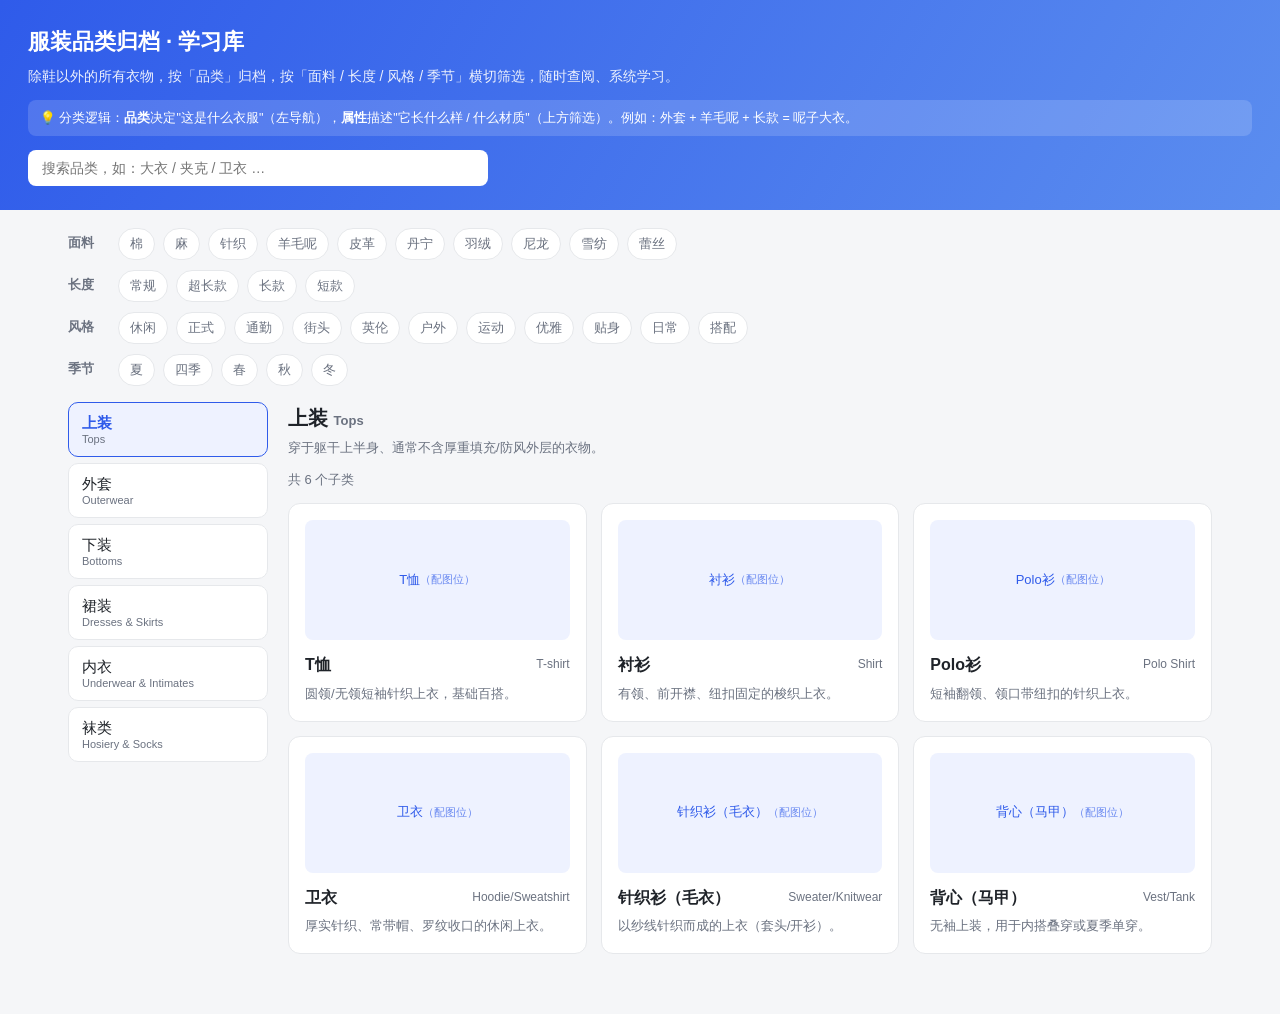
<file: cloth/index.html>
<!DOCTYPE html>
<html lang="zh-CN">
<head>
<meta charset="UTF-8" />
<meta name="viewport" content="width=device-width, initial-scale=1.0" />
<title>服装品类归档 · 学习库</title>
<style>
  :root {
    --bg: #f5f6f8;
    --panel: #ffffff;
    --ink: #1f2329;
    --sub: #6b7280;
    --line: #e6e8eb;
    --brand: #2f5bea;
    --brand-soft: #eef2ff;
    --chip: #f0f2f5;
    --chip-on: #2f5bea;
  }
  * { box-sizing: border-box; margin: 0; padding: 0; }
  body {
    font-family: -apple-system, "PingFang SC", "Microsoft YaHei", "Segoe UI", sans-serif;
    background: var(--bg); color: var(--ink); line-height: 1.6;
  }
  header { background: linear-gradient(120deg, #2f5bea, #5b8def); color: #fff; padding: 24px 28px; }
  header h1 { font-size: 22px; font-weight: 700; }
  header p { margin-top: 6px; opacity: .9; font-size: 14px; }
  .legend { margin-top: 12px; font-size: 12.5px; background: rgba(255,255,255,.15); padding: 8px 12px; border-radius: 8px; }
  .search { margin-top: 14px; }
  .search input {
    width: 100%; max-width: 460px; padding: 10px 14px; border: none; border-radius: 8px;
    font-size: 14px; outline: none;
  }
  .wrap { max-width: 1200px; margin: 0 auto; padding: 0 28px 60px; }

  /* 分面筛选条 */
  .facets { margin: 18px 0 6px; display: flex; flex-direction: column; gap: 10px; }
  .facet-row { display: flex; align-items: center; gap: 8px; flex-wrap: wrap; }
  .facet-label { font-size: 13px; color: var(--sub); min-width: 42px; font-weight: 600; }
  .fchip {
    border: 1px solid var(--line); background: var(--panel); color: var(--sub);
    font-size: 12.5px; padding: 5px 11px; border-radius: 20px; cursor: pointer; transition: .15s;
  }
  .fchip:hover { border-color: var(--brand); }
  .fchip.on { background: var(--chip-on); border-color: var(--chip-on); color: #fff; }
  .facet-reset { margin-left: auto; font-size: 12.5px; color: var(--brand); cursor: pointer; background: none; border: none; }

  .layout { display: grid; grid-template-columns: 200px 1fr; gap: 20px; margin-top: 16px; }
  nav.side { display: flex; flex-direction: column; gap: 6px; align-self: start; position: sticky; top: 16px; }
  nav.side button {
    text-align: left; padding: 11px 13px; border: 1px solid var(--line); background: var(--panel);
    border-radius: 10px; cursor: pointer; font-size: 15px; color: var(--ink); transition: .15s;
  }
  nav.side button:hover { border-color: var(--brand); }
  nav.side button.active { background: var(--brand-soft); border-color: var(--brand); color: var(--brand); font-weight: 600; }
  nav.side .en { display: block; font-size: 11px; color: var(--sub); font-weight: 400; }

  main { min-width: 0; }
  .cat-head { margin-bottom: 12px; }
  .cat-head h2 { font-size: 20px; }
  .cat-head .en { color: var(--sub); font-size: 13px; }
  .cat-head .desc { color: var(--sub); font-size: 13px; margin-top: 4px; }
  .count { color: var(--sub); font-size: 13px; margin-bottom: 12px; }

  .grid { display: grid; grid-template-columns: repeat(auto-fill, minmax(230px, 1fr)); gap: 14px; }
  .card {
    background: var(--panel); border: 1px solid var(--line); border-radius: 12px;
    padding: 16px; cursor: pointer; transition: .15s;
  }
  .card:hover { box-shadow: 0 6px 18px rgba(0,0,0,.06); transform: translateY(-2px); }
  .card .thumb {
    height: 120px; border-radius: 8px; background: var(--brand-soft);
    display: flex; align-items: center; justify-content: center; color: var(--brand);
    font-size: 13px; margin-bottom: 12px;
  }
  .card .name { font-size: 16px; font-weight: 600; display: flex; justify-content: space-between; align-items: center; }
  .card .name .en { font-size: 12px; color: var(--sub); font-weight: 400; }
  .card .lead { color: var(--sub); font-size: 13px; margin-top: 6px; }
  .card .detail { display: none; margin-top: 12px; border-top: 1px dashed var(--line); padding-top: 12px; }
  .card.open .detail { display: block; }
  .kv { font-size: 13px; margin-bottom: 8px; }
  .kv b { color: var(--ink); }
  .kv span { color: var(--sub); }
  .chips { display: flex; flex-wrap: wrap; gap: 6px; margin-top: 4px; }
  .chip { background: var(--chip); color: var(--sub); font-size: 12px; padding: 3px 9px; border-radius: 20px; }
  .empty { color: var(--sub); padding: 40px; text-align: center; }
  .loading { color: var(--sub); padding: 40px; text-align: center; }

  /* 移动端 */
  @media (max-width: 860px) {
    .layout { grid-template-columns: 1fr; }
    nav.side { position: static; flex-direction: row; flex-wrap: wrap; }
    nav.side button { flex: 1 1 30%; }
    .grid { grid-template-columns: repeat(auto-fill, minmax(150px, 1fr)); }
  }
  @media (max-width: 480px) {
    .wrap { padding: 0 14px 50px; }
    header { padding: 20px 16px; }
    nav.side button { flex: 1 1 45%; }
    .card .thumb { height: 96px; }
  }
</style>
</head>
<body>
<header>
  <h1>服装品类归档 · 学习库</h1>
  <p>除鞋以外的所有衣物，按「品类」归档，按「面料 / 长度 / 风格 / 季节」横切筛选，随时查阅、系统学习。</p>
  <div class="legend">💡 分类逻辑：<b>品类</b>决定"这是什么衣服"（左导航），<b>属性</b>描述"它长什么样 / 什么材质"（上方筛选）。例如：外套 + 羊毛呢 + 长款 = 呢子大衣。</div>
  <div class="search"><input id="q" type="text" placeholder="搜索品类，如：大衣 / 夹克 / 卫衣 …" /></div>
</header>

<div class="wrap">
  <div class="facets" id="facets"></div>
  <div class="layout">
    <nav class="side" id="nav"></nav>
    <main id="main"><div class="loading">加载分类数据中…</div></main>
  </div>
</div>

<script>
/* ============================================================
   单一事实来源：data/categories.json（与 ai-match.mjs、requirements.md 共用）
   每个子类除品类归属外，额外带 4 个横切属性（facet）：
   fabric 面料 / length 长度 / style 风格 / season 季节
   长度取值受控词表：短款 / 常规 / 长款 / 超长款
============================================================ */
let CATEGORIES = [];

/* 分面维度定义（选项从数据中动态汇总） */
const FACET_DEFS = [
  { key: "fabric", label: "面料" },
  { key: "length", label: "长度" },
  { key: "style",  label: "风格" },
  { key: "season", label: "季节" }
];
function collect(key) {
  const s = new Set();
  CATEGORIES.forEach(c => c.items.forEach(it => (it[key] || []).forEach(v => s.add(v))));
  return [...s];
}

/* 状态 */
const state = { cat: null, q: "", facets: {} };
FACET_DEFS.forEach(f => state.facets[f.key] = new Set());

/* 渲染：分面筛选条 */
const facetsEl = document.getElementById('facets');
function renderFacets() {
  facetsEl.innerHTML = FACET_DEFS.map(f => {
    const opts = collect(f.key);
    const chips = opts.map(o =>
      `<span class="fchip ${state.facets[f.key].has(o) ? 'on' : ''}" data-k="${f.key}" data-v="${o}">${o}</span>`).join('');
    return `<div class="facet-row"><span class="facet-label">${f.label}</span>${chips}
      ${state.facets[f.key].size ? `<button class="facet-reset" data-clear="${f.key}">清除</button>` : ''}</div>`;
  }).join('');
  facetsEl.querySelectorAll('.fchip').forEach(c => c.onclick = () => {
    const k = c.dataset.k, v = c.dataset.v, set = state.facets[k];
    set.has(v) ? set.delete(v) : set.add(v); renderFacets(); renderMain();
  });
  facetsEl.querySelectorAll('.facet-reset').forEach(b => b.onclick = () => {
    state.facets[b.dataset.clear].clear(); renderFacets(); renderMain();
  });
}

/* 渲染：左侧导航 */
const nav = document.getElementById('nav');
const main = document.getElementById('main');
const qEl = document.getElementById('q');
function renderNav() {
  nav.innerHTML = CATEGORIES.map(c =>
    `<button data-cat="${c.cat}" class="${c.cat === state.cat ? 'active' : ''}">${c.cat}<span class="en">${c.en}</span></button>`).join('');
  nav.querySelectorAll('button').forEach(b => b.onclick = () => { state.cat = b.dataset.cat; renderNav(); renderMain(); });
}

/* 过滤逻辑 */
function passFacets(it) {
  return FACET_DEFS.every(f => {
    const sel = state.facets[f.key];
    if (!sel.size) return true;
    return (it[f.key] || []).some(v => sel.has(v)); // 维度内 OR，维度间 AND
  });
}
function cardHTML(it) {
  const chips = [["面料", it.fabric], ["长度", it.length], ["风格", it.style], ["季节", it.season]]
    .filter(([, a]) => a && a.length)
    .map(([l, a]) => `<div class="kv"><b>${l}：</b><span class="chips">${a.map(x => `<span class="chip">${x}</span>`).join('')}</span></div>`).join('');
  return `<div class="card" onclick="this.classList.toggle('open')">
    <div class="thumb">${it.name}<br><span style="font-size:11px;opacity:.7">（配图位）</span></div>
    <div class="name">${it.name}<span class="en">${it.en}</span></div>
    <div class="lead">${it.lead}</div>
    <div class="detail">
      <div class="kv"><b>定义：</b><span>${it.def}</span></div>
      <div class="kv"><b>核心特点：</b><span>${it.features}</span></div>
      ${chips}
    </div>
  </div>`;
}
function renderMain() {
  const kw = state.q.trim().toLowerCase();
  const cat = CATEGORIES.find(c => c.cat === state.cat);
  if (!cat) { main.innerHTML = `<div class="empty">分类数据未加载。</div>`; return; }
  const items = cat.items.filter(it =>
    passFacets(it) &&
    (!kw || it.name.toLowerCase().includes(kw) || it.en.toLowerCase().includes(kw) || it.lead.toLowerCase().includes(kw)));
  const activeF = FACET_DEFS.filter(f => state.facets[f.key].size).map(f => [...state.facets[f.key]].join('/')).join(' · ');
  if (!items.length) { main.innerHTML = `<div class="empty">当前筛选（${activeF || '无'}）下没有匹配的品类。</div>`; return; }
  main.innerHTML = `
    <div class="cat-head"><h2>${cat.cat} <span class="en">${cat.en}</span></h2><div class="desc">${cat.desc}</div></div>
    <div class="count">共 ${items.length} 个子类${activeF ? ` · 已筛选：${activeF}` : ''}</div>
    <div class="grid">${items.map(cardHTML).join('')}</div>`;
}

qEl.oninput = e => { state.q = e.target.value; renderMain(); };

/* 初始化：拉取唯一数据源 */
async function init() {
  try {
    const res = await fetch('./data/categories.json');
    if (!res.ok) throw new Error('HTTP ' + res.status);
    CATEGORIES = await res.json();
    state.cat = CATEGORIES[0].cat;
    renderFacets(); renderNav(); renderMain();
  } catch (e) {
    main.innerHTML = `<div class="empty">分类数据加载失败：${e.message}<br>请通过本地服务器打开（如 <code>python3 -m http.server</code>），不要用 file:// 直接打开。</div>`;
  }
}
init();
</script>
</body>
</html>
</file>
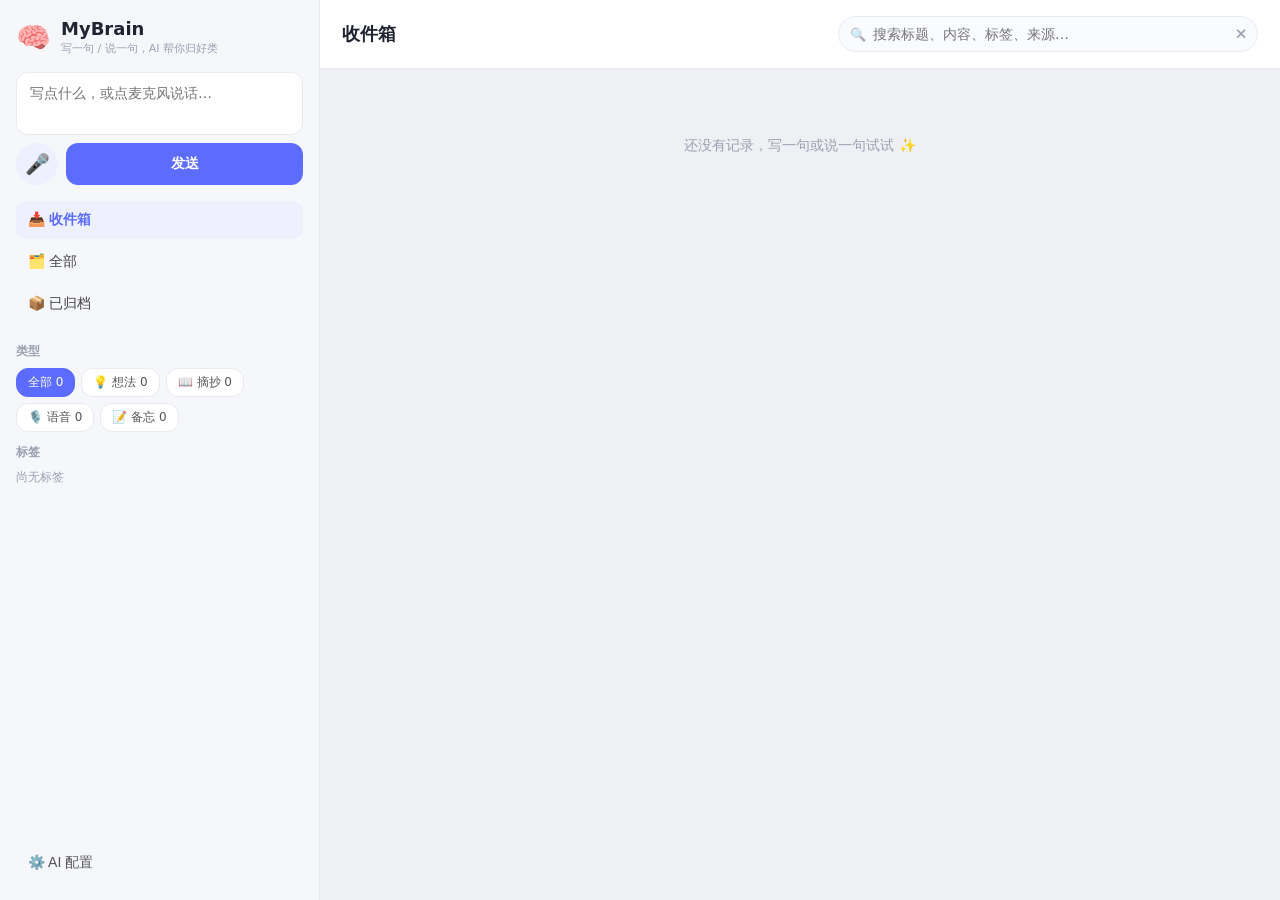
<file: idea/index.html>
<!DOCTYPE html>
<html lang="zh-CN">
<head>
  <meta charset="UTF-8" />
  <meta name="viewport" content="width=device-width, initial-scale=1.0, maximum-scale=1.0, user-scalable=no" />
  <title>MyBrain · 速记工作台</title>
  <link rel="stylesheet" href="styles.css" />
</head>
<body>
  <div class="app">
    <!-- 侧栏：速记 + 检索（PC 左栏 / 移动端顶部堆叠） -->
    <aside class="sidebar">
      <div class="brand">
        <span class="logo">🧠</span>
        <div>
          <h1>MyBrain</h1>
          <p>写一句 / 说一句，AI 帮你归好类</p>
        </div>
      </div>

      <!-- 速记输入框 -->
      <div class="capture">
        <textarea id="input" class="input" rows="2" placeholder="写点什么，或点麦克风说话…"></textarea>
        <div class="capture-actions">
          <button id="micBtn" class="mic" title="语音输入">🎤</button>
          <button id="sendBtn" class="send">发送</button>
        </div>
      </div>

      <div id="recHint" class="rec-hint">🎙️ 正在听… 再次点击麦克风结束</div>

      <!-- 视图导航 -->
      <nav class="nav">
        <button class="nav-item active" data-nav="inbox">📥 收件箱</button>
        <button class="nav-item" data-nav="all">🗂️ 全部</button>
        <button class="nav-item" data-nav="archived">📦 已归档</button>
      </nav>

      <!-- 类型筛选 -->
      <div class="filters">
        <div class="filter-title">类型</div>
        <div class="chips" id="typeChips"></div>
        <div class="filter-title">标签</div>
        <div class="chips" id="tagCloud"><span class="muted-sm">尚无标签</span></div>
      </div>

      <button id="settingsBtn" class="settings-link">⚙️ AI 配置</button>
    </aside>

    <!-- 主区：搜索 + 条目流 -->
    <main class="main">
      <header class="main-head">
        <h2 id="viewTitle">收件箱</h2>
        <div class="search">
          <span class="search-ic">🔍</span>
          <input id="search" placeholder="搜索标题、内容、标签、来源…" />
          <button id="clearSearch" class="clear-search hidden">✕</button>
        </div>
      </header>
      <section id="feed" class="feed"></section>
    </main>
  </div>

  <!-- 设置弹层 -->
  <div id="settingsModal" class="modal hidden">
    <div class="modal-card">
      <div class="modal-head">
        <h2>AI 配置</h2>
        <button id="closeSettings" class="icon-btn">✕</button>
      </div>
      <p class="modal-sub">接入你本地的 AI（OpenAI 兼容接口），用于自动分类与整理。</p>
      <label>API 地址（Base URL）
        <input id="cfgBase" class="field" placeholder="http://localhost:8000/v1" />
      </label>
      <label>API Key
        <input id="cfgKey" class="field" type="password" placeholder="sk-...（本地可留空）" />
      </label>
      <label>模型名
        <input id="cfgModel" class="field" placeholder="如 gpt-4o-mini / local-model" />
      </label>
      <label>语音处理方式
        <select id="cfgVoice" class="field">
          <option value="recorder">录音后自动处理（推荐，全浏览器可用）</option>
          <option value="speech">浏览器实时转写（Chrome/Edge，需联网）</option>
        </select>
      </label>
      <label class="check">
        <input id="cfgJson" type="checkbox" checked /> 要求模型以 JSON 输出（如接口不支持请取消）
      </label>
      <button id="saveCfg" class="btn primary block">保存</button>
      <p id="cfgStatus" class="cfg-status"></p>
    </div>
  </div>

  <div id="toast" class="toast"></div>
  <script src="app.js"></script>
</body>
</html>
</file>
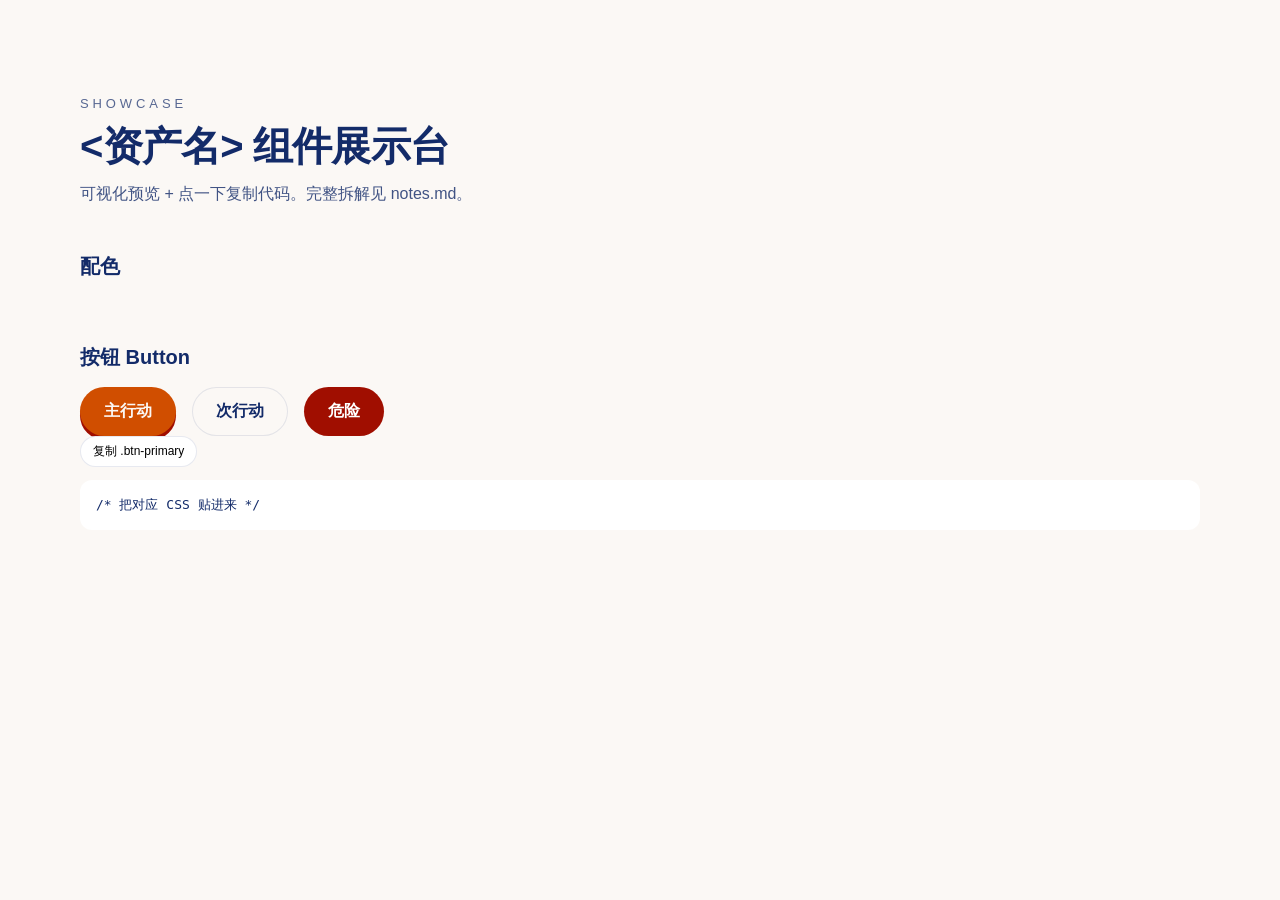
<file: ui/_template/index.html>
<!doctype html>
<html lang="zh-CN">
<head>
<meta charset="utf-8" />
<meta name="viewport" content="width=device-width, initial-scale=1" />
<title>展示台 · <资产名></title>
<!-- 字体（按 notes.md 的字体策略引入，外链或本地 fonts/） -->
<link rel="stylesheet" href="tokens.css" />
<link rel="stylesheet" href="components.css" />
<style>
  /* 仅在展示台用的页面骨架样式，不进组件库 */
  body{margin:0;font-family:var(--sc,sans-serif);background:var(--paper,#fbf8f5);color:var(--ink,#132b69)}
  .wrap{max-width:1120px;margin:0 auto;padding:48px 24px}
  .sec{margin:48px 0}
  .sec h2{font-size:20px;margin:0 0 16px}
  .row{display:flex;flex-wrap:wrap;gap:16px;align-items:center}
  .swatch{width:64px;height:64px;border-radius:12px;box-shadow:inset 0 0 0 1px rgba(0,0,0,.1)}
  /* 复制按钮（演示用，可删） */
  .copy{margin-left:auto;font-size:12px;padding:6px 12px;border:1px solid var(--line,#ccc);border-radius:999px;background:#fff;cursor:pointer}
  pre{background:#fff;border-radius:12px;padding:16px;overflow:auto;font-size:13px}
</style>
</head>
<body>
  <div class="wrap">
    <header class="sec">
      <p class="eyebrow">SHOWCASE</p>
      <h1 class="title-lg"><资产名> 组件展示台</h1>
      <p class="lede">可视化预览 + 点一下复制代码。完整拆解见 notes.md。</p>
    </header>

    <!-- 1. 色板 -->
    <section class="sec">
      <h2>配色</h2>
      <div class="row" id="palette"><!-- JS 或手写色块 --></div>
    </section>

    <!-- 2. 组件演示：每个组件一个 .sec，按 notes.md 覆盖的来 -->
    <section class="sec">
      <h2>按钮 Button</h2>
      <div class="row">
        <button class="btn btn-primary">主行动</button>
        <button class="btn btn-ghost">次行动</button>
        <button class="btn btn-danger">危险</button>
      </div>
      <button class="copy" data-copy=".btn-primary">复制 .btn-primary</button>
      <pre><code>/* 把对应 CSS 贴进来 */</code></pre>
    </section>

    <!-- 3. 继续加更多组件区块…… -->
  </div>

  <script>
    // 可选：点复制按钮把对应代码复制到剪贴板
    document.querySelectorAll('.copy').forEach(b=>{
      b.addEventListener('click',()=>{
        const sel=b.dataset.copy;
        const el=document.querySelector(sel);
        if(el) navigator.clipboard.writeText(el.outerHTML+'\n/* 样式见 components.css */');
      });
    });
  </script>
</body>
</html>
</file>
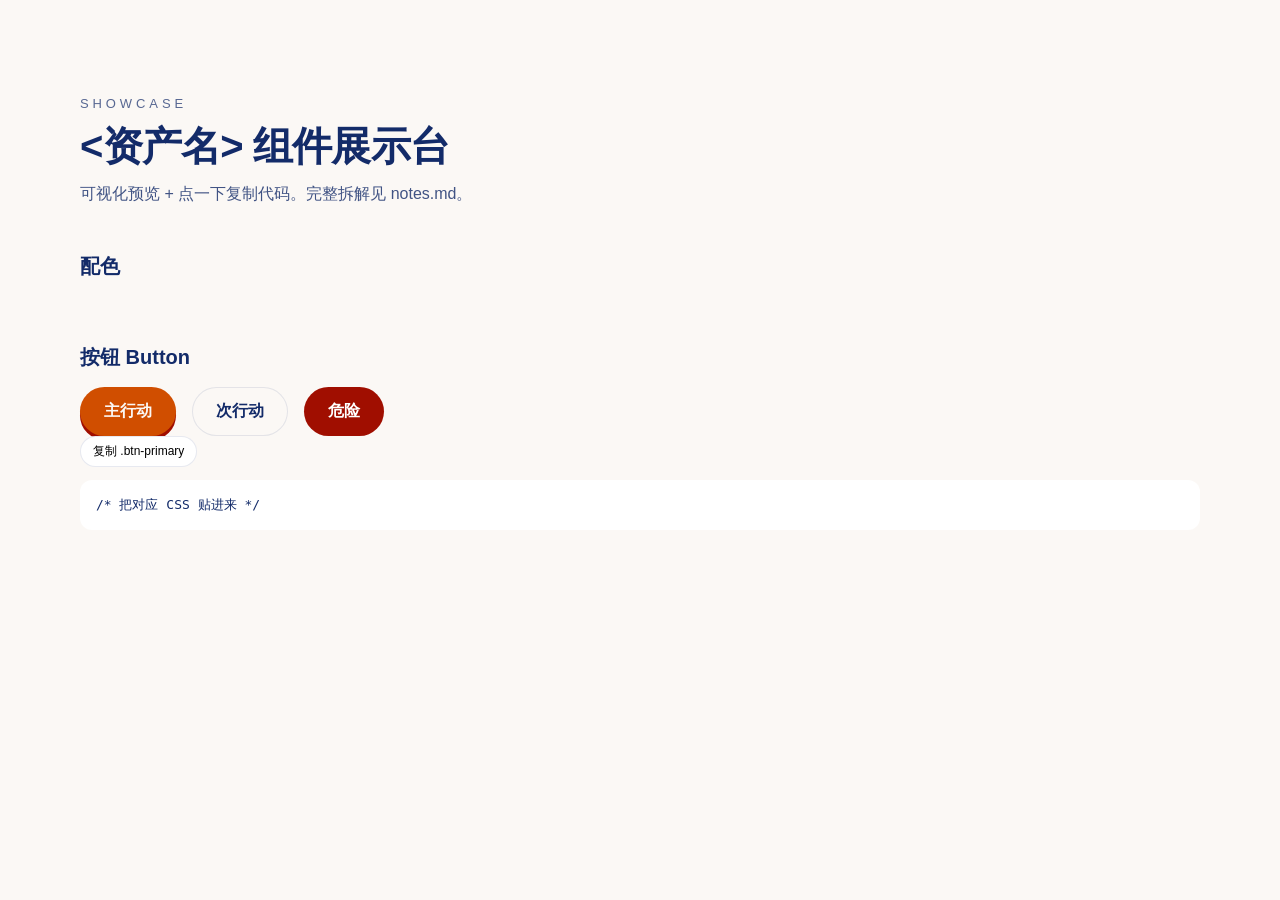
<file: UI/_template/index.html>
<!doctype html>
<html lang="zh-CN">
<head>
<meta charset="utf-8" />
<meta name="viewport" content="width=device-width, initial-scale=1" />
<title>展示台 · <资产名></title>
<!-- 字体（按 notes.md 的字体策略引入，外链或本地 fonts/） -->
<link rel="stylesheet" href="ui-kit.css" />
<link rel="stylesheet" href="ui-components.css" />
<style>
  /* 仅在展示台用的页面骨架样式，不进组件库 */
  body{margin:0;font-family:var(--sc,sans-serif);background:var(--paper,#fbf8f5);color:var(--ink,#132b69)}
  .wrap{max-width:1120px;margin:0 auto;padding:48px 24px}
  .sec{margin:48px 0}
  .sec h2{font-size:20px;margin:0 0 16px}
  .row{display:flex;flex-wrap:wrap;gap:16px;align-items:center}
  .swatch{width:64px;height:64px;border-radius:12px;box-shadow:inset 0 0 0 1px rgba(0,0,0,.1)}
  /* 复制按钮（演示用，可删） */
  .copy{margin-left:auto;font-size:12px;padding:6px 12px;border:1px solid var(--line,#ccc);border-radius:999px;background:#fff;cursor:pointer}
  pre{background:#fff;border-radius:12px;padding:16px;overflow:auto;font-size:13px}
</style>
</head>
<body>
  <div class="wrap">
    <header class="sec">
      <p class="eyebrow">SHOWCASE</p>
      <h1 class="title-lg"><资产名> 组件展示台</h1>
      <p class="lede">可视化预览 + 点一下复制代码。完整拆解见 notes.md。</p>
    </header>

    <!-- 1. 色板 -->
    <section class="sec">
      <h2>配色</h2>
      <div class="row" id="palette"><!-- JS 或手写色块 --></div>
    </section>

    <!-- 2. 组件演示：每个组件一个 .sec，按 notes.md 覆盖的来 -->
    <section class="sec">
      <h2>按钮 Button</h2>
      <div class="row">
        <button class="btn btn-primary">主行动</button>
        <button class="btn btn-ghost">次行动</button>
        <button class="btn btn-danger">危险</button>
      </div>
      <button class="copy" data-copy=".btn-primary">复制 .btn-primary</button>
      <pre><code>/* 把对应 CSS 贴进来 */</code></pre>
    </section>

    <!-- 3. 继续加更多组件区块…… -->
  </div>

  <script>
    // 可选：点复制按钮把对应代码复制到剪贴板
    document.querySelectorAll('.copy').forEach(b=>{
      b.addEventListener('click',()=>{
        const sel=b.dataset.copy;
        const el=document.querySelector(sel);
        if(el) navigator.clipboard.writeText(el.outerHTML+'\n/* 样式见 components.css */');
      });
    });
  </script>
</body>
</html>
</file>
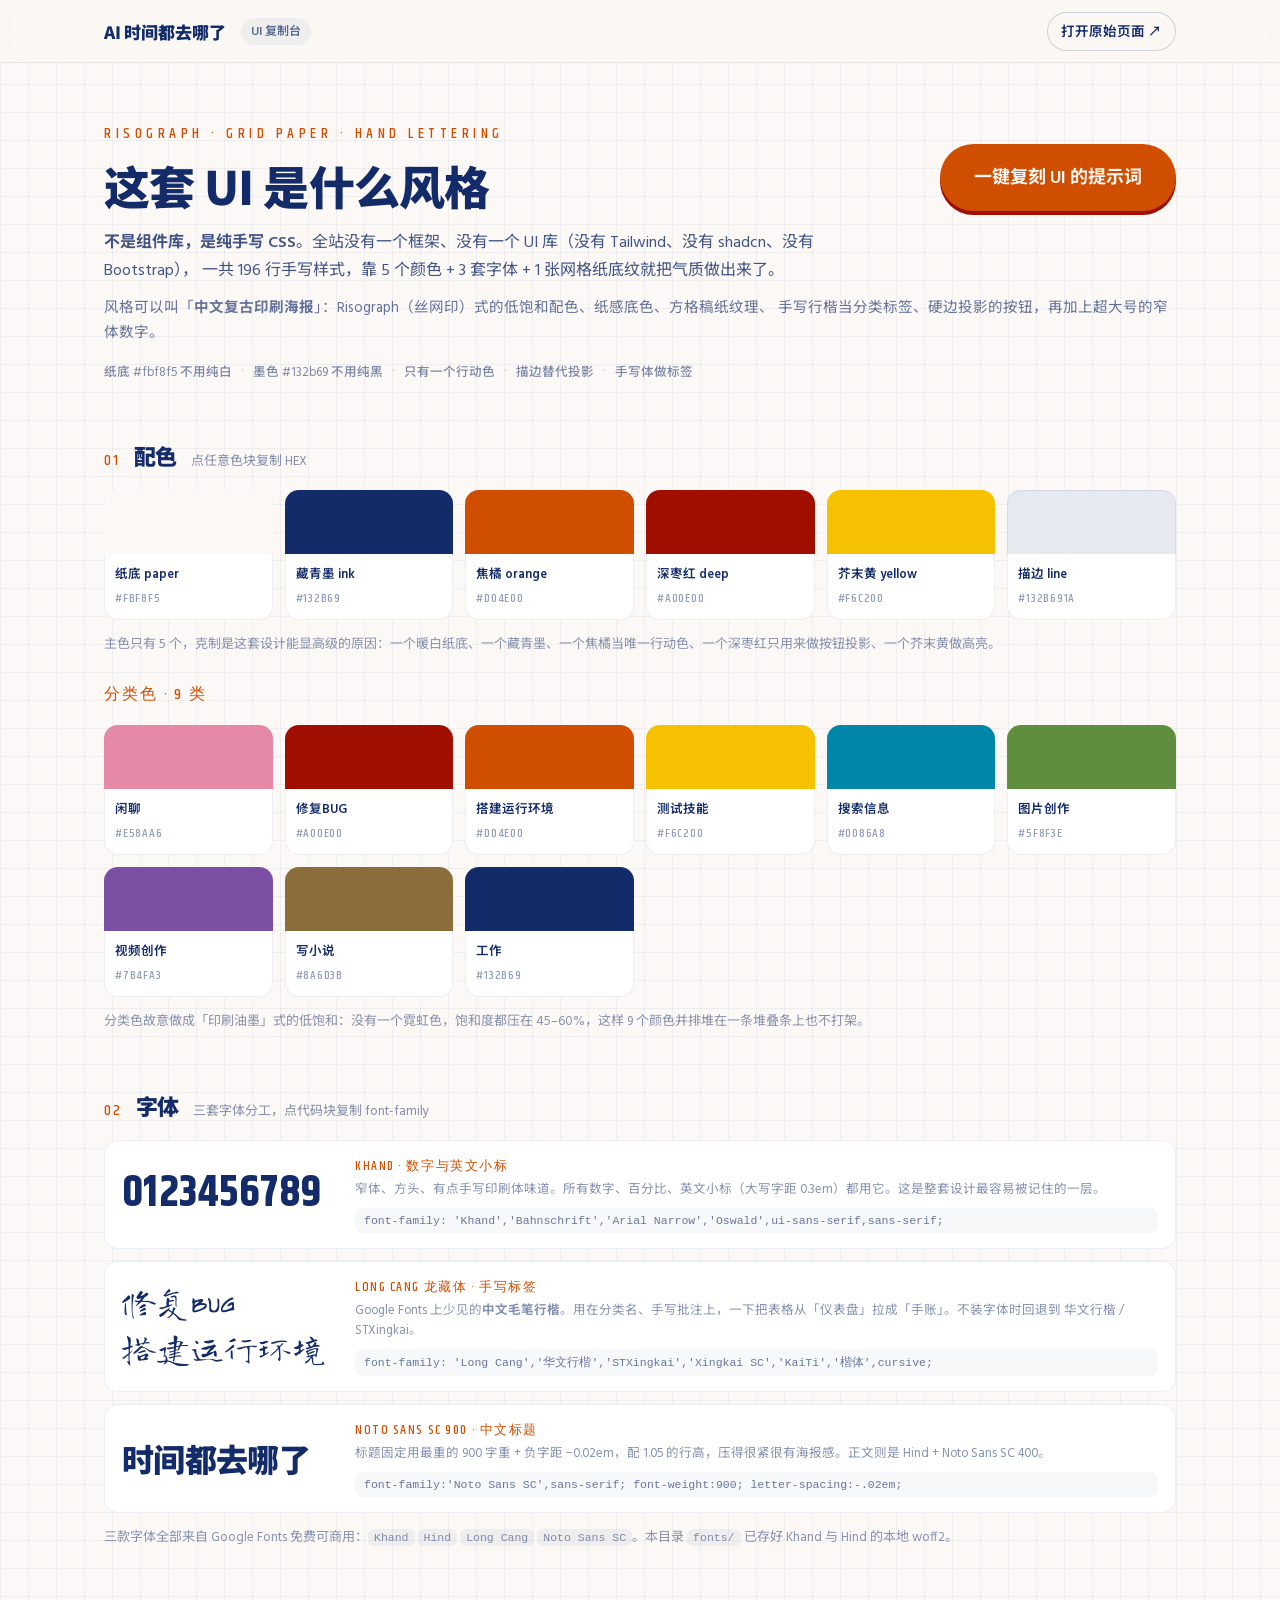
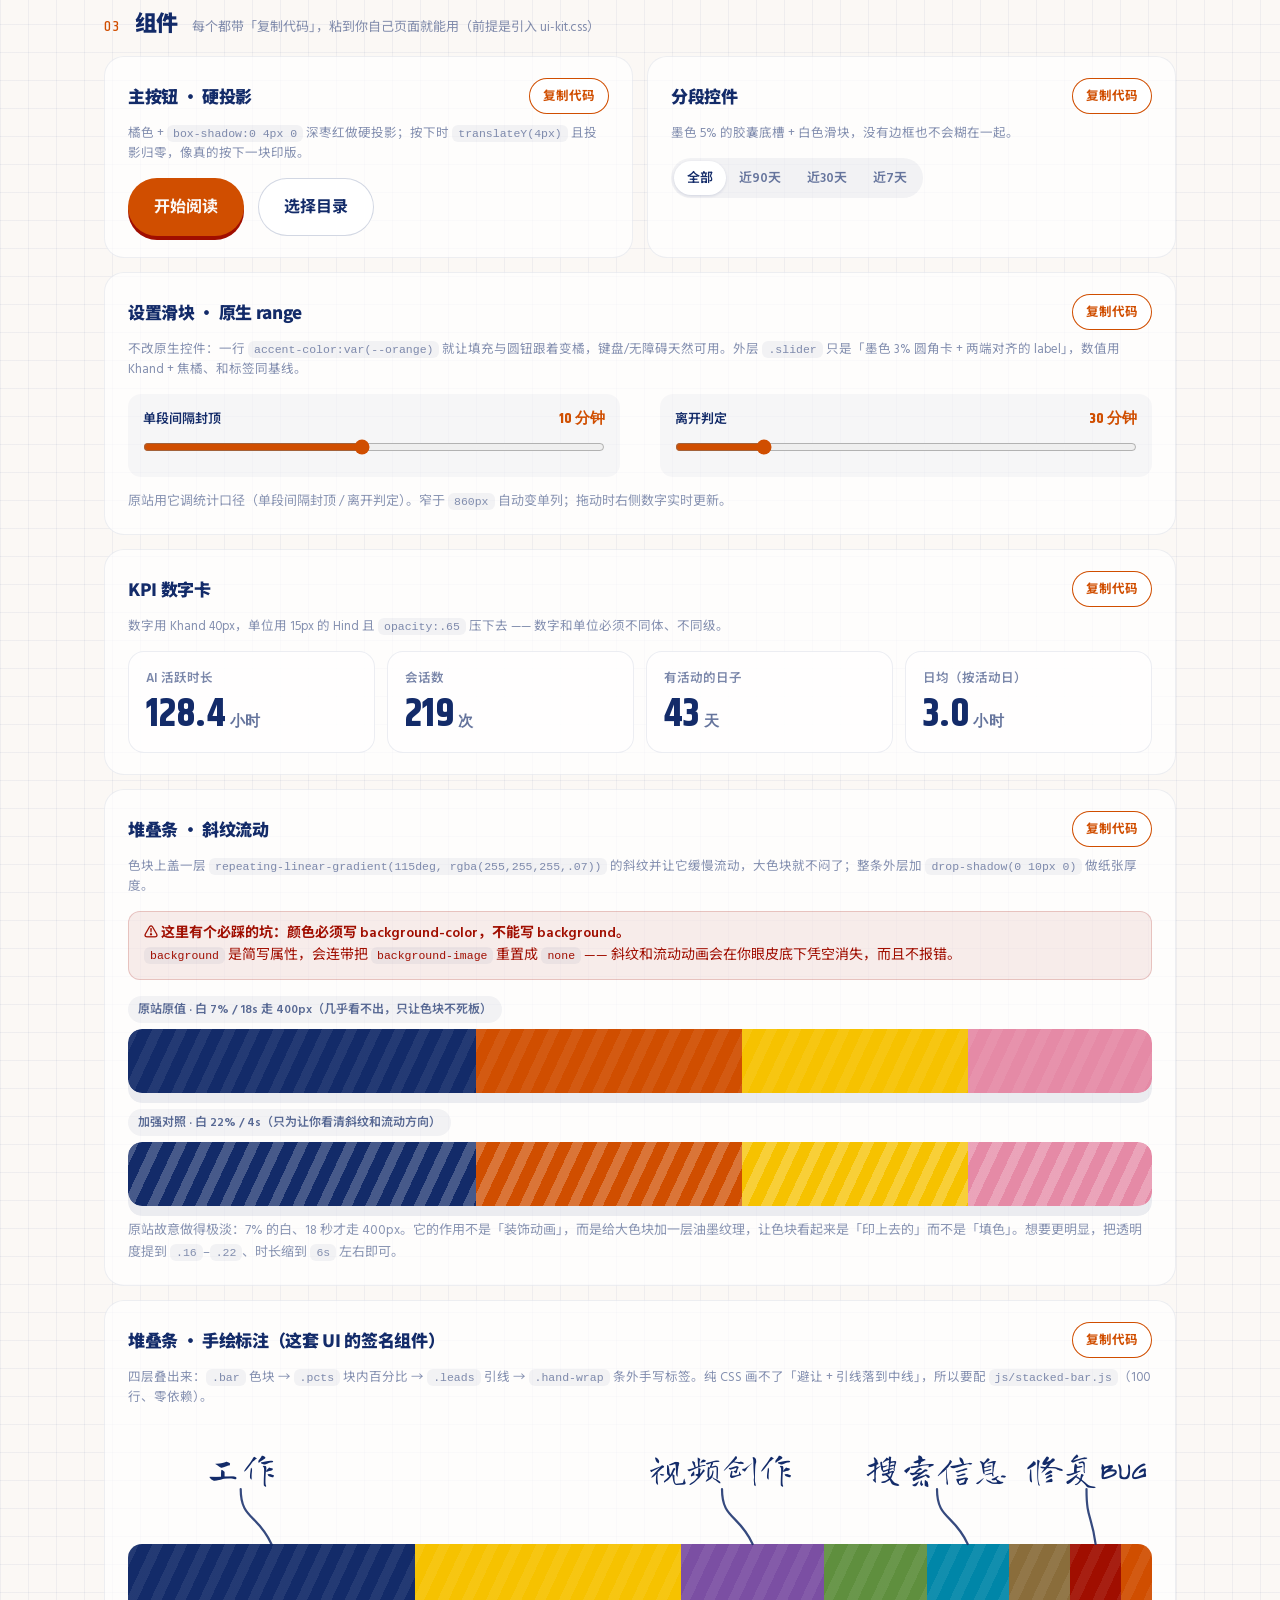
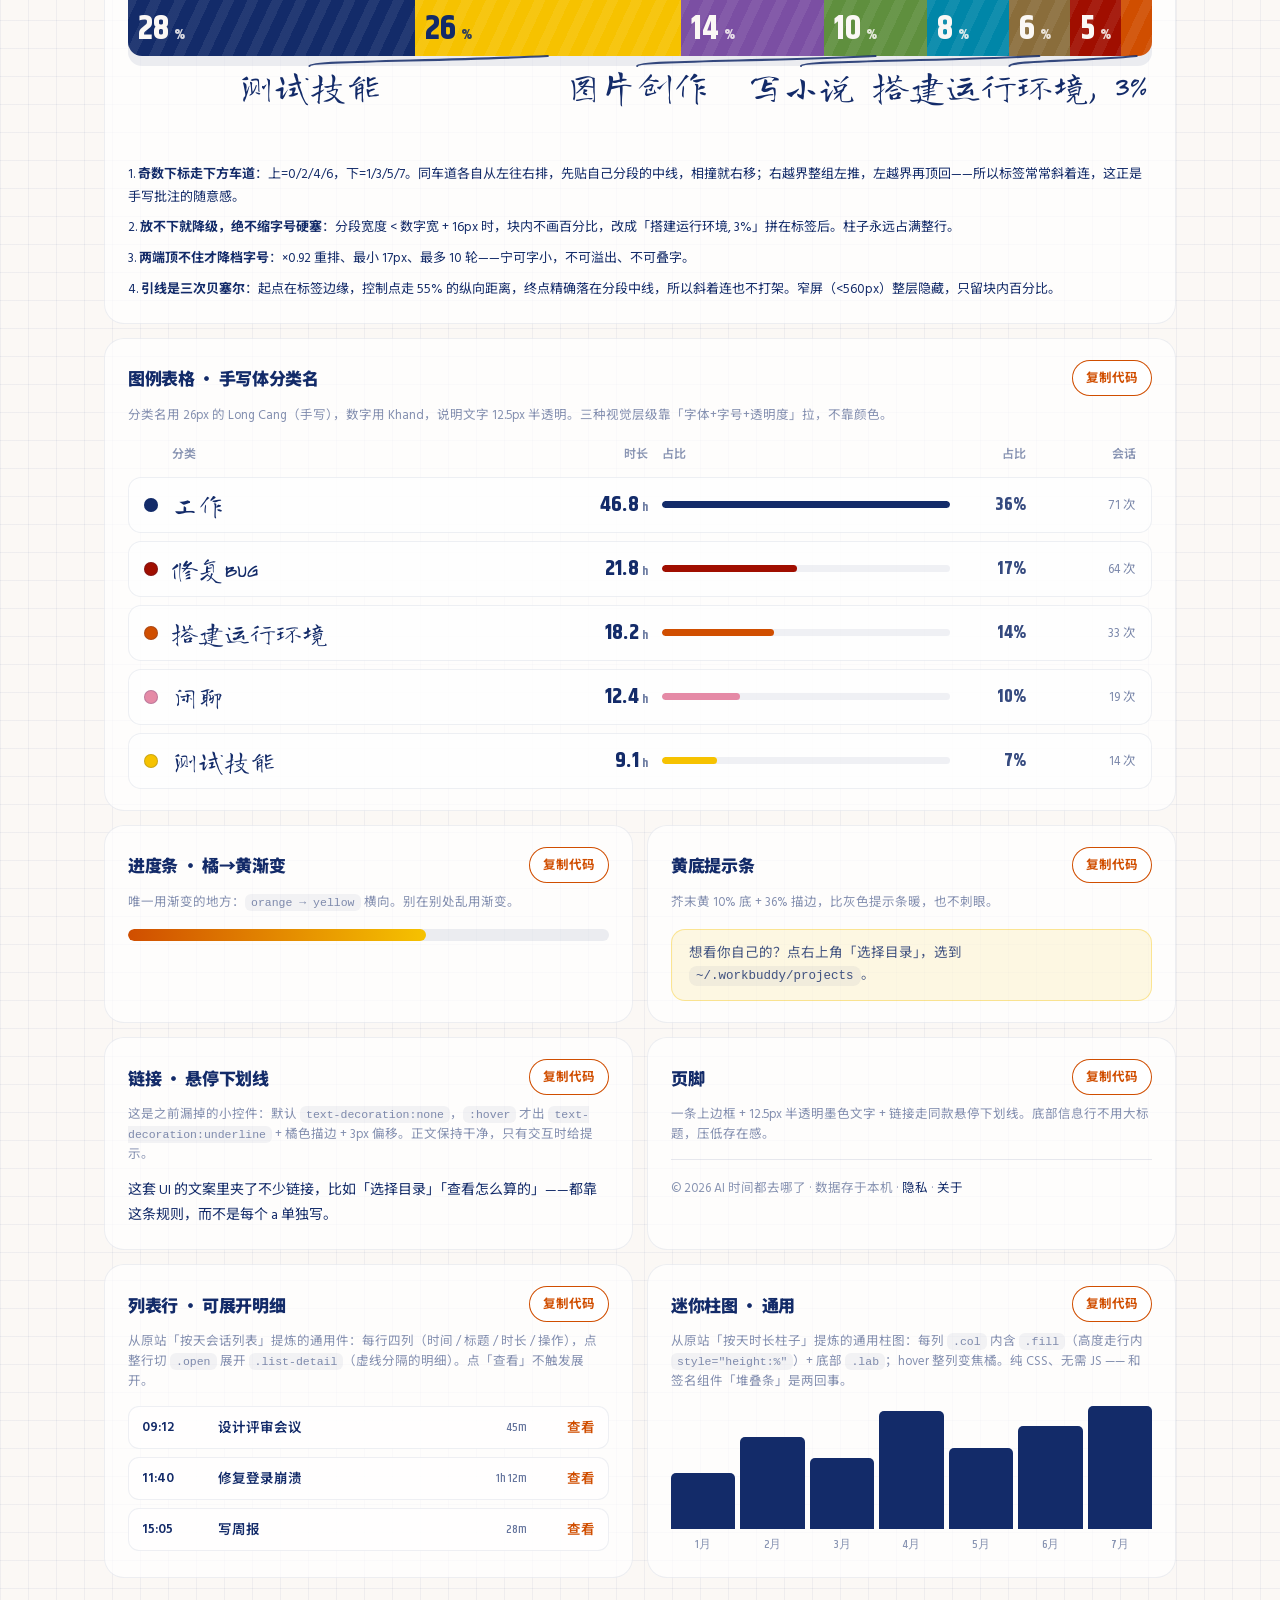
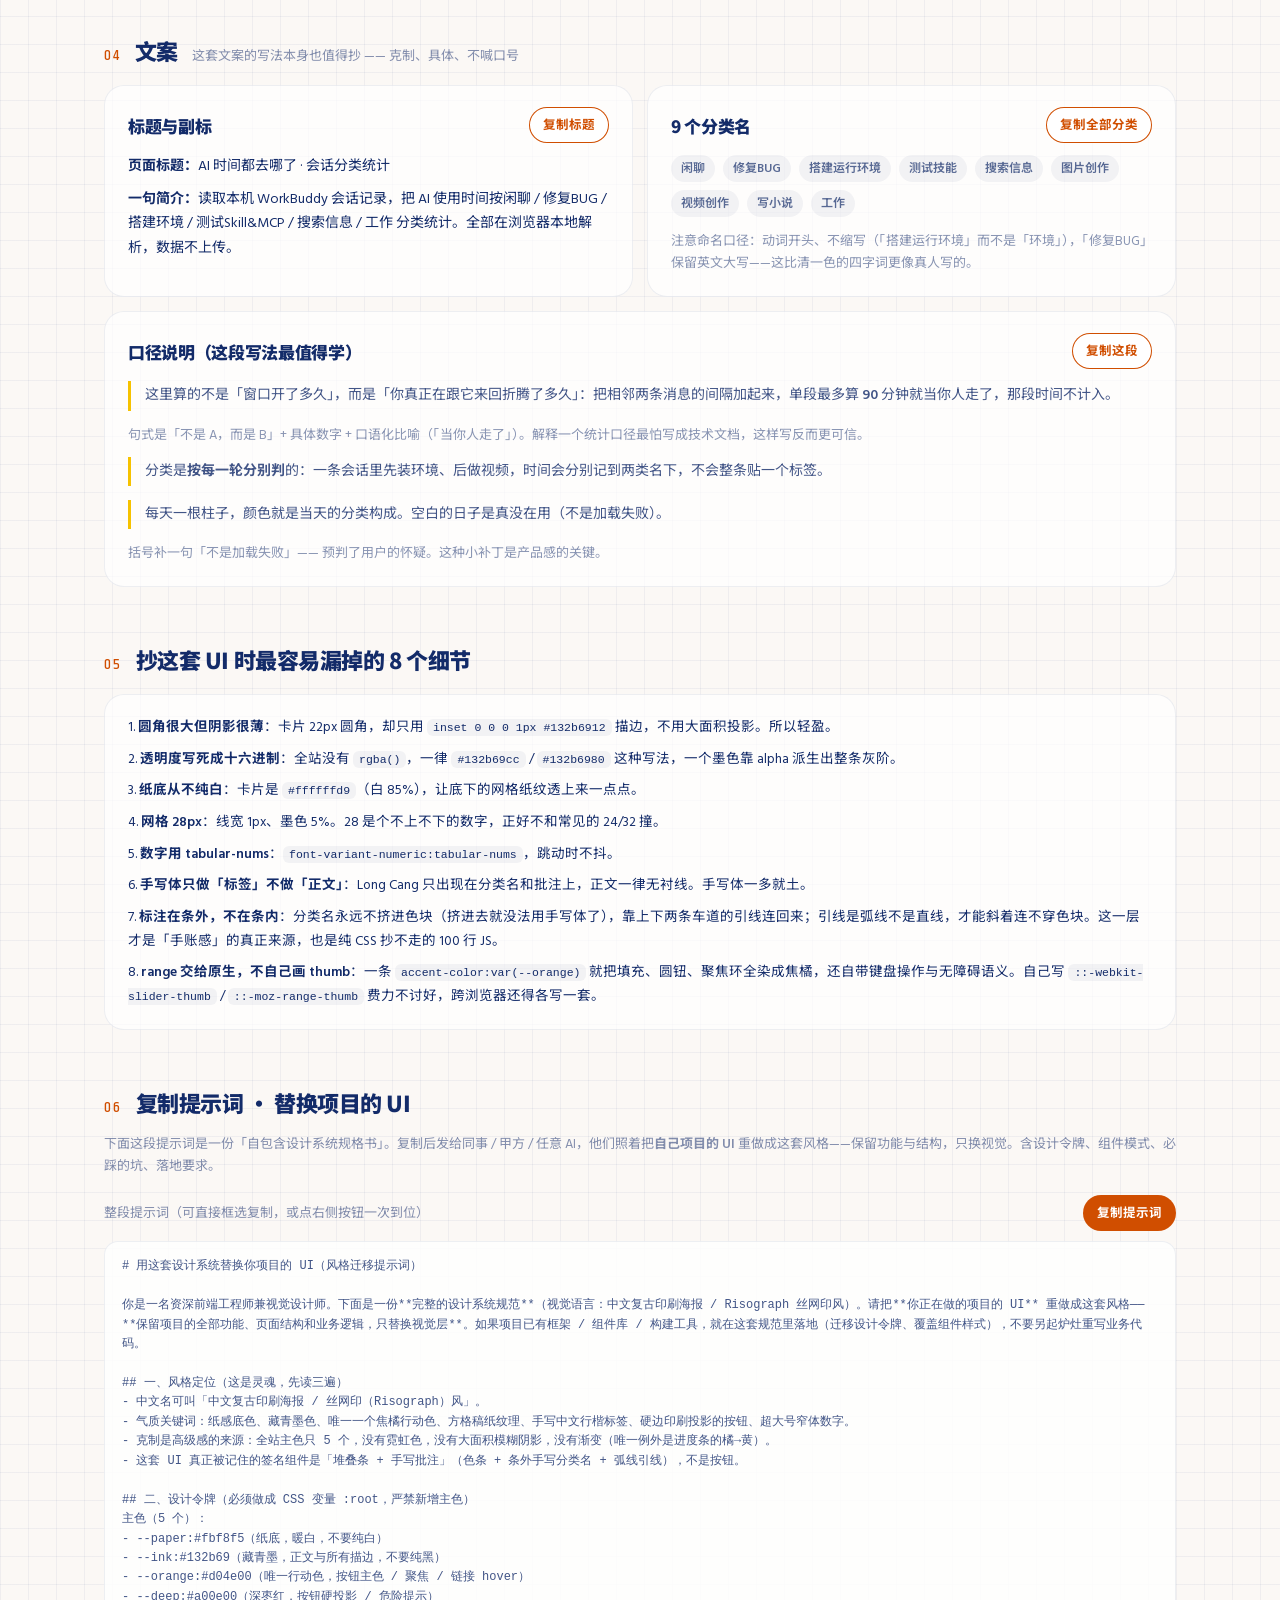
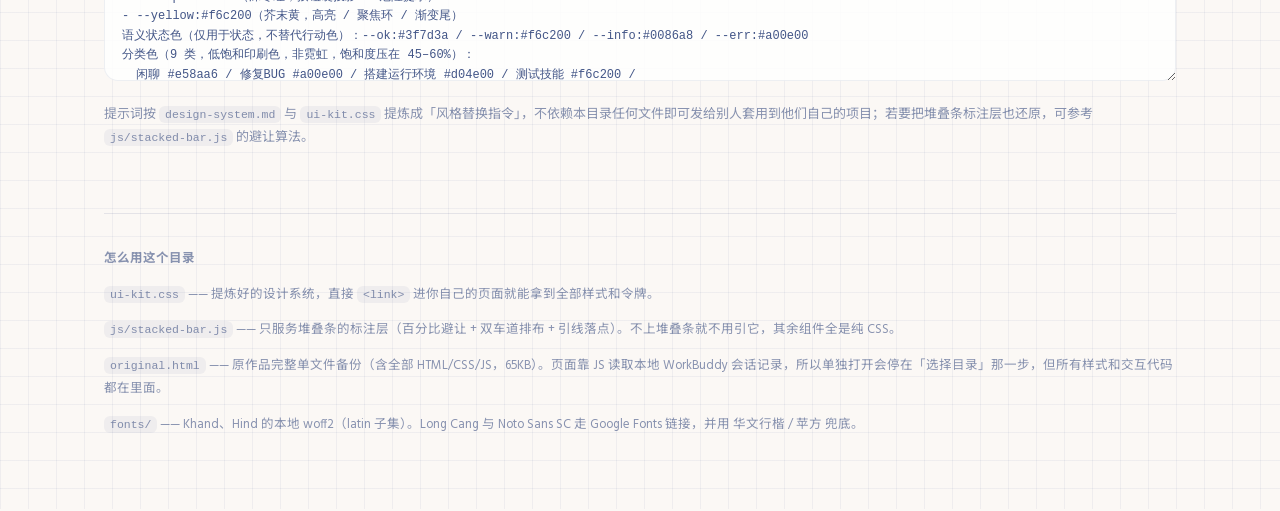
<file: UI/丝网印手绘/index.html>
<!doctype html>
<html lang="zh-CN">
<head>
<meta charset="UTF-8" />
<meta name="viewport" content="width=device-width, initial-scale=1.0" />
<meta name="color-scheme" content="light" />
<title>UI 复制台 · AI 时间都去哪了</title>
<link rel="preconnect" href="https://fonts.googleapis.com" />
<link rel="preconnect" href="https://fonts.gstatic.com" crossorigin />
<link rel="stylesheet" href="https://fonts.googleapis.com/css2?family=Long+Cang&family=Noto+Sans+SC:wght@400;700;900&display=swap" />
<link rel="stylesheet" href="ui-kit.css" />
<style>
  /* 复制台自身的排版，复用 ui-kit.css 的令牌 */
  .sec{margin:56px 0 0}
  .sec > .hd{display:flex;align-items:baseline;gap:14px;flex-wrap:wrap;margin-bottom:18px}
  .sec > .hd h2{font-size:22px;margin:0}
  .sec > .hd .idx{font-family:var(--numf);font-size:15px;color:var(--orange);letter-spacing:.12em}
  .sec > .hd p{margin:0;font-size:13px;color:#132b6985}

  .swatches{display:grid;grid-template-columns:repeat(auto-fill,minmax(150px,1fr));gap:12px}
  .sw{cursor:pointer;border-radius:14px;overflow:hidden;background:#fff;box-shadow:inset 0 0 0 1px #132b6914;transition:transform .12s}
  .sw:hover{transform:translateY(-2px)}
  .sw .chip{height:64px}
  .sw .meta{padding:9px 11px}
  .sw .meta b{display:block;font-size:12.5px;font-weight:600}
  .sw .meta span{font-family:var(--numf);font-size:12.5px;color:#132b6975;letter-spacing:.06em}

  .fonts{display:grid;gap:12px}
  .fcard{display:grid;grid-template-columns:215px 1fr;gap:18px;align-items:center;padding:16px 18px;border-radius:14px;background:#fff;box-shadow:inset 0 0 0 1px #132b6914}
  .fcard .demo{font-size:30px;line-height:1.2}
  .fcard .nm{font-family:var(--numf);font-size:13px;letter-spacing:.12em;color:var(--orange);text-transform:uppercase}
  .fcard .desc{font-size:12.5px;color:#132b6985;margin-top:4px;line-height:1.6}
  .fcard .code{margin-top:8px;font-family:ui-monospace,Consolas,monospace;font-size:11.5px;color:#132b69a0;background:#132b6908;border-radius:8px;padding:6px 9px;word-break:break-all;cursor:pointer}

  .demo-box{display:flex;flex-wrap:wrap;align-items:center;gap:14px}
  .spec{display:grid;grid-template-columns:1fr 1fr;gap:14px}
  @media(max-width:820px){.spec{grid-template-columns:1fr}.fcard{grid-template-columns:1fr}}

  .copybar{display:flex;justify-content:space-between;align-items:center;gap:10px;margin:0 0 10px}
  .btn-copy{padding:7px 14px;border-radius:999px;font-size:12.5px;font-weight:700;box-shadow:inset 0 0 0 1px var(--orange);color:var(--orange);background:#fff}
  .btn-copy:hover{background:var(--orange);color:#fff}
  .btn-copy.done{background:#5f8f3e;color:#fff;box-shadow:none}

  /* 复刻提示词文本框 */
  .prompt-box{width:100%;height:440px;resize:vertical;font-family:ui-monospace,Consolas,monospace;
    font-size:12px;line-height:1.62;color:#132b69cc;background:#ffffffd9;border:none;border-radius:14px;
    padding:16px 18px;box-shadow:inset 0 0 0 1px #132b6912;white-space:pre-wrap;word-break:break-word;overflow:auto}
  .prompt-box:focus{outline:3px solid var(--yellow);outline-offset:3px}

  /* 顶部一键复刻按钮（红框位置：标题右侧） */
  .hero-head{display:flex;justify-content:space-between;align-items:flex-end;gap:24px;flex-wrap:wrap}
  .copy-ui-btn{font-size:18px;padding:18px 34px;white-space:nowrap}
  @media(max-width:680px){.hero-head{align-items:flex-start}.copy-ui-btn{width:100%}}

  .txt{display:grid;gap:8px;font-size:14px;line-height:1.75}
  .txt .k{font-family:var(--hand);font-size:22px;color:var(--ink)}
  .quote{border-left:3px solid var(--yellow);padding:2px 0 2px 14px;color:#132b69cc;font-size:14px;line-height:1.8}
  .kbd{font-family:ui-monospace,Consolas,monospace;font-size:11.5px;background:#132b690d;border-radius:6px;padding:2px 6px}
  .toast{position:fixed;left:50%;bottom:34px;transform:translate(-50%,14px);background:#132b69;color:var(--paper);
    padding:11px 20px;border-radius:999px;font-size:13.5px;font-weight:600;opacity:0;pointer-events:none;
    transition:opacity .2s,transform .2s;z-index:99}
  .toast.show{opacity:1;transform:translate(-50%,0)}
  /* 加强对照条：只为演示，透明度与时长都放大了，不是原站数值 */
  .seg-strong{
    background-image:repeating-linear-gradient(115deg,rgba(255,255,255,.22) 0 10px,transparent 10px 22px)!important;
    animation:drift 4s linear infinite!important;
  }
  .foot{margin:64px 0 0;padding:22px 0 60px;border-top:1px solid var(--line);font-size:12.5px;line-height:1.85;color:#132b6980}
</style>
</head>
<body class="paper">

<header class="topbar">
  <div class="wrap inner">
    <span class="brand">AI 时间都去哪了</span>
    <span class="badge">UI 复制台</span>
    <span style="flex:1"></span>
    <a class="icon-btn" href="original.html" target="_blank">打开原始页面 ↗</a>
  </div>
</header>

<main class="wrap">

  <section class="sec" style="margin-top:44px">
    <div class="hero-head">
      <div>
        <p class="eyebrow">Risograph · Grid Paper · Hand Lettering</p>
        <h1 class="title-lg">这套 UI 是什么风格</h1>
      </div>
      <button class="btn btn-primary copy-ui-btn" id="copyUiPrompt">一键复刻 UI 的提示词</button>
    </div>
    <p class="sub">
      <b>不是组件库，是纯手写 CSS</b>。全站没有一个框架、没有一个 UI 库（没有 Tailwind、没有 shadcn、没有 Bootstrap），
      一共 196 行手写样式，靠 5 个颜色 + 3 套字体 + 1 张网格纸底纹就把气质做出来了。
    </p>
    <p class="lede">
      风格可以叫「<b>中文复古印刷海报</b>」：Risograph（丝网印）式的低饱和配色、纸感底色、方格稿纸纹理、
      手写行楷当分类标签、硬边投影的按钮，再加上超大号的窄体数字。
    </p>
    <div class="chips" style="margin-top:16px">
      <li>纸底 #fbf8f5 不用纯白</li>
      <li>墨色 #132b69 不用纯黑</li>
      <li>只有一个行动色</li>
      <li>描边替代投影</li>
      <li>手写体做标签</li>
    </div>
  </section>

  <!-- 01 配色 -->
  <section class="sec">
    <div class="hd">
      <span class="idx">01</span><h2>配色</h2>
      <p>点任意色块复制 HEX</p>
    </div>
    <div class="swatches" id="swatches1"></div>
    <p class="note">主色只有 5 个，克制是这套设计能显高级的原因：一个暖白纸底、一个藏青墨、一个焦橘当唯一行动色、一个深枣红只用来做按钮投影、一个芥末黄做高亮。</p>

    <div class="hd" style="margin-top:26px"><h2 style="font-size:16px;font-family:var(--numf);letter-spacing:.14em;text-transform:uppercase;font-weight:500;color:var(--orange)">分类色 · 9 类</h2></div>
    <div class="swatches" id="swatches2"></div>
    <p class="note">分类色故意做成「印刷油墨」式的低饱和：没有一个霓虹色，饱和度都压在 45–60%，这样 9 个颜色并排堆在一条堆叠条上也不打架。</p>
  </section>

  <!-- 02 字体 -->
  <section class="sec">
    <div class="hd">
      <span class="idx">02</span><h2>字体</h2>
      <p>三套字体分工，点代码块复制 font-family</p>
    </div>
    <div class="fonts">
      <div class="fcard">
        <div class="demo num" style="font-size:44px">0123456789</div>
        <div>
          <div class="nm">Khand · 数字与英文小标</div>
          <div class="desc">窄体、方头、有点手写印刷体味道。所有数字、百分比、英文小标（大写字距 0.3em）都用它。这是整套设计最容易被记住的一层。</div>
          <div class="code" data-copy="'Khand','Bahnschrift','Arial Narrow','Oswald',ui-sans-serif,sans-serif">font-family: 'Khand','Bahnschrift','Arial Narrow','Oswald',ui-sans-serif,sans-serif;</div>
        </div>
      </div>
      <div class="fcard">
        <div class="demo" style="font-family:var(--hand);font-size:34px;line-height:1.35">修复BUG<br>搭建运行环境</div>
        <div>
          <div class="nm">Long Cang 龙藏体 · 手写标签</div>
          <div class="desc">Google Fonts 上少见的<b>中文毛笔行楷</b>。用在分类名、手写批注上，一下把表格从「仪表盘」拉成「手账」。不装字体时回退到 华文行楷 / STXingkai。</div>
          <div class="code" data-copy="'Long Cang','华文行楷','STXingkai','Xingkai SC','KaiTi','楷体','STKaiti','Kaiti SC',cursive">font-family: 'Long Cang','华文行楷','STXingkai','Xingkai SC','KaiTi','楷体',cursive;</div>
        </div>
      </div>
      <div class="fcard">
        <div class="demo" style="font-family:var(--sc);font-weight:900;font-size:32px;letter-spacing:-.02em">时间都去哪了</div>
        <div>
          <div class="nm">Noto Sans SC 900 · 中文标题</div>
          <div class="desc">标题固定用最重的 900 字重 + 负字距 −0.02em，配 1.05 的行高，压得很紧很有海报感。正文则是 Hind + Noto Sans SC 400。</div>
          <div class="code" data-copy="font-family:'Noto Sans SC',sans-serif;font-weight:900;letter-spacing:-.02em">font-family:'Noto Sans SC',sans-serif; font-weight:900; letter-spacing:-.02em;</div>
        </div>
      </div>
    </div>
    <p class="note">三款字体全部来自 Google Fonts 免费可商用：<span class="kbd">Khand</span> <span class="kbd">Hind</span> <span class="kbd">Long Cang</span> <span class="kbd">Noto Sans SC</span>。本目录 <span class="kbd">fonts/</span> 已存好 Khand 与 Hind 的本地 woff2。</p>
  </section>

  <!-- 03 组件 -->
  <section class="sec">
    <div class="hd">
      <span class="idx">03</span><h2>组件</h2>
      <p>每个都带「复制代码」，粘到你自己页面就能用（前提是引入 ui-kit.css）</p>
    </div>

    <div class="spec">

      <div class="panel">
        <div class="copybar"><h2>主按钮 · 硬投影</h2><button class="btn-copy" data-code="<button class=&quot;btn btn-primary&quot;>开始阅读&lt;/button>">复制代码</button></div>
        <p class="hint">橘色 + <span class="kbd">box-shadow:0 4px 0</span> 深枣红做硬投影；按下时 <span class="kbd">translateY(4px)</span> 且投影归零，像真的按下一块印版。</p>
        <div class="demo-box" style="margin-top:14px">
          <button class="btn btn-primary">开始阅读</button>
          <button class="btn btn-ghost">选择目录</button>
        </div>
      </div>

      <div class="panel">
        <div class="copybar"><h2>分段控件</h2><button class="btn-copy" data-code="<div class=&quot;seg&quot;><button aria-pressed=&quot;true&quot;>全部&lt;/button><button>近90天&lt;/button><button>近30天&lt;/button></div>">复制代码</button></div>
        <p class="hint">墨色 5% 的胶囊底槽 + 白色滑块，没有边框也不会糊在一起。</p>
        <div class="demo-box" style="margin-top:14px">
          <div class="seg"><button aria-pressed="true">全部</button><button>近90天</button><button>近30天</button><button>近7天</button></div>
        </div>
      </div>

      <div class="panel" style="grid-column:1/-1">
        <div class="copybar"><h2>设置滑块 · 原生 range</h2><button class="btn-copy" data-code="<div class=&quot;sliders&quot;><div class=&quot;slider&quot;><label>单段间隔封顶 <span>10 分钟</span></label><input type=&quot;range&quot; min=&quot;1&quot; max=&quot;20&quot; step=&quot;1&quot; value=&quot;10&quot; oninput=&quot;this.previousElementSibling.querySelector('span').textContent=this.value+' 分钟'&quot;></div><div class=&quot;slider&quot;><label>离开判定 <span>30 分钟</span></label><input type=&quot;range&quot; min=&quot;10&quot; max=&quot;120&quot; step=&quot;5&quot; value=&quot;30&quot; oninput=&quot;this.previousElementSibling.querySelector('span').textContent=this.value+' 分钟'&quot;></div></div>">复制代码</button></div>
        <p class="hint">不改原生控件：一行 <span class="kbd">accent-color:var(--orange)</span> 就让填充与圆钮跟着变橘，键盘/无障碍天然可用。外层 <span class="kbd">.slider</span> 只是「墨色 3% 圆角卡 + 两端对齐的 label」，数值用 Khand + 焦橘、和标签同基线。</p>
        <div class="sliders" style="margin-top:14px">
          <div class="slider">
            <label>单段间隔封顶 <span>10 分钟</span></label>
            <input type="range" min="1" max="20" step="1" value="10" data-unit="分钟">
          </div>
          <div class="slider">
            <label>离开判定 <span>30 分钟</span></label>
            <input type="range" min="10" max="120" step="5" value="30" data-unit="分钟">
          </div>
        </div>
        <p class="note">原站用它调统计口径（单段间隔封顶 / 离开判定）。窄于 <span class="kbd">860px</span> 自动变单列；拖动时右侧数字实时更新。</p>
      </div>

      <div class="panel" style="grid-column:1/-1">
        <div class="copybar"><h2>KPI 数字卡</h2><button class="btn-copy" data-code="<div class=&quot;kpi&quot;><div class=&quot;lab&quot;>AI 活跃时长&lt;/div><div class=&quot;val num&quot;>128.4<small>小时</small></div></div>">复制代码</button></div>
        <p class="hint">数字用 Khand 40px，单位用 15px 的 Hind 且 <span class="kbd">opacity:.65</span> 压下去 —— 数字和单位必须不同体、不同级。</p>
        <div class="kpis" style="margin-top:14px">
          <div class="kpi"><div class="lab">AI 活跃时长</div><div class="val num">128.4<small>小时</small></div></div>
          <div class="kpi"><div class="lab">会话数</div><div class="val num">219<small>次</small></div></div>
          <div class="kpi"><div class="lab">有活动的日子</div><div class="val num">43<small>天</small></div></div>
          <div class="kpi"><div class="lab">日均（按活动日）</div><div class="val num">3.0<small>小时</small></div></div>
        </div>
      </div>

      <div class="panel" style="grid-column:1/-1">
        <div class="copybar"><h2>堆叠条 · 斜纹流动</h2><button class="btn-copy" data-code="<div class=&quot;bar&quot;><div class=&quot;seg-i&quot; style=&quot;width:34%;background-color:#132b69&quot;></div><div class=&quot;seg-i&quot; style=&quot;width:26%;background-color:#d04e00&quot;></div><div class=&quot;seg-i&quot; style=&quot;width:22%;background-color:#f6c200&quot;></div><div class=&quot;seg-i&quot; style=&quot;width:18%;background-color:#e58aa6&quot;></div></div>">复制代码</button></div>
        <p class="hint">色块上盖一层 <span class="kbd">repeating-linear-gradient(115deg, rgba(255,255,255,.07))</span> 的斜纹并让它缓慢流动，大色块就不闷了；整条外层加 <span class="kbd">drop-shadow(0 10px 0)</span> 做纸张厚度。</p>

        <div class="alert" style="margin-top:14px">
          <b>⚠️ 这里有个必踩的坑：颜色必须写 background-color，不能写 background。</b><br>
          <span class="kbd">background</span> 是简写属性，会连带把 <span class="kbd">background-image</span> 重置成 <span class="kbd">none</span> —— 斜纹和流动动画会在你眼皮底下凭空消失，而且不报错。
        </div>

        <div style="display:grid;gap:16px;margin-top:16px">
          <div>
            <div class="badge" style="margin-bottom:6px">原站原值 · 白 7% / 18s 走 400px（几乎看不出，只让色块不死板）</div>
            <div style="position:relative;height:64px">
              <div class="bar" style="position:relative;top:0;height:64px;border-radius:14px;overflow:hidden">
                <div class="seg-i" style="width:34%;background-color:#132b69"></div>
                <div class="seg-i" style="width:26%;background-color:#d04e00"></div>
                <div class="seg-i" style="width:22%;background-color:#f6c200"></div>
                <div class="seg-i" style="width:18%;background-color:#e58aa6"></div>
              </div>
            </div>
          </div>
          <div>
            <div class="badge" style="margin-bottom:6px">加强对照 · 白 22% / 4s（只为让你看清斜纹和流动方向）</div>
            <div style="position:relative;height:64px">
              <div class="bar" style="position:relative;top:0;height:64px;border-radius:14px;overflow:hidden">
                <div class="seg-i seg-strong" style="width:34%;background-color:#132b69"></div>
                <div class="seg-i seg-strong" style="width:26%;background-color:#d04e00"></div>
                <div class="seg-i seg-strong" style="width:22%;background-color:#f6c200"></div>
                <div class="seg-i seg-strong" style="width:18%;background-color:#e58aa6"></div>
              </div>
            </div>
          </div>
        </div>
        <p class="note">原站故意做得极淡：7% 的白、18 秒才走 400px。它的作用不是「装饰动画」，而是给大色块加一层油墨纹理，让色块看起来是「印上去的」而不是「填色」。想要更明显，把透明度提到 <span class="kbd">.16</span>–<span class="kbd">.22</span>、时长缩到 <span class="kbd">6s</span> 左右即可。</p>
      </div>

      <div class="panel" style="grid-column:1/-1">
        <div class="copybar"><h2>堆叠条 · 手绘标注（这套 UI 的签名组件）</h2><button class="btn-copy" data-clone="#demoAnnotBar">复制代码</button></div>
        <p class="hint">四层叠出来：<span class="kbd">.bar</span> 色块 → <span class="kbd">.pcts</span> 块内百分比 → <span class="kbd">.leads</span> 引线 → <span class="kbd">.hand-wrap</span> 条外手写标签。纯 CSS 画不了「避让 + 引线落到中线」，所以要配 <span class="kbd">js/stacked-bar.js</span>（100 行、零依赖）。</p>

        <div class="stage" id="demoAnnotBar" data-stacked-bar style="height:340px;margin-top:10px">
          <div class="bar">
            <div class="seg-i" style="width:28%;background-color:#132b69" data-name="工作" data-pct="28" data-dark="1"></div>
            <div class="seg-i" style="width:26%;background-color:#f6c200" data-name="测试技能" data-pct="26"></div>
            <div class="seg-i" style="width:14%;background-color:#7b4fa3" data-name="视频创作" data-pct="14" data-dark="1"></div>
            <div class="seg-i" style="width:10%;background-color:#5f8f3e" data-name="图片创作" data-pct="10" data-dark="1"></div>
            <div class="seg-i" style="width:8%;background-color:#0086a8" data-name="搜索信息" data-pct="8" data-dark="1"></div>
            <div class="seg-i" style="width:6%;background-color:#8a6d3b" data-name="写小说" data-pct="6" data-dark="1"></div>
            <div class="seg-i" style="width:5%;background-color:#a00e00" data-name="修复BUG" data-pct="5" data-dark="1"></div>
            <div class="seg-i" style="width:3%;background-color:#d04e00" data-name="搭建运行环境" data-pct="3" data-dark="1"></div>
          </div>
          <div class="pcts"></div>
          <svg class="leads"></svg>
        </div>

        <div class="txt" style="font-size:13px;margin-top:6px">
          <div>1. <b>奇数下标走下方车道</b>：上=0/2/4/6，下=1/3/5/7。同车道各自从左往右排，先贴自己分段的中线，相撞就右移；右越界整组左推，左越界再顶回——所以标签常常斜着连，这正是手写批注的随意感。</div>
          <div>2. <b>放不下就降级，绝不缩字号硬塞</b>：分段宽度 &lt; 数字宽 + 16px 时，块内不画百分比，改成「搭建运行环境, 3%」拼在标签后。柱子永远占满整行。</div>
          <div>3. <b>两端顶不住才降档字号</b>：×0.92 重排、最小 17px、最多 10 轮——宁可字小，不可溢出、不可叠字。</div>
          <div>4. <b>引线是三次贝塞尔</b>：起点在标签边缘，控制点走 55% 的纵向距离，终点精确落在分段中线，所以斜着连也不打架。窄屏（&lt;560px）整层隐藏，只留块内百分比。</div>
        </div>
      </div>

      <div class="panel" style="grid-column:1/-1">
        <div class="copybar"><h2>图例表格 · 手写体分类名</h2><button class="btn-copy" data-code="<div class=&quot;row&quot;><span class=&quot;dot&quot; style=&quot;background:#a00e00&quot;></span><span class=&quot;nm&quot;>修复BUG&lt;/span><span class=&quot;h num&quot;>21.8<small>h</small></span><span class=&quot;mini&quot;><i style=&quot;width:72%;background:#a00e00&quot;></i></span><span class=&quot;pc num&quot;>17%</span><span class=&quot;ct&quot;>64 次</span></div>">复制代码</button></div>
        <p class="hint">分类名用 26px 的 Long Cang（手写），数字用 Khand，说明文字 12.5px 半透明。三种视觉层级靠「字体+字号+透明度」拉，不靠颜色。</p>
        <div class="legend" style="margin-top:14px">
          <div class="row head"><span></span><span>分类</span><span style="text-align:right">时长</span><span>占比</span><span style="text-align:right">占比</span><span style="text-align:right">会话</span></div>
          <div class="row"><span class="dot" style="background:#132b69"></span><span class="nm">工作</span><span class="h num">46.8<small>h</small></span><span class="mini"><i style="width:100%;background:#132b69"></i></span><span class="pc num">36%</span><span class="ct">71 次</span></div>
          <div class="row"><span class="dot" style="background:#a00e00"></span><span class="nm">修复BUG</span><span class="h num">21.8<small>h</small></span><span class="mini"><i style="width:47%;background:#a00e00"></i></span><span class="pc num">17%</span><span class="ct">64 次</span></div>
          <div class="row"><span class="dot" style="background:#d04e00"></span><span class="nm">搭建运行环境</span><span class="h num">18.2<small>h</small></span><span class="mini"><i style="width:39%;background:#d04e00"></i></span><span class="pc num">14%</span><span class="ct">33 次</span></div>
          <div class="row"><span class="dot" style="background:#e58aa6"></span><span class="nm">闲聊</span><span class="h num">12.4<small>h</small></span><span class="mini"><i style="width:27%;background:#e58aa6"></i></span><span class="pc num">10%</span><span class="ct">19 次</span></div>
          <div class="row"><span class="dot" style="background:#f6c200"></span><span class="nm">测试技能</span><span class="h num">9.1<small>h</small></span><span class="mini"><i style="width:19%;background:#f6c200"></i></span><span class="pc num">7%</span><span class="ct">14 次</span></div>
        </div>
      </div>

      <div class="panel">
        <div class="copybar"><h2>进度条 · 橘→黄渐变</h2><button class="btn-copy" data-code="<div class=&quot;bar-track&quot;><div class=&quot;bar-fill&quot; style=&quot;width:62%&quot;></div></div>">复制代码</button></div>
        <p class="hint">唯一用渐变的地方：<span class="kbd">orange → yellow</span> 横向。别在别处乱用渐变。</p>
        <div style="margin-top:16px"><div class="bar-track"><div class="bar-fill" style="width:62%"></div></div></div>
      </div>

      <div class="panel">
        <div class="copybar"><h2>黄底提示条</h2><button class="btn-copy" data-code="<div class=&quot;stem&quot;><div>想看你自己的？选择目录 <code>~/.workbuddy/projects</code></div></div>">复制代码</button></div>
        <p class="hint">芥末黄 10% 底 + 36% 描边，比灰色提示条暖，也不刺眼。</p>
        <div style="margin-top:16px"><div class="stem"><div style="font-size:13.5px;line-height:1.65;color:#132b69cc">想看你自己的？点右上角「选择目录」，选到 <code>~/.workbuddy/projects</code>。</div></div></div>
      </div>

      <div class="panel">
        <div class="copybar"><h2>链接 · 悬停下划线</h2><button class="btn-copy" data-code="正文里夹一个 <a class=&quot;link&quot; href=&quot;#&quot;>带下划线的链接</a>，默认无装饰，悬停才浮出橘色下划线。">复制代码</button></div>
        <p class="hint">这是之前漏掉的小控件：默认 <span class="kbd">text-decoration:none</span>，<span class="kbd">:hover</span> 才出 <span class="kbd">text-decoration:underline</span> + 橘色描边 + 3px 偏移。正文保持干净，只有交互时给提示。</p>
        <div class="txt" style="margin-top:14px;font-size:14px">
          <div>这套 UI 的文案里夹了不少链接，比如「<a class="link" href="#">选择目录</a>」「<a class="link" href="#">查看怎么算的</a>」——都靠这条规则，而不是每个 a 单独写。</div>
        </div>
      </div>

      <div class="panel">
        <div class="copybar"><h2>页脚</h2><button class="btn-copy" data-code="<footer class=&quot;footer&quot;>© 2026 你的项目 · 数据存于本机 · <a href=&quot;#&quot;>隐私</a> · <a href=&quot;#&quot;>关于</a></footer>">复制代码</button></div>
        <p class="hint">一条上边框 + 12.5px 半透明墨色文字 + 链接走同款悬停下划线。底部信息行不用大标题，压低存在感。</p>
        <footer class="footer" style="margin:14px 0 0;padding:18px 0 8px">© 2026 AI 时间都去哪了 · 数据存于本机 · <a href="#">隐私</a> · <a href="#">关于</a></footer>
      </div>

      <div class="panel">
        <div class="copybar"><h2>列表行 · 可展开明细</h2><button class="btn-copy" data-code="<div class=&quot;list&quot;><div class=&quot;list-item&quot; data-toggle><span class=&quot;t&quot;>09:12</span><span class=&quot;t&quot;>设计评审</span><span class=&quot;meta&quot;>45m</span><span class=&quot;act&quot;>查看</span><div class=&quot;list-detail&quot;>参与人 5 人，产出 2 份方案稿。</div></div></div>">复制代码</button></div>
        <p class="hint">从原站「按天会话列表」提炼的通用件：每行四列（时间 / 标题 / 时长 / 操作），点整行切 <span class="kbd">.open</span> 展开 <span class="kbd">.list-detail</span>（虚线分隔的明细）。点「查看」不触发展开。</p>
        <div class="list" style="margin-top:14px">
          <div class="list-item" data-toggle><span class="t">09:12</span><span class="t">设计评审会议</span><span class="meta">45m</span><span class="act">查看</span><div class="list-detail">参与人 5 人，产出 2 份方案稿；结论：下周进入原型阶段。</div></div>
          <div class="list-item" data-toggle><span class="t">11:40</span><span class="t">修复登录崩溃</span><span class="meta">1h 12m</span><span class="act">查看</span><div class="list-detail">根因：token 过期未刷新；已加拦截器统一处理 401。</div></div>
          <div class="list-item" data-toggle><span class="t">15:05</span><span class="t">写周报</span><span class="meta">28m</span><span class="act">查看</span><div class="list-detail">本周完成 3 项需求、修复 5 个 bug，下周排期见看板。</div></div>
        </div>
      </div>

      <div class="panel">
        <div class="copybar"><h2>迷你柱图 · 通用</h2><button class="btn-copy" data-code="<div class=&quot;bar-chart&quot;><div class=&quot;col&quot;><div class=&quot;fill&quot; style=&quot;height:62%&quot;></div><div class=&quot;lab&quot;>2月</div></div></div>">复制代码</button></div>
        <p class="hint">从原站「按天时长柱子」提炼的通用柱图：每列 <span class="kbd">.col</span> 内含 <span class="kbd">.fill</span>（高度走行内 <span class="kbd">style=&quot;height:%&quot;</span>）+ 底部 <span class="kbd">.lab</span>；hover 整列变焦橘。纯 CSS、无需 JS —— 和签名组件「堆叠条」是两回事。</p>
        <div class="bar-chart" style="margin-top:14px">
          <div class="col"><div class="fill" style="height:38%"></div><div class="lab">1月</div></div>
          <div class="col"><div class="fill" style="height:62%"></div><div class="lab">2月</div></div>
          <div class="col"><div class="fill" style="height:48%"></div><div class="lab">3月</div></div>
          <div class="col"><div class="fill" style="height:80%"></div><div class="lab">4月</div></div>
          <div class="col"><div class="fill" style="height:55%"></div><div class="lab">5月</div></div>
          <div class="col"><div class="fill" style="height:70%"></div><div class="lab">6月</div></div>
          <div class="col"><div class="fill" style="height:92%"></div><div class="lab">7月</div></div>
        </div>
      </div>

    </div>
  </section>

  <!-- 04 文案 -->
  <section class="sec">
    <div class="hd">
      <span class="idx">04</span><h2>文案</h2>
      <p>这套文案的写法本身也值得抄 —— 克制、具体、不喊口号</p>
    </div>
    <div class="spec">
      <div class="panel">
        <div class="copybar"><h2>标题与副标</h2><button class="btn-copy" data-code="AI 时间都去哪了 · 会话分类统计">复制标题</button></div>
        <div class="txt" style="margin-top:12px">
          <div><b>页面标题：</b>AI 时间都去哪了 · 会话分类统计</div>
          <div><b>一句简介：</b>读取本机 WorkBuddy 会话记录，把 AI 使用时间按闲聊 / 修复BUG / 搭建环境 / 测试Skill&amp;MCP / 搜索信息 / 工作 分类统计。全部在浏览器本地解析，数据不上传。</div>
        </div>
      </div>
      <div class="panel">
        <div class="copybar"><h2>9 个分类名</h2><button class="btn-copy" data-code="闲聊 / 修复BUG / 搭建运行环境 / 测试技能 / 搜索信息 / 图片创作 / 视频创作 / 写小说 / 工作">复制全部分类</button></div>
        <div class="demo-box" style="margin-top:12px;gap:8px">
          <span class="badge">闲聊</span><span class="badge">修复BUG</span><span class="badge">搭建运行环境</span>
          <span class="badge">测试技能</span><span class="badge">搜索信息</span><span class="badge">图片创作</span>
          <span class="badge">视频创作</span><span class="badge">写小说</span><span class="badge">工作</span>
        </div>
        <p class="note">注意命名口径：动词开头、不缩写（「搭建运行环境」而不是「环境」），「修复BUG」保留英文大写——这比清一色的四字词更像真人写的。</p>
      </div>
      <div class="panel" style="grid-column:1/-1">
        <div class="copybar"><h2>口径说明（这段写法最值得学）</h2><button class="btn-copy" data-code="这里算的不是「窗口开了多久」，而是「你真正在跟它来回折腾了多久」：把相邻两条消息的间隔加起来，单段最多算 90 分钟就当你人走了，那段时间不计入。">复制这段</button></div>
        <p class="quote" style="margin-top:12px">
          这里算的不是「窗口开了多久」，而是「你真正在跟它来回折腾了多久」：把相邻两条消息的间隔加起来，单段最多算 <b>90</b> 分钟就当你人走了，那段时间不计入。
        </p>
        <p class="note">句式是「不是 A，而是 B」+ 具体数字 + 口语化比喻（「当你人走了」）。解释一个统计口径最怕写成技术文档，这样写反而更可信。</p>
        <p class="quote" style="margin-top:10px">
          分类是<b>按每一轮分别判</b>的：一条会话里先装环境、后做视频，时间会分别记到两类名下，不会整条贴一个标签。
        </p>
        <p class="quote" style="margin-top:10px">
          每天一根柱子，颜色就是当天的分类构成。空白的日子是真没在用（不是加载失败）。
        </p>
        <p class="note">括号补一句「不是加载失败」—— 预判了用户的怀疑。这种小补丁是产品感的关键。</p>
      </div>
    </div>
  </section>

  <!-- 05 特征 -->
  <section class="sec">
    <div class="hd"><span class="idx">05</span><h2>抄这套 UI 时最容易漏掉的 8 个细节</h2></div>
    <div class="panel">
      <div class="txt" style="font-size:13.5px">
        <div>1. <b>圆角很大但阴影很薄</b>：卡片 22px 圆角，却只用 <span class="kbd">inset 0 0 0 1px #132b6912</span> 描边，不用大面积投影。所以轻盈。</div>
        <div>2. <b>透明度写死成十六进制</b>：全站没有 <span class="kbd">rgba()</span>，一律 <span class="kbd">#132b69cc</span> / <span class="kbd">#132b6980</span> 这种写法，一个墨色靠 alpha 派生出整条灰阶。</div>
        <div>3. <b>纸底从不纯白</b>：卡片是 <span class="kbd">#ffffffd9</span>（白 85%），让底下的网格纸纹透上来一点点。</div>
        <div>4. <b>网格 28px</b>：线宽 1px、墨色 5%。28 是个不上不下的数字，正好不和常见的 24/32 撞。</div>
        <div>5. <b>数字用 tabular-nums</b>：<span class="kbd">font-variant-numeric:tabular-nums</span>，跳动时不抖。</div>
        <div>6. <b>手写体只做「标签」不做「正文」</b>：Long Cang 只出现在分类名和批注上，正文一律无衬线。手写体一多就土。</div>
        <div>7. <b>标注在条外，不在条内</b>：分类名永远不挤进色块（挤进去就没法用手写体了），靠上下两条车道的引线连回来；引线是弧线不是直线，才能斜着连不穿色块。这一层才是「手账感」的真正来源，也是纯 CSS 抄不走的 100 行 JS。</div>
        <div>8. <b>range 交给原生，不自己画 thumb</b>：一条 <span class="kbd">accent-color:var(--orange)</span> 就把填充、圆钮、聚焦环全染成焦橘，还自带键盘操作与无障碍语义。自己写 <span class="kbd">::-webkit-slider-thumb</span> / <span class="kbd">::-moz-range-thumb</span> 费力不讨好，跨浏览器还得各写一套。</div>
      </div>
    </div>
  </section>

  <!-- 06 复刻提示词 -->
  <section class="sec">
    <div class="hd">
      <span class="idx">06</span><h2>复制提示词 · 替换项目的 UI</h2>
      <p>下面这段提示词是一份「自包含设计系统规格书」。复制后发给同事 / 甲方 / 任意 AI，他们照着把<b>自己项目的 UI</b> 重做成这套风格——保留功能与结构，只换视觉。含设计令牌、组件模式、必踩的坑、落地要求。</p>
    </div>
    <div class="copybar">
      <span style="font-size:13px;color:#132b6985">整段提示词（可直接框选复制，或点右侧按钮一次到位）</span>
      <button class="btn-copy" id="copyPrompt" style="background:var(--orange);color:#fff;box-shadow:none">复制提示词</button>
    </div>
    <textarea class="prompt-box" id="promptBox" readonly spellcheck="false"></textarea>
    <p class="note">提示词按 <span class="kbd">design-system.md</span> 与 <span class="kbd">ui-kit.css</span> 提炼成「风格替换指令」，不依赖本目录任何文件即可发给别人套用到他们自己的项目；若要把堆叠条标注层也还原，可参考 <span class="kbd">js/stacked-bar.js</span> 的避让算法。</p>
  </section>

  <div class="foot">
    <p><b>怎么用这个目录</b></p>
    <p><span class="kbd">ui-kit.css</span> —— 提炼好的设计系统，直接 <span class="kbd">&lt;link&gt;</span> 进你自己的页面就能拿到全部样式和令牌。</p>
    <p><span class="kbd">js/stacked-bar.js</span> —— 只服务堆叠条的标注层（百分比避让 + 双车道排布 + 引线落点）。不上堆叠条就不用引它，其余组件全是纯 CSS。</p>
    <p><span class="kbd">original.html</span> —— 原作品完整单文件备份（含全部 HTML/CSS/JS，65KB）。页面靠 JS 读取本地 WorkBuddy 会话记录，所以单独打开会停在「选择目录」那一步，但所有样式和交互代码都在里面。</p>
    <p><span class="kbd">fonts/</span> —— Khand、Hind 的本地 woff2（latin 子集）。Long Cang 与 Noto Sans SC 走 Google Fonts 链接，并用 华文行楷 / 苹方 兜底。</p>
  </div>

</main>

<!-- 风格替换提示词：自包含设计系统规格书（原始文本，仅字符数据，不执行）。可发给他人，照此把 TA 自己项目的 UI 重做成这套风格。注意：本块内不得出现 script 结束标签 -->
<script type="text/template" id="regenPrompt">
# 用这套设计系统替换你项目的 UI（风格迁移提示词）

你是一名资深前端工程师兼视觉设计师。下面是一份**完整的设计系统规范**（视觉语言：中文复古印刷海报 / Risograph 丝网印风）。请把**你正在做的项目的 UI** 重做成这套风格——**保留项目的全部功能、页面结构和业务逻辑，只替换视觉层**。如果项目已有框架 / 组件库 / 构建工具，就在这套规范里落地（迁移设计令牌、覆盖组件样式），不要另起炉灶重写业务代码。

## 一、风格定位（这是灵魂，先读三遍）
- 中文名可叫「中文复古印刷海报 / 丝网印（Risograph）风」。
- 气质关键词：纸感底色、藏青墨色、唯一一个焦橘行动色、方格稿纸纹理、手写中文行楷标签、硬边印刷投影的按钮、超大号窄体数字。
- 克制是高级感的来源：全站主色只 5 个，没有霓虹色，没有大面积模糊阴影，没有渐变（唯一例外是进度条的橘→黄）。
- 这套 UI 真正被记住的签名组件是「堆叠条 + 手写批注」（色条 + 条外手写分类名 + 弧线引线），不是按钮。

## 二、设计令牌（必须做成 CSS 变量 :root，严禁新增主色）
主色（5 个）：
- --paper:#fbf8f5（纸底，暖白，不要纯白）
- --ink:#132b69（藏青墨，正文与所有描边，不要纯黑）
- --orange:#d04e00（唯一行动色，按钮主色 / 聚焦 / 链接 hover）
- --deep:#a00e00（深枣红，按钮硬投影 / 危险提示）
- --yellow:#f6c200（芥末黄，高亮 / 聚焦环 / 渐变尾）
语义状态色（仅用于状态，不替代行动色）：--ok:#3f7d3a / --warn:#f6c200 / --info:#0086a8 / --err:#a00e00
分类色（9 类，低饱和印刷色，非霓虹，饱和度压在 45–60%）：
  闲聊 #e58aa6 / 修复BUG #a00e00 / 搭建运行环境 #d04e00 / 测试技能 #f6c200 /
  搜索信息 #0086a8 / 图片创作 #5f8f3e / 视频创作 #7b4fa3 / 写小说 #8a6d3b / 工作 #132b69
字体（三套各司其职，都免费可商用，来自 Google Fonts）：
- --numf:'Khand','Bahnschrift','Arial Narrow','Oswald',ui-sans-serif,sans-serif（数字 / 英文小标，窄体方头；Khand 可本地化）
- --hand:'Long Cang','华文行楷','STXingkai','Xingkai SC','KaiTi','楷体','STKaiti','Kaiti SC',cursive（手写中文标签，Long Cang 来自 Google Fonts）
- --sc:'Noto Sans SC','PingFang SC','Hiragino Sans GB','Microsoft YaHei',sans-serif（中文标题 / 正文；标题用 900 字重 + letter-spacing:-.02em）
- 另备 Hind 作单位 / 英文正文兜底（与 Noto Sans SC 400 搭配）。
圆角：--r-card:22px / --r-panel:20px / --r-kpi:16px / --r-row:13px / --r-pill:999px（圆角大）。
间距尺度：--s1..--s8 = 4/8/12/16/24/32/48/64px，组件内外边距一律引用，不要写裸像素。
分割线 / 描边：统一用墨色 + alpha，如 --line:#132b691a；全站不用 rgba()，一律 #132b69cc 这种十六进制 alpha 写法，一个墨色靠 alpha 派生整条灰阶。

## 三、底纹与基础
- body 加 class="paper"：background-color:var(--paper)，叠一层 28px 方格网格纸（两条 linear-gradient，1px 线、墨色 5%：#132b690d），background-size:28px 28px。纸底从不纯白；卡片用 #ffffffd9（白 85%）让网格透上来一点点。
- 全局 box-sizing:border-box；body font-family 优先 Hind→--sc；数字一律 .num（Khand + font-variant-numeric:tabular-nums）跳动不抖。
- 圆角很大（22px）但阴影很薄：卡片只用 inset 0 0 0 1px #132b6912 描边，不用大面积投影，所以轻盈。

## 四、组件模式（把下面的模式套到你项目的对应组件上）
1. 按钮 .btn / .btn-primary / .btn-ghost（硬投影 = 印刷立体感）
   - .btn 圆角 pill，font-weight:700，padding 15px 26px。
   - .btn-primary：background:var(--orange);color:var(--paper);box-shadow:0 4px 0 var(--deep)（深枣红硬投影）。
   - :active 时 transform:translateY(4px) + box-shadow:none，模拟真实按压一块印版。
   - .btn-ghost：白底 + inset 0 0 0 1px #132b6930。
   - :focus-visible 给 3px 黄色(var(--yellow)) 聚焦环 + offset。
2. 分段控件 .seg：inline-flex，墨 5% 胶囊底槽，padding 3px；选中项白底 + 轻微阴影；无边框也不糊。
3. 设置滑块 .sliders/.slider + input[type=range]（不自绘 thumb！）
   - 外层 .sliders grid 两列（≤860px 单列），gap 26px 40px；.slider 墨 3% 圆角卡 padding 13px 15px。
   - label flex 两端对齐：左文字、右数值（数值用 Khand + 焦橘、和标签基线对齐）。
   - 只给原生 range 设 accent-color:var(--orange)：Chrome/Safari/Edge 自动橘色填充 + 橘圆钮 + 灰轨，零 JS、零伪元素、键盘 / 无障碍天然可用。聚焦环黄色。
4. KPI 数字卡 .kpis/.kpi：grid 四列（≤860px 两列）；.kpi 白 80% 卡 + inset 描边；.val 用 Khand 40px，.val small 用 15px Hind + opacity:.65 压下去——数字和单位必须不同体、不同级。
5. 堆叠条 .stage/.bar/.seg-i（签名组件·核心，详见第五节）+ 手绘标注四层。若你的项目有「构成 / 占比」类可视化，用这套色条 + 手写批注来表达。
6. 图例表格 .legend/.row：grid 六列（点 14px / 分类名 1.3fr / 时长 88px / 迷你条 1fr / 占比 62px / 会话 96px）；分类名用 26px Long Cang 手写、数字 Khand、说明 12.5px 半透明；迷你条 .mini 7px 圆角卡 + 内部 i 走分类色宽度。层级靠「字体 + 字号 + 透明度」而不靠颜色。
7. 进度条 .bar-track/.bar-fill：唯一用渐变的地方——linear-gradient(90deg,var(--orange),var(--yellow)) 横向；轨道墨 8%。
8. 提示 / 徽章：.alert（深枣红 7% 底 + 同色描边，危险）、.stem（芥末黄 10% 底 + 36% 描边，暖提示）、.badge（墨 5% 胶囊小标）。code 标签墨 5% 圆角。
9. 链接 .link / a：默认 text-decoration:none；:hover 才 text-decoration:underline + decoration-color:var(--orange) + thickness 2px + offset 3px。正文保持干净，只有交互才给提示。:visited 用视频创作紫 #7b4fa3。
10. 页脚 .footer：一条上边框 + 12.5px 半透明墨色 + 链接走同款 hover 下划线；压低存在感。
11. 列表行 .list/.list-item/.list-detail（可展开明细）：.list-item grid 四列（64px 时间 / 1fr 标题 / 92px 时长 / 56px 操作）白 80% 卡 + inset 描边；点击整行切 .open 展开 .list-detail（dashed 上边框明细）；点「查看」不触发展开（事件里判断 target.closest('.act')）。
12. 迷你柱图 .bar-chart/.col/.fill/.lab（通用、纯 CSS 无需 JS，注意和签名堆叠条是两回事）：flex + align-items:stretch + height:150px；每列 .col flex 纵向列底对齐，.fill 高度走行内 style="height:%"（必须用 stretch，否则百分比塌成 0），hover 整列变焦橘；底部 .lab Khand 12px。
13. 吸顶导航 .topbar：position:sticky;top:0；backdrop-filter:blur(10px)；背景纸 92% + 底边 1px 线；.brand 用 --sc 900。

## 五、堆叠条 + 手绘标注（签名组件，四层缺一不可）
HTML 契约：
<div class="stage" data-stacked-bar style="height:340px">
  <div class="bar">
    <div class="seg-i" style="width:28%;background-color:#132b69" data-name="工作" data-pct="28" data-dark="1"></div>
  </div>
  <div class="pcts"></div>
  <svg class="leads"></svg>
</div>
（配套 js/stacked-bar.js，约 100 行原生 JS，负责：块内百分比摆放、双车道避让排布、引线落点；window.resize 与 document.fonts.ready 各重排一次。）
四层：① .bar>.seg-i 横向 100% 构成（宽度 = 占比%，首尾各单边 14px 圆角）；② .pcts>.pct 块内 Khand 34px + % 降级 15px（放得下才画）；③ .leads 一个 svg，每标签一条三次贝塞尔弧线，落点 = 分段中线；④ .hand-wrap>.hand-label Long Cang 36px，双车道（上 = 偶数下标 / 下 = 奇数下标），整层 pointer-events:none。
四条硬规则：① 放不下就降级（分段宽 < 数字宽 + 16px 不画块内百分比，改拼「名, 3%」），柱子永远占满整行不被撑破；② 奇数下标走下车道，同车道贪心排、优先贴中线、右越界整组左推、左越界顶回；③ 整组放不下才缩字号，等比 ×0.92、最小 17px、最多 10 轮，宁可字小不可丢标签 / 叠字；④ 引线是弧线不是直线（控制点走 55% 纵向距离），stroke:var(--ink) 2.2px linecap:round opacity:.85，绝不穿色块。窄屏 <560px 整层隐藏只留块内百分比。

## 六、必踩的坑 / 禁止项（务必遵守）
1. 给色块设色必须用 background-color，绝不能用 background 简写——background 会把 background-image 的斜纹重置成 none，斜纹与流动动画静默消失且不报错。
2. 斜纹：.seg-i 盖 repeating-linear-gradient(115deg, rgba(255,255,255,.07) 0 10px, transparent 10px 22px)，background-size:200% 100%，animation:drift 18s linear infinite（@keyframes drift 到 background-position:-400px 0）。原站刻意极淡（7% 白 / 18s / 400px），只为让色块「印上去」不死板。
3. 不要新增主色：新颜色先从 5 主色 + 9 分类色借。
4. 不用纯白 / 纯黑背景或文字。
5. 阴影要薄：靠 inset 描边，只有按钮用 0 4px 0 硬投影。
6. 间距用 --s* 令牌，不写裸像素。
7. 数字一律 Khand + tabular-nums。
8. 不要为「好看」乱加渐变 / 阴影 / 发光。Risograph 灵魂是「印上去的平色块」。
9. 手写体（Long Cang）只做标签 / 批注，绝不做正文，一多就土。
10. 标注层必须是「可摘掉」的：.pcts/.leads/.hand-wrap 三层不参与布局，删掉后退回一根干净色条。

## 七、字体加载策略
- 用 Google Fonts 外链：family=Long+Cang&family=Noto+Sans+SC:wght@400;700;900。
- Khand / Hind 优先本地化（woff2，latin 子集），离线也稳。
- 回退链已写在令牌里（手写 → 华文行楷 / 楷体 / cursive；中文 → PingFang / 苹方 / 微软雅黑）。
- 手写体是外链，JS 测量标签宽度后必须等 document.fonts.ready 再排一次，否则宽度算错。

## 八、响应式与无障碍
- 断点：≤860px（KPI 两列、滑块单列、图例行改 flex 换行）；≤560px（.hide-sm 隐藏、堆叠条标注层整体隐藏只留块内百分比）。
- 所有可点元素内置 :focus-visible 黄色聚焦环。
- prefers-reduced-motion 下关闭所有动画与 transition。

## 九、交付要求（在你的项目里落地，不要另起炉灶）
- 目标：把上面这套视觉语言**套到你现有的项目上**，保留功能、路由、数据结构与页面层级，**只替换 / 重做 UI 视觉层**。
- 落地方式随你项目的技术栈而定，任选其一或组合：① 把第二节的令牌直接做成 CSS 变量（或 Tailwind preset / CSS Modules / 设计令牌文件）；② 用这些类名为你现有组件写样式覆盖；③ 若项目尚无设计系统，先建一套 ui-kit.css（令牌 + 基础 + 上述组件）再接入。
- 不要为了套这个风格去重写业务逻辑、删功能、或改变信息架构；本提示词只管「长什么样」，不管「做什么」。
- 视觉自检清单：纸底非纯白、墨色非纯黑、按钮按下有硬投影下沉、数字用窄体且跳动不抖、手写体只出现在标签、堆叠条斜纹在缓慢流动、hover 链接才出橘色下划线；整站主色不超过 5 个、无大面积模糊投影、无多余渐变。
</script>

<div class="toast" id="toast"></div>

<script src="js/stacked-bar.js"></script>
<script>
(function(){
  var MAIN=[
    ['纸底 paper','#fbf8f5'],['藏青墨 ink','#132b69'],['焦橘 orange','#d04e00'],
    ['深枣红 deep','#a00e00'],['芥末黄 yellow','#f6c200'],['描边 line','#132b691a']
  ];
  var CATS=[
    ['闲聊','#e58aa6'],['修复BUG','#a00e00'],['搭建运行环境','#d04e00'],['测试技能','#f6c200'],
    ['搜索信息','#0086a8'],['图片创作','#5f8f3e'],['视频创作','#7b4fa3'],['写小说','#8a6d3b'],['工作','#132b69']
  ];
  function swatches(el, arr){
    arr.forEach(function(x){
      var d=document.createElement('div');
      d.className='sw';
      d.innerHTML='<div class="chip" style="background:'+x[1]+'"></div>'+
                  '<div class="meta"><b>'+x[0]+'</b><span>'+x[1].toUpperCase()+'</span></div>';
      d.onclick=function(){ copy(x[1], x[0]+' '+x[1].toUpperCase()); };
      el.appendChild(d);
    });
  }
  swatches(document.getElementById('swatches1'), MAIN);
  swatches(document.getElementById('swatches2'), CATS);

  var t=document.getElementById('toast'), tid;
  function showToast(msg){
    t.textContent=msg; t.classList.add('show');
    clearTimeout(tid); tid=setTimeout(function(){t.classList.remove('show');},1600);
  }
  function copy(text, msg){
    function fallback(){
      var ta=document.createElement('textarea');
      ta.value=text; ta.style.position='fixed'; ta.style.opacity='0';
      document.body.appendChild(ta); ta.select();
      try{document.execCommand('copy'); showToast(msg||'已复制');}catch(e){showToast('复制失败，请手动选择');}
      document.body.removeChild(ta);
    }
    if(navigator.clipboard && navigator.clipboard.writeText){
      navigator.clipboard.writeText(text).then(function(){showToast(msg||'已复制');}, fallback);
    } else fallback();
  }

  // data-copy：字体族
  Array.prototype.forEach.call(document.querySelectorAll('[data-copy]'), function(el){
    el.onclick=function(){ copy(el.getAttribute('data-copy'), '字体族已复制'); };
  });
  // data-code：组件代码，按钮统一给「已复制」反馈
  Array.prototype.forEach.call(document.querySelectorAll('.btn-copy'), function(b){
    b.onclick=function(){
      copy(b.getAttribute('data-code'), '代码已复制');
      b.classList.add('done'); var old=b.textContent; b.textContent='已复制 ✓';
      setTimeout(function(){ b.classList.remove('done'); b.textContent=old; },1400);
    };
  });

  // data-clone：把演示节点清干净后整段复制（剥掉 JS 生成的标签/引线/百分比）
  Array.prototype.forEach.call(document.querySelectorAll('[data-clone]'), function(b){
    b.onclick=function(){
      var src=document.querySelector(b.getAttribute('data-clone'));
      if(!src) return;
      var c=src.cloneNode(true);
      Array.prototype.forEach.call(c.querySelectorAll('.hand-wrap'), function(n){ n.remove(); });
      var pc=c.querySelector('.pcts'); if(pc) pc.innerHTML='';
      var ld=c.querySelector('.leads');
      if(ld){ ld.innerHTML=''; ['viewBox','width','height'].forEach(function(a){ ld.removeAttribute(a); }); }
      var html='<!-- 引入 ui-kit.css 与 js/stacked-bar.js -->\n'+c.outerHTML.replace(/></g,'>\n<');
      copy(html, '带标注层的代码已复制');
      b.classList.add('done'); var old=b.textContent; b.textContent='已复制 ✓';
      setTimeout(function(){ b.classList.remove('done'); b.textContent=old; },1400);
    };
  });

  // 滑块：拖动时把 value 同步到 label 里的 span（单位放 data-unit）
  Array.prototype.forEach.call(document.querySelectorAll('.slider input[type=range]'), function(r){
    var span = r.parentNode.querySelector('label span');
    if(!span) return;
    var unit = r.getAttribute('data-unit') || '';
    function sync(){ span.textContent = r.value + (unit ? ' ' + unit : ''); }
    r.addEventListener('input', sync); sync();
  });

  // 列表行：点击整行切换明细展开（点「查看」不触发展开）
  Array.prototype.forEach.call(document.querySelectorAll('.list-item[data-toggle]'), function(it){
    it.addEventListener('click', function(e){
      if(e.target.closest('.act')) return;
      it.classList.toggle('open');
    });
  });

  // 复刻提示词：从模板填充文本框 + 复制按钮
  var regenTpl=document.getElementById('regenPrompt');
  var promptBox=document.getElementById('promptBox');
  if(regenTpl && promptBox){
    promptBox.value=regenTpl.textContent.replace(/^\n+/,'').replace(/\n+$/,'');
  }
  var copyPromptBtn=document.getElementById('copyPrompt');
  if(copyPromptBtn && promptBox){
    copyPromptBtn.onclick=function(){
      copy(promptBox.value,'提示词已复制');
      copyPromptBtn.classList.add('done'); var o=copyPromptBtn.textContent; copyPromptBtn.textContent='已复制 ✓';
      setTimeout(function(){ copyPromptBtn.classList.remove('done'); copyPromptBtn.textContent=o; },1400);
    };
  }

  // 顶部一键复刻按钮：复制同一段提示词（regenPrompt）
  var copyUiBtn=document.getElementById('copyUiPrompt');
  if(copyUiBtn){
    var promptText = (promptBox && promptBox.value) || (regenTpl && regenTpl.textContent) || '';
    copyUiBtn.onclick=function(){
      copy(promptText,'提示词已复制');
      copyUiBtn.classList.add('done'); var o=copyUiBtn.textContent; copyUiBtn.textContent='已复制 ✓';
      setTimeout(function(){ copyUiBtn.classList.remove('done'); copyUiBtn.textContent=o; },1400);
    };
  }
})();
</script>
</body>
</html>
</file>
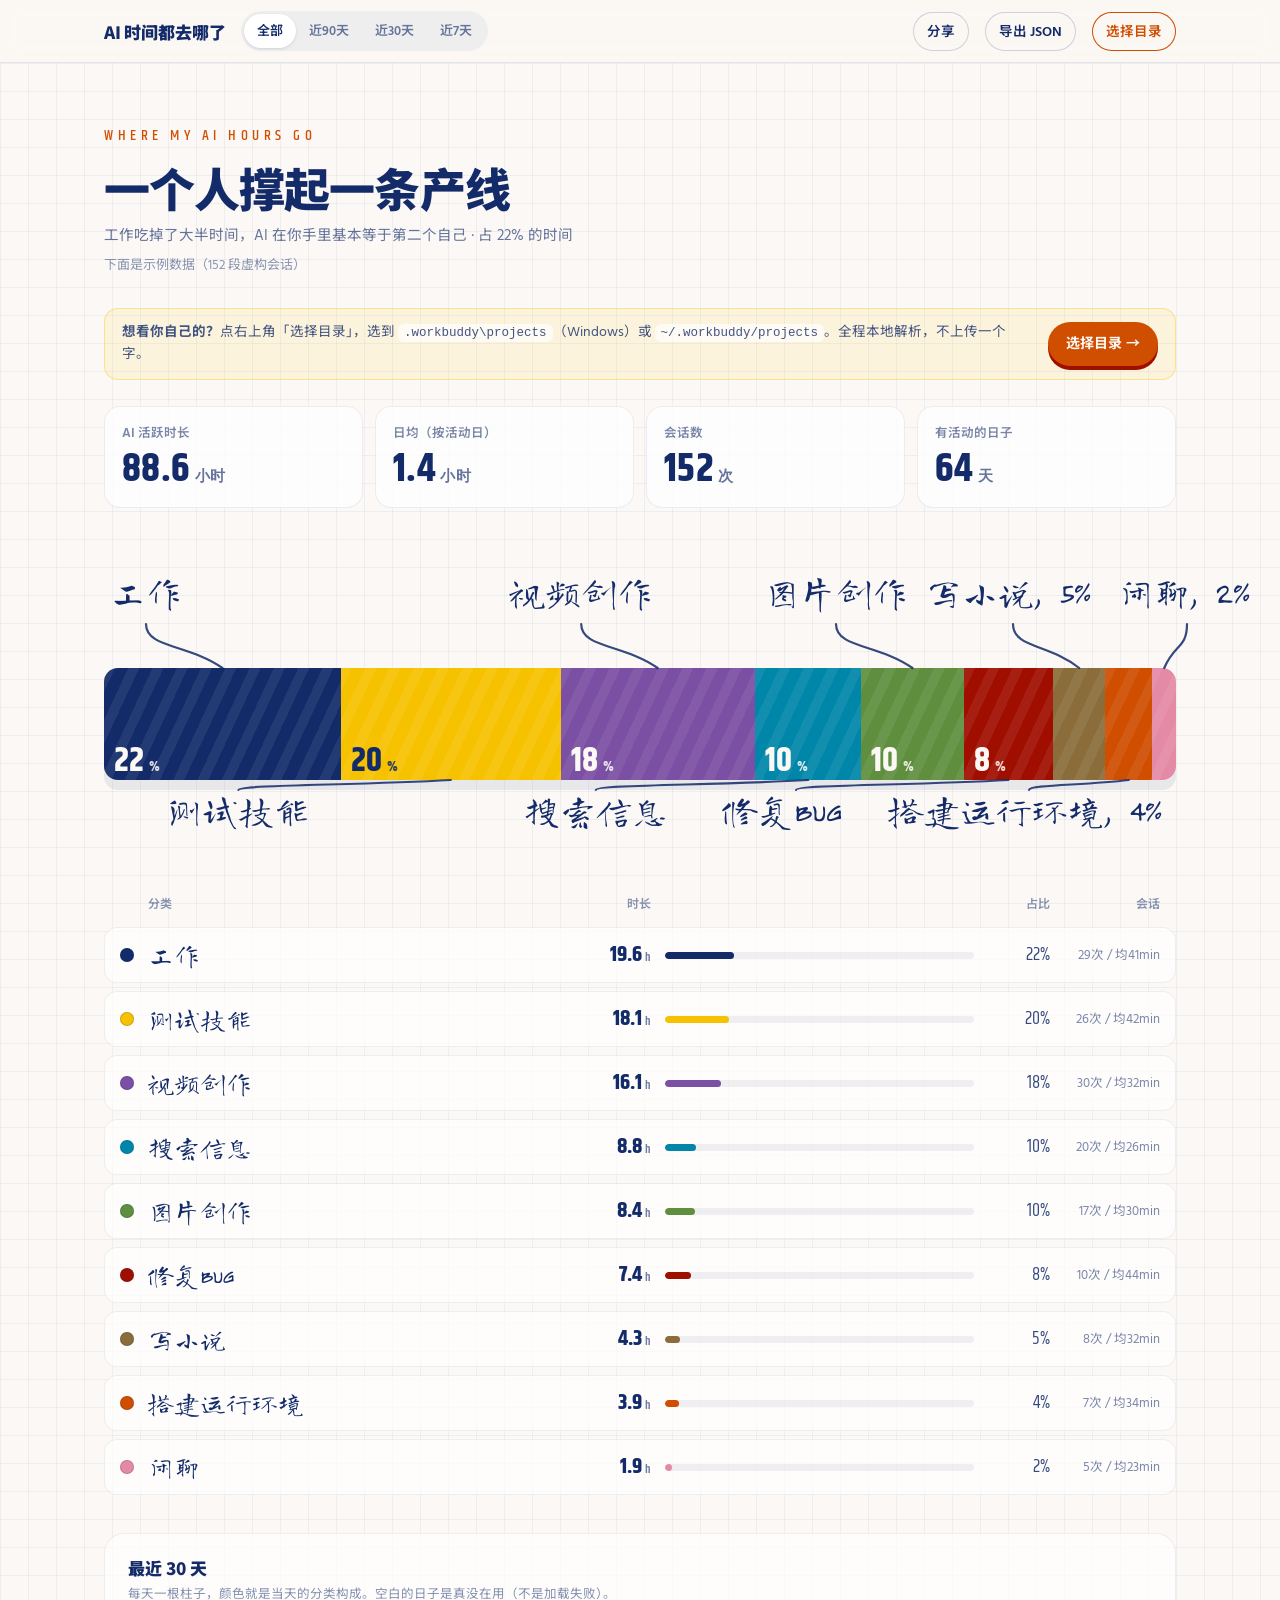
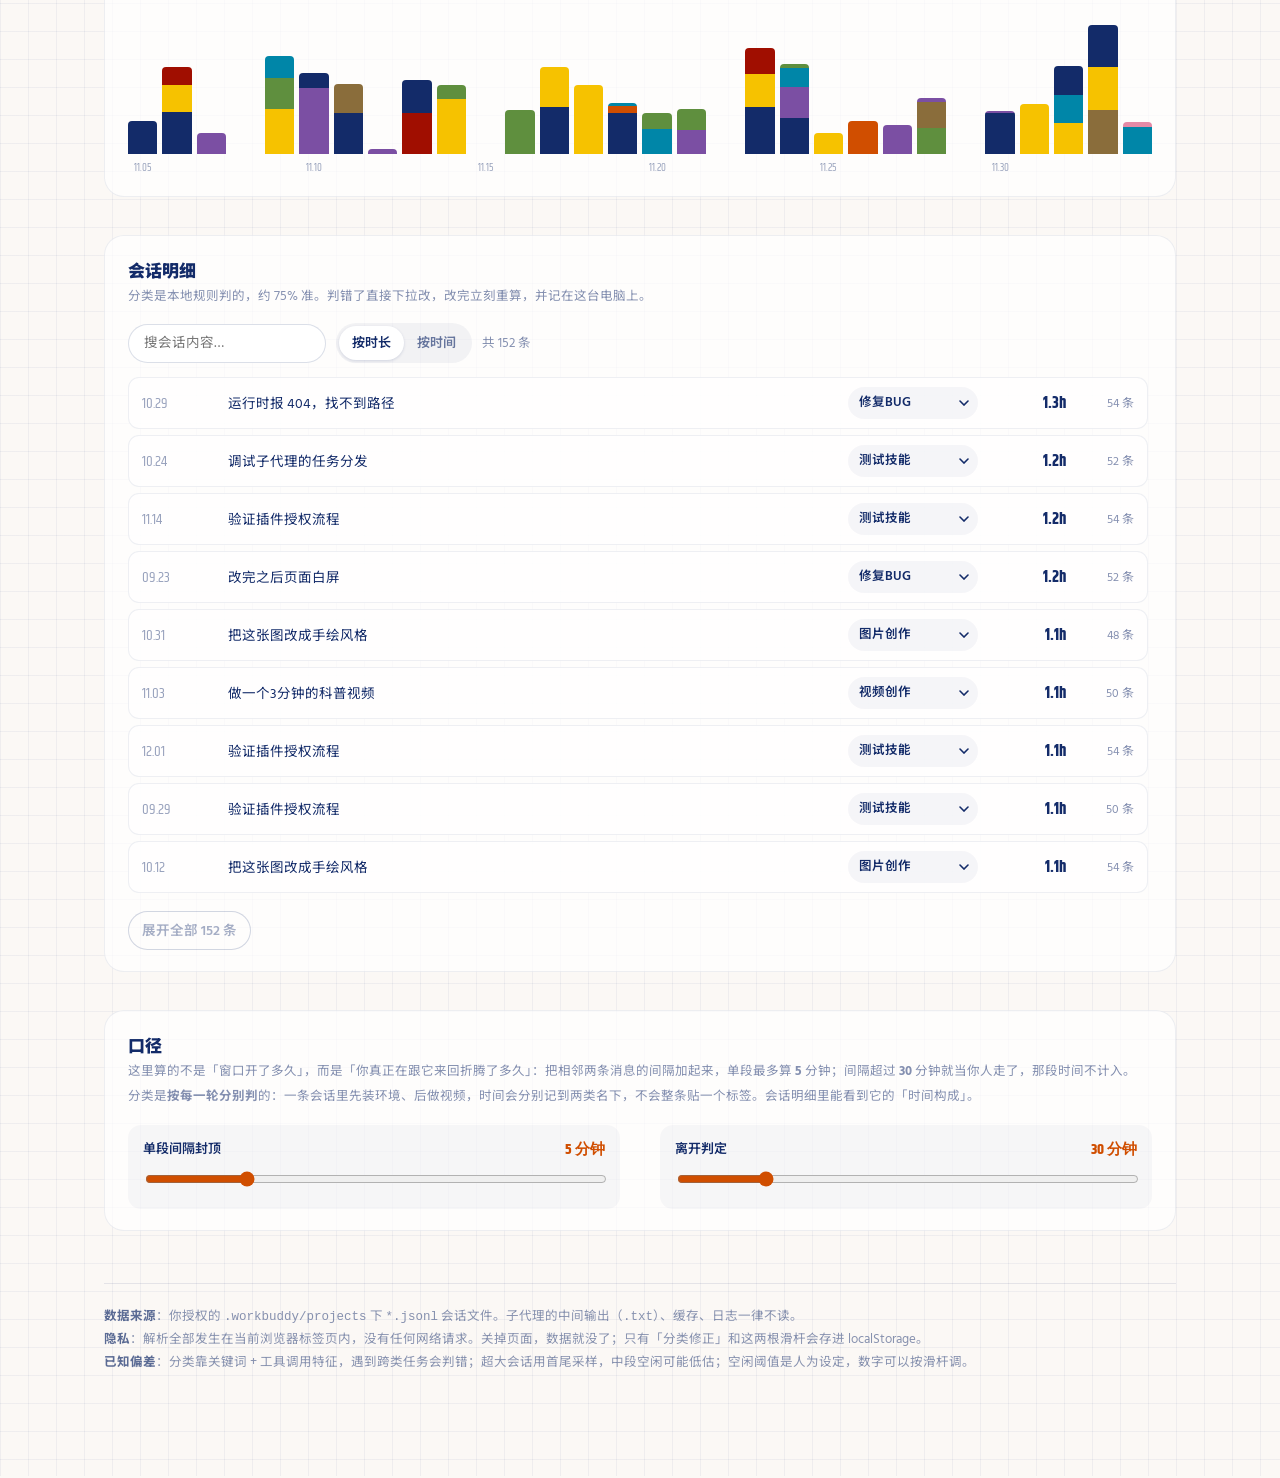
<file: ui/ai-time-where/original.html>
<!doctype html>
<html lang="zh-CN">
<head>
<meta charset="UTF-8" />
<meta name="viewport" content="width=device-width, initial-scale=1.0" />
<meta name="color-scheme" content="light" />
<meta name="theme-color" content="#fbf8f5" />
<meta name="description" content="读取本机 WorkBuddy 会话记录，把 AI 使用时间按闲聊 / 修复BUG / 搭建环境 / 测试Skill&MCP / 搜索信息 / 工作 分类统计。全部在浏览器本地解析，数据不上传。" />
<title>AI 时间都去哪了 · 会话分类统计</title>
<link rel="icon" href="data:image/svg+xml,%3Csvg xmlns='http://www.w3.org/2000/svg' viewBox='0 0 32 32'%3E%3Crect width='32' height='32' rx='7' fill='%23132b69'/%3E%3Ccircle cx='16' cy='16' r='9' fill='none' stroke='%23fbf8f5' stroke-width='2.4'/%3E%3Cpath d='M16 11v5l3.5 2' stroke='%23f6c200' stroke-width='2.4' stroke-linecap='round' fill='none'/%3E%3C/svg%3E" />
<link rel="preconnect" href="https://fonts.googleapis.com" />
<link rel="preconnect" href="https://fonts.gstatic.com" crossorigin />
<link rel="stylesheet" href="https://fonts.googleapis.com/css2?family=Khand:wght@500;700&family=Hind:wght@400;600&family=Long+Cang&family=Noto+Sans+SC:wght@400;700;900&display=swap" />
<style>
:root{
  --paper:#fbf8f5; --ink:#132b69; --orange:#d04e00; --deep:#a00e00; --yellow:#f6c200;
  --line:#132b691a; --card:#ffffff;
  --numf:'Khand','Bahnschrift','Arial Narrow','Oswald',ui-sans-serif,sans-serif;
  --hand:'Long Cang','华文行楷','STXingkai','Xingkai SC','KaiTi','楷体','STKaiti','Kaiti SC','Noto Sans SC',cursive;
}
*,*::before,*::after{box-sizing:border-box;border-width:0;border-style:solid;border-color:#e5e7eb}
html,body{height:100%}
body{margin:0;overflow-x:hidden;background:var(--paper);color:var(--ink);
  font-family:Hind,'Noto Sans SC',-apple-system,'Segoe UI',sans-serif;
  -webkit-font-smoothing:antialiased;font-feature-settings:'tnum';}
[data-k=paper]{
  min-height:100dvh;
  background-color:var(--paper);
  background-image:linear-gradient(#132b690d 1px,transparent 1px),linear-gradient(90deg,#132b690d 1px,transparent 1px);
  background-size:28px 28px;
}
button{font:inherit;color:inherit;background:none;border:none;cursor:pointer}
input,select{font:inherit;color:inherit}
a{color:inherit}
.num{font-family:var(--numf);font-weight:700;font-variant-numeric:tabular-nums;letter-spacing:.01em}
.hand{font-family:var(--hand);line-height:1}
.wrap{max-width:1120px;margin:0 auto;padding:0 24px}
.eyebrow{font-family:var(--numf);text-transform:uppercase;letter-spacing:.3em;font-size:15px;font-weight:500;color:var(--orange)}

/* ---------- gate ---------- */
.gate{max-width:760px;margin:0 auto;padding:64px 24px 80px}
.gate h1{font-family:'Noto Sans SC',sans-serif;font-weight:900;font-size:clamp(38px,6vw,60px);line-height:1.05;letter-spacing:-.02em;margin:10px 0 0}
.gate .sub{margin:18px 0 0;font-size:16px;line-height:1.75;color:#132b69cc;max-width:46em}
.card{background:#ffffffd9;border-radius:22px;box-shadow:0 1px 0 #132b6922,0 18px 40px -28px #132b6940;padding:26px 26px 24px;margin-top:30px}
.chips{display:flex;flex-wrap:wrap;margin:0 0 18px;padding:0;list-style:none;font-size:12.5px;font-weight:500;color:#132b698c}
.chips li{display:inline-flex;align-items:center}
.chips li::after{content:'·';margin:0 9px;color:#132b6947}
.chips li:last-child::after{content:'';margin:0}
.btn{display:inline-flex;align-items:center;justify-content:center;gap:9px;border-radius:999px;font-weight:700;
  padding:15px 26px;font-size:16px;transition:transform .12s,box-shadow .12s,background .12s}
.btn-primary{background:var(--orange);color:#fbf8f5;box-shadow:0 4px 0 #a00e00}
.btn-primary:hover{background:#e05600}
.btn-primary:active{transform:translateY(4px);box-shadow:none}
.btn-ghost{background:#fff;box-shadow:inset 0 0 0 1px #132b6930}
.btn-ghost:hover{background:#fff;box-shadow:inset 0 0 0 1px #132b6960,0 2px 8px #132b691a}
.btn:focus-visible{outline:3px solid var(--yellow);outline-offset:3px}
.path{display:grid;gap:8px;margin:22px 0 0;font-size:13.5px;color:#132b69b0}
.path code{background:#132b690d;border-radius:8px;padding:3px 7px;font-size:12.5px;font-family:ui-monospace,Consolas,monospace;word-break:break-all}
.note{margin:14px 0 0;font-size:13px;line-height:1.7;color:#132b6980}
.alert{margin:18px 0 0;padding:12px 16px;border-radius:12px;background:#a00e0012;color:var(--deep);font-size:14px;line-height:1.6;box-shadow:inset 0 0 0 1px #a00e0030}

/* ---------- scan ---------- */
.scan{max-width:640px;margin:0 auto;padding:110px 24px}
.scan h2{font-family:'Noto Sans SC',sans-serif;font-weight:900;font-size:30px;margin:0 0 8px}
.bar-track{height:12px;border-radius:999px;background:#132b6914;overflow:hidden;margin:26px 0 14px}
.bar-fill{height:100%;background:linear-gradient(90deg,var(--orange),var(--yellow));border-radius:999px;transition:width .25s ease}
.scan-meta{display:flex;justify-content:space-between;font-size:13.5px;color:#132b69a0}
.scan-file{margin-top:8px;font-size:12.5px;color:#132b6966;overflow:hidden;text-overflow:ellipsis;white-space:nowrap;direction:rtl;text-align:left}

/* ---------- result ---------- */
.topbar{position:sticky;top:0;z-index:30;backdrop-filter:blur(10px);background:#fbf8f5e8;border-bottom:1px solid var(--line)}
.topbar .wrap{display:flex;align-items:center;gap:16px;height:62px}
@media (max-width:700px){
  .topbar .wrap{flex-wrap:wrap;height:auto;padding-top:9px;padding-bottom:9px;gap:9px}
  .topbar .brand{font-size:15px;order:1}
  .topbar .spacer{display:none}
  .topbar [data-act=export-json],.hide-sm{display:none}
  .topbar [data-act=share]{order:2;margin-left:auto}
  .topbar [data-act=pick]{order:2}
  .topbar .seg{order:3;flex:1 1 100%}
  .seg button{padding:6px 8px;font-size:12px;flex:1}
  .icon-btn{padding:6px 11px;font-size:12.5px}
  .stem-txt .pv-mac{display:none}
}
.topbar .brand{font-family:'Noto Sans SC',sans-serif;font-weight:900;font-size:17px;letter-spacing:-.01em}
.topbar .spacer{flex:1}
.seg{display:flex;background:#132b690d;border-radius:999px;padding:3px}
.seg button{padding:6px 13px;border-radius:999px;font-size:13px;font-weight:600;color:#132b69a0}
.seg button[aria-pressed=true]{background:#fff;color:var(--ink);box-shadow:0 1px 3px #132b6926}
.icon-btn{display:inline-flex;align-items:center;gap:6px;padding:8px 14px;border-radius:999px;font-size:13.5px;font-weight:600;box-shadow:inset 0 0 0 1px #132b6930}
.icon-btn:hover{background:#fff}
.hero{padding:46px 0 8px}
.hero h1{font-family:'Noto Sans SC',sans-serif;font-weight:900;font-size:clamp(30px,4.4vw,46px);line-height:1.1;letter-spacing:-.02em;margin:6px 0 0}
.hero .lede{margin:10px 0 0;font-size:14.5px;color:#132b69a6}
.demo-banner{margin:16px 0 0;padding:9px 14px;border-radius:12px;background:#f6c20030;font-size:13px;font-weight:600}
.toast{position:fixed;left:50%;bottom:34px;transform:translate(-50%,14px);background:#132b69;color:#fbf8f5;
  padding:11px 20px;border-radius:999px;font-size:13.5px;font-weight:600;opacity:0;pointer-events:none;
  transition:opacity .2s,transform .2s;z-index:99}
.toast.show{opacity:1;transform:translate(-50%,0)}
.stem{display:flex;flex-wrap:wrap;align-items:center;gap:14px;margin:24px 0 0;padding:14px 18px;border-radius:14px;background:#f6c2001a;box-shadow:inset 0 0 0 1px #f6c2005c}
.stem-txt{flex:1 1 340px;font-size:13.5px;line-height:1.65;color:#132b69cc}
.stem-txt code{background:#ffffffb3;border-radius:6px;padding:2px 6px;font-size:12.5px;font-family:ui-monospace,Consolas,monospace;white-space:nowrap}
.stem-btn{padding:10px 18px;font-size:14px;flex:0 0 auto}
.primary-ghost{box-shadow:inset 0 0 0 1px var(--orange);color:var(--orange)}

.kpis{display:grid;grid-template-columns:repeat(4,1fr);gap:12px;margin:26px 0 4px}
.kpi{background:#ffffffcc;border-radius:16px;padding:16px 18px;box-shadow:inset 0 0 0 1px #132b6914}
.kpi .lab{font-size:12.5px;color:#132b6990;font-weight:600}
.kpi .val{font-size:40px;line-height:1.1;margin-top:4px;display:flex;align-items:baseline;gap:4px}
.kpi .val small{font-size:15px;font-weight:600;font-family:Hind,sans-serif;opacity:.65}

/* stacked hero bar */
.stage{position:relative;margin:34px 0 0;height:340px}
.bar{position:absolute;left:0;right:0;top:126px;height:112px;display:flex;filter:drop-shadow(0 10px 0 #132b6914)}
.seg-i{position:relative;height:100%;overflow:hidden;
  background-image:repeating-linear-gradient(115deg,rgba(255,255,255,.07) 0 10px,transparent 10px 22px);
  background-size:200% 100%;animation:drift 18s linear infinite;transition:width .5s cubic-bezier(.2,.9,.3,1.2)}
@keyframes drift{to{background-position:-400px 0}}
.seg-i:first-child{border-radius:14px 0 0 14px}
.seg-i:last-child{border-radius:0 14px 14px 0}
.seg-i:only-child{border-radius:14px}
.pcts{position:absolute;inset:0;pointer-events:none}
.pct{position:absolute;display:inline-flex;align-items:baseline;gap:5px;white-space:nowrap;
  font-family:var(--numf);font-weight:700;font-size:34px;line-height:1}
.pct i{font-style:normal;font-size:15px;opacity:.85}
.seg-i:hover{filter:brightness(1.06)}
.leads{position:absolute;inset:0;pointer-events:none;overflow:visible}
.leads path{fill:none;stroke:#132b69;stroke-width:2.2;stroke-linecap:round;opacity:.85}
.hand-wrap{position:absolute;top:0;left:0;pointer-events:none;will-change:transform}
.hand-wrap .hand-label{position:relative;display:block;white-space:nowrap;color:var(--ink);font-family:var(--hand)}

/* legend / table */
.legend{margin:8px 0 0;display:grid;gap:8px}
.row{display:grid;grid-template-columns:14px 1.3fr 88px 1fr 62px 96px;align-items:center;gap:14px;
  background:#ffffffb3;border-radius:13px;padding:11px 16px;box-shadow:inset 0 0 0 1px #132b6912}
.row.head{background:none;box-shadow:none;padding:4px 16px;font-size:12px;color:#132b6980;font-weight:600}
.dot{width:14px;height:14px;border-radius:50%;box-shadow:inset 0 0 0 1px #132b6930}
.row .nm{font-family:var(--hand);font-size:26px;line-height:1}
.row .h{font-family:var(--numf);font-size:22px;font-weight:700;text-align:right}
.row .h small{font-size:12px;font-weight:600;opacity:.6;margin-left:3px}
.mini{height:7px;border-radius:999px;background:#132b6910;overflow:hidden}
.mini i{display:block;height:100%;border-radius:999px}
.row .pc{font-family:var(--numf);font-size:18px;text-align:right;opacity:.85}
.row .ct{font-size:12.5px;text-align:right;color:#132b6990}

/* day strip */
.panel{margin:38px 0 0;background:#ffffffb3;border-radius:20px;padding:22px 24px;box-shadow:inset 0 0 0 1px #132b6912}
.panel h2{font-family:'Noto Sans SC',sans-serif;font-size:17px;font-weight:900;margin:0}
.panel .hint{font-size:12.5px;color:#132b6985;margin:5px 0 0;line-height:1.6}
.days{display:flex;align-items:flex-end;gap:5px;height:150px;margin:20px 0 0;overflow-x:auto;padding-bottom:2px}
.day{flex:1 0 14px;min-width:14px;display:flex;flex-direction:column;justify-content:flex-end;height:100%;position:relative}
.day .stack{display:flex;flex-direction:column-reverse;border-radius:4px 4px 0 0;overflow:hidden;min-height:2px;transition:height .4s}
.day .stack i{display:block;width:100%}
.day span{font-family:var(--numf);font-size:11px;text-align:center;color:#132b6970;margin-top:5px;height:14px}
.day:hover .stack{filter:brightness(1.08)}

/* sessions */
.tools{display:flex;flex-wrap:wrap;gap:10px;align-items:center;margin:16px 0 0}
.field{display:flex;align-items:center;gap:8px;background:#fff;border-radius:999px;padding:8px 14px;box-shadow:inset 0 0 0 1px #132b6926;font-size:13.5px}
.field input[type=search]{border:none;outline:none;background:none;width:170px}
.sess{margin:14px 0 0;display:grid;gap:6px;max-height:520px;overflow:auto;padding-right:4px}
.s-item{display:grid;grid-template-columns:74px 1fr 130px 76px 56px;gap:12px;align-items:center;
  background:#ffffffcc;border-radius:11px;padding:10px 14px;box-shadow:inset 0 0 0 1px #132b6912;font-size:13.5px}
.s-item .d{font-family:var(--numf);font-size:15px;color:#132b6970}
.s-item .t{overflow:hidden;text-overflow:ellipsis;white-space:nowrap;cursor:pointer}
.s-item .t:hover{text-decoration:underline;text-decoration-color:var(--orange);text-decoration-thickness:2px;text-underline-offset:3px}
.s-item .dur{font-family:var(--numf);font-size:16px;text-align:right;font-weight:700}
.s-item .turns{font-size:12px;text-align:right;color:#132b6985}
.s-item .edit{position:relative}
.s-item select{appearance:none;width:100%;background:#132b690a;border-radius:999px;padding:6px 22px 6px 11px;font-size:12.5px;font-weight:600;outline:none;cursor:pointer;
  background-image:url("data:image/svg+xml,%3Csvg xmlns='http://www.w3.org/2000/svg' width='10' height='6'%3E%3Cpath d='M1 1l4 4 4-4' fill='none' stroke='%23132b69' stroke-width='1.6' stroke-linecap='round'/%3E%3C/svg%3E");
  background-repeat:no-repeat;background-position:right 9px center}
.s-item select:focus-visible{outline:2px solid var(--orange);outline-offset:2px}
.s-detail{grid-column:1/-1;font-size:12.5px;line-height:1.75;color:#132b69a6;border-top:1px dashed var(--line);margin-top:4px;padding-top:8px;display:none}
.s-item.open{background:#fff}
.s-item.open .s-detail{display:block}
.s-detail b{color:var(--ink)}
.more{margin:14px 0 0;font-size:13px;color:#132b6960}

/* settings */
.sliders{display:grid;gap:26px 40px;margin:18px 0 0;grid-template-columns:1fr 1fr}
.slider{background:#132b6908;border-radius:13px;padding:13px 15px}
.slider label{display:flex;justify-content:space-between;font-size:13px;font-weight:600;margin-bottom:8px}
.slider label span{font-family:var(--numf);font-size:15px;font-weight:700;color:var(--orange)}
input[type=range]{width:100%;accent-color:var(--orange)}
.foot{margin:52px 0 0;padding:22px 0 60px;border-top:1px solid var(--line);font-size:12.5px;line-height:1.85;color:#132b6980}
.foot b{color:#132b69b0}
@media (max-width:860px){
  .kpis{grid-template-columns:repeat(2,1fr)}
  .row{display:flex;flex-wrap:wrap;align-items:center;gap:6px 10px}
  .row .dot{flex:0 0 14px}
  .row .nm{flex:1 1 auto;min-width:0;font-size:21px;white-space:nowrap;overflow:hidden;text-overflow:ellipsis}
  .row .h{flex:0 0 auto;font-size:20px}
  .row .pc{flex:0 0 40px}
  .row .mini{flex:1 1 100%;order:5;margin-top:2px}
  .row .ct{order:6;flex:1 1 auto;text-align:left;font-size:12px}
  .row.head{display:none}
  .s-item{grid-template-columns:50px 1fr 104px;grid-template-areas:'d t e' 'd u u';font-size:13px}
  .s-item .d{grid-area:d}.s-item .t{grid-area:t}.s-item .edit{grid-area:e}.s-item .dur{grid-area:u;text-align:left}
  .s-item .turns{display:none}
  .sliders{grid-template-columns:1fr}
  .stage{height:auto;margin:24px 0 6px}
  .bar{position:relative;top:auto;right:auto;height:78px;border-radius:14px;overflow:hidden}
  .pct{font-size:21px}
  .pct i{font-size:11px}
  .leads,.hand-wrap{display:none!important}
  .topbar{position:static}
}
@media (prefers-reduced-motion:reduce){*{animation:none!important;transition:none!important}}
</style>
</head>
<body>
<div id="app"></div>
<input type="file" id="pick" webkitdirectory directory multiple hidden />
<script>
(function(){
'use strict';

/* ============================================================
   分类定义
   ============================================================ */
var CATS = [
  {key:'chat',  name:'闲聊',           color:'#e58aa6', light:true },
  {key:'bug',   name:'修复BUG',        color:'#a00e00', light:false},
  {key:'env',   name:'搭建运行环境',   color:'#d04e00', light:false},
  {key:'skill', name:'测试技能',       color:'#f6c200', light:true },
  {key:'search',name:'搜索信息',       color:'#0086a8', light:false},
  {key:'img',   name:'图片创作',       color:'#5f8f3e', light:false},
  {key:'video', name:'视频创作',       color:'#7b4fa3', light:false},
  {key:'novel', name:'写小说',         color:'#8a6d3b', light:false},
  {key:'work',  name:'工作',           color:'#132b69', light:false}
];
var CAT = {}; CATS.forEach(function(c){CAT[c.key]=c;});
var TIE_ORDER = ['bug','env','skill','video','img','novel','search','chat','work'];

/* 关键词 -> [词, 权重]
   注意：“页面 / 生成 / 分析 / 整理 / 数据 / 做一个”这类泛词绝不能算进工作，
   它们几乎每条会话都会出现，会把工作类撑成垃圾桶。工作只认具体交付物。 */
var KW = {
  bug:[['报错',3],['错误',2],['异常',2],['失败',2],['不生效',3],['没反应',2],['没生效',3],
       ['修复',3],['修一下',3],['修好',2],['崩了',3],['崩溃',3],['挂了',2],['白屏',3],['黑屏',3],
       ['跑不起',3],['跑不通',3],['打不开',2],['闪退',3],['乱码',3],['卡住',2],['卡死',2],
       ['超时',2],['无法',1],['不对',1],['失效',2],['无效',2],['加载不出',3],['不出图',3],
       ['bug',3],['error',2],['traceback',3],['404',2],['500',2],['502',2],['429',2]],
  env:[['安装',3],['装一下',2],['环境变量',4],['依赖',3],['pip install',4],['npm install',4],
       ['install -g',4],['npx',3],['venv',3],['conda',3],['部署',3],['端口',2],['镜像',2],
       ['代理',2],['注册表',3],['启动服务',3],['初始化',2],['搭建',2],['配置',2],['docker',3],
       ['证书',2],['权限',1],['sdk',2],['驱动',2],['systemd',2],['环境',2],['命令行',2],
       ['版本',1],['升级',1],['卸载',2],['重装',3],['服务起不来',3],['跑起来',2]],
  skill:[['mcp',3],['连接器',3],['插件',2],['子代理',2],['技能',1.5],['skill',1],
         ['工具链',2],['调用失败',2],['授权',1.5]],
  search:[['搜索',3],['搜一下',3],['查一下',3],['查查',3],['查询',2],['调研',3],['资料',2],
          ['对比',2],['攻略',3],['趋势',2],['数据来源',2],['小红书',3],['公众号',2],
          ['新闻',2],['行情',2],['找找',2],['帮我找',2]],
  img:[['图片',2],['生图',4],['出图',4],['画图',3],['绘图',3],['画画',3],['配图',3],['插画',4],
       ['海报',4],['头像',3],['立绘',3],['表情包',3],['封面',3],['文生图',5],['图生图',5],['修图',3],
       ['换背景',2],['抠图',3],['icon',1],['图标',1]],
  video:[['视频',4],['分镜',4],['解说词',4],['配音',4],['剪辑',4],['渲染',2],['字幕',3],['转场',4],
         ['片头',3],['片尾',3],['BGM',3],['bgm',3],['台词',3],['音色',3],['tts',3],['动画',3],
         ['镜头',3],['画面',2],['场景',1],['时长',1]],
  novel:[['小说',5],['章节',4],['剧情',4],['人物设定',4],['大纲',4],['连载',4],['主角',3],['配角',3],
         ['世界观',3],['番外',4],['同人',4],['正文',2],['文笔',3],['开坑',3],['断更',3],['楔子',3],
         ['人设',3],['伏笔',3]],
  work:[['对账',4],['账单',4],['合同',3],['发票',3],['报价',3],['报告',3],['文档',2],['表格',3],
        ['excel',3],['xlsx',3],['docx',3],['ppt',3],['pdf',2],['方案',2],['文案',3],['汇报',3],
        ['纪要',3],['排版',2],['文章',2]],
  chat:[['你好',2],['谢谢',2],['哈哈',2],['拜拜',3],['晚安',3],['早上好',2],['在吗',3],
        ['收到',1],['好吧',2],['随便',2],['聊聊',3],['无聊',3],['有趣',1]]
};

var SKILL_TOOLS = {'Skill':1,'search_plugins':1,'suggest_plugin_install':1,'list_installed_plugins':1,'ToolSearch':1,'DeferExecuteTool':1,'AskUserQuestion':1,'skill_management':1};

/* ============================================================
   工具函数
   ============================================================ */
function esc(s){return String(s==null?'':s).replace(/[&<>"']/g,function(c){return {'&':'&amp;','<':'&lt;','>':'&gt;','"':'&quot;',"'":'&#39;'}[c];});}
function $(sel,root){return (root||document).querySelector(sel);}
function el(html){var d=document.createElement('div');d.innerHTML=html.trim();return d.firstElementChild;}
function pad(n){return n<10?'0'+n:''+n;}
function dayKey(ts){var d=new Date(ts);return d.getFullYear()+'-'+pad(d.getMonth()+1)+'-'+pad(d.getDate());}
function dayLabel(ts){var d=new Date(ts);return pad(d.getMonth()+1)+'.'+pad(d.getDate());}
function fmtH(ms){return (ms/3600000);}
function fmtDur(ms){
  var m=Math.round(ms/60000);
  if(m<1) return '不到 1 分钟';
  if(m<60) return m+' 分钟';
  var h=Math.floor(m/60), r=m%60;
  return r? h+' 小时 '+r+' 分' : h+' 小时';
}
function fmtHShort(ms){
  var h=ms/3600000;
  if(h<1) return Math.round(ms/60000)+'min';
  return (h>=10? h.toFixed(0): h.toFixed(1))+'h';
}
function hText(ms){
  var h=ms/3600000;
  if(h>=100) return h.toFixed(0);
  if(h>=10) return h.toFixed(1);
  return h.toFixed(1);
}

/* ============================================================
   解析
   ============================================================ */
var TS_RE=/"timestamp"\s*:\s*(\d{13})/;
var ROLE_USER_RE=/"role"\s*:\s*"user"/;
var REM_RES=[
  /<system-reminder[\s\S]*?<\/system-reminder>/gi,
  /<user_info[\s\S]*?<\/user_info>/gi,
  /<additional_data[\s\S]*?<\/additional_data>/gi,
  /<project_context[\s\S]*?<\/project_context>/gi,
  /<memory_and_skills_reminder[\s\S]*?<\/memory_and_skills_reminder>/gi,
  /<user_references[\s\S]*?<\/user_references>/gi,
  /<attached_files[\s\S]*?<\/attached_files>/gi,
  /<current_time[\s\S]*?<\/current_time>/gi,
  /<craft_mode[\s\S]*?<\/craft_mode>/gi,
  /<wecom_[^>]*>[\s\S]*?<\/wecom_[^>]*>/gi
];
var TOOL_RE=/"name"\s*:\s*"([A-Za-z_][\w:.\-]{2,44})"/g;

function cleanUserText(t){
  if(!t) return '';
  var s=t;
  for(var i=0;i<REM_RES.length;i++) s=s.replace(REM_RES[i],' ');
  s=s.replace(/<[^>]{0,90}>/g,' ');
  s=s.replace(/\[Omitted long matching line\]/g,' ');
  s=s.replace(/\s+/g,' ').trim();
  return s;
}

/* 这些虽然挂在 user 角色下，其实是系统塞进来的，不是人打的字 */
function isRealUserText(t){
  if(!t) return false;
  if(/^summary\s*[:：]/i.test(t)) return false;
  if(/^#+\s*summary\b/i.test(t)) return false;
  if(/^summary of the conversation/i.test(t)) return false;
  if(/^<message_quote|message_quote type=/i.test(t)) return false;
  if(/^【语言规则/.test(t)) return false;
  if(/^请?继续?执行任务$/.test(t)) return false;
  if(/\bchatcmpl-tool-|\bcall_[0-9a-f]{12,}\b/i.test(t.slice(0,160))) return false;
  if(/^please continue with the conversation/i.test(t)) return false;
  if(/^[A-Za-z0-9]{5,8}\s+call_[0-9a-f]{12,}\s+completed/i.test(t)) return false;
  if(/^<?task-notification/i.test(t)) return false;
  if(/^(background command|command completed)/i.test(t)) return false;
  if(/^\[?agent\s+".{0,40}"\s+(completed|finished)/i.test(t)) return false;
  if(/^call_[0-9a-f]{12,}/i.test(t)) return false;
  if(/^this session is being continued/i.test(t)) return false;
  return true;
}

var FULL_CAP=12*1024*1024, HEAD_CAP=4*1024*1024, TAIL_CAP=1*1024*1024;

function readFileSmart(file){
  if(file.size<=FULL_CAP) return file.text();
  return Promise.all([
    file.slice(0,HEAD_CAP).text(),
    file.slice(Math.max(0,file.size-TAIL_CAP)).text()
  ]).then(function(parts){return parts[0]+'\n'+parts[1];});
}

function analyzeText(text){
  var out={ts:[],texts:[],turnTs:[],tools:{},errs:0,msgs:0,sampled:false};
  var lines=text.split('\n');
  for(var i=0;i<lines.length;i++){
    var line=lines[i];
    if(line.length<20) continue;
    var m=TS_RE.exec(line);
    if(!m) continue;
    out.ts.push(+m[1]);
    if(line.indexOf('"type":"message"')!==-1 || line.indexOf('"type": "message"')!==-1) out.msgs++;
    if(ROLE_USER_RE.test(line)){
      if(line.length<400000){
        try{
          var d=JSON.parse(line);
          var cont=d.content||[];
          if(Array.isArray(cont)){
            var buf=[];
            for(var j=0;j<cont.length;j++){
              var c=cont[j];
              if(c&&c.type==='input_text'&&c.text) buf.push(c.text);
            }
            if(buf.length){
              var t=cleanUserText(buf.join(' '));
              if(t&&t.length>2&&isRealUserText(t)){ out.texts.push(t); out.turnTs.push(+m[1]); }
            }
          }
        }catch(e){}
      }
    }else if(line.indexOf('tool_use')!==-1){
      TOOL_RE.lastIndex=0;
      var tm;
      while((tm=TOOL_RE.exec(line))){
        var nm=tm[1];
        if(/^(mcp__|[A-Z])/.test(nm)){
          if(nm.length>40) continue;
          out.tools[nm]=(out.tools[nm]||0)+1;
        }
      }
    }
    if(line.indexOf('"is_error":true')!==-1) out.errs++;
  }
  return out;
}

/* ============================================================
   分类打分
   ============================================================ */
function hitCount(txt,kw){
  var i=txt.indexOf(kw), n=0, from=0;
  while(i!==-1 && n<8){n++; from=i+kw.length; i=txt.indexOf(kw,from);}
  return n;
}

var SCORE_KEYS=['bug','env','skill','img','video','novel','search','work','chat'];

/* 给一段文字打分。charsBase 控制密度归一的强度：
   会话级 1200（长会话要压），单轮 600（一轮本来就没几个字） */
function scoreCore(txt,charsBase,tools,errs){
  var chars=Math.max(120,Math.min(txt.length,24000));
  var norm=Math.max(1,Math.sqrt(chars/charsBase));

  var kw={}; SCORE_KEYS.forEach(function(k){ kw[k]=0; });
  Object.keys(KW).forEach(function(k){
    var arr=KW[k];
    for(var i=0;i<arr.length;i++){
      var n=hitCount(txt,arr[i][0]);
      if(n) kw[k]+=Math.min(n,2)*arr[i][1];
    }
    kw[k]=Math.min(kw[k],14);
  });

  var ab={}; SCORE_KEYS.forEach(function(k){ ab[k]=0; });

  // ---- 行为信号（代表真实动作，不经归一）----
  if(tools){
    var skillTools=0, webCalls=0, docTools=0;
    Object.keys(tools).forEach(function(nm){
      if(SKILL_TOOLS[nm]||nm.indexOf('mcp__')===0) skillTools+=tools[nm];
      if(nm==='WebSearch') webCalls+=tools[nm]*2.4;
      if(nm==='WebFetch') webCalls+=tools[nm]*1.6;
      if(/docx|sheet|pptx|office|excel|word/i.test(nm)) docTools+=tools[nm];
    });
    ab.skill+=Math.min(skillTools,30)*0.5;
    ab.search+=Math.min(webCalls,20);
    ab.work+=Math.min(docTools,10)*1.1;
    ab.bug+=Math.min(errs||0,6)*0.12;
  }

  // ---- 强规则 ----
  // 产出型动词按“产出物”分别归类
  if(/(做|写|生成|制作|剪|录|出)[^。，,]{0,10}(视频|分镜|动画|短片)/.test(txt)) ab.video+=4;
  if(/(做|写|制作)[^。，,]{0,14}(分\d*秒|分钟)/.test(txt)) ab.video+=2;
  if(/(画|生成|制作|出|做)[^。，,]{0,10}(海报|插画|头像|图|立绘|表情包)/.test(txt)) ab.img+=3;
  if(/(做|写|生成|制作|出)[^。，,]{0,10}(文章|报告|文档|ppt|稿|小说)/.test(txt)) ab.work+=3;

  // 安装/环境动作
  if(/(npm install|pip install|install -g|npx |环境变量|export path|重装|卸载|配置环境)/.test(txt)) ab.env+=3;

  // 只有“折腾工具链”才算测试技能；单纯用技能干活不算
  if(/(装|安装|卸载|配置|接入|测试|测一下|调试|连不上|连不通|调不通|授权|注册)[^。，,]{0,10}(skill|技能|mcp|连接器|插件|子代理)/.test(txt)) ab.skill+=4;
  else if(/(skill|mcp|连接器|子代理)[^。，,]{0,10}(装|安装|配置|授权|报错|失败|不通)/.test(txt)) ab.skill+=3;
  // 技能本身的升级/迭代/改版 —— 是折腾工具，不是拿技能干活
  if(/(技能|skill|插件|连接器)[^。，,]{0,14}(升级|迭代|版本|更新|重构|改造|融合|合并|替换|换成)/.test(txt)) ab.skill+=4.5;
  if(/(升级|迭代|重构|改造)[^。，,]{0,10}(技能|skill)/.test(txt)) ab.skill+=4.5;
  if(/mcp\.json|opencli/.test(txt)) ab.skill+=1.5;

  // 网关/代理/站点/额度这类“工具本身在运转”的事 —— 算搭建运行环境
  if(/(网关|代理|站点|节点|端口|域名|额度|限额|密钥|证书|中转|反代)[^。，,]{0,14}(升级|版本|配置|切换|回滚|限流|失败|不通|超限|额度|费用|余额)/.test(txt)) ab.env+=4.5;
  if(/(升级|配置|调整|切换|回滚)[^。，,]{0,10}(网关|代理|站点|节点|额度|密钥|中转|反代)/.test(txt)) ab.env+=4.5;

  // 出错密度：用户自己反复提到错误，才是真的在修东西
  var errHits=0, errWords=['报错','错误','失败','不生效','没反应','崩了','崩溃','白屏','乱码','闪退','卡住','跑不起','跑不通','超时','异常'];
  for(var e=0;e<errWords.length;e++) if(txt.indexOf(errWords[e])!==-1) errHits++;
  if(errHits>=2) ab.bug+=Math.min(errHits,5)*1.1;

  // 返工/挑毛病：对着已有产出说“不对/空白/重做”，本质也是修
  if(/(不行|不对|空白|错位|缺失|漏了|没出现|不一致|太小|太大|太挤|太丑|生硬|无反应|没反应|失效|重做|重新做|修复|修好)/.test(txt)) ab.bug+=4;
  // 普通改稿（把标题改成 X）属于正常产出，只给一点点
  else if(/(改成|改一下|改一改|修改|换掉|调整一下|补上|去掉|加上)/.test(txt)) ab.bug+=1.2;

  var sc={};
  for(var i=0;i<SCORE_KEYS.length;i++){
    var k=SCORE_KEYS[i];
    sc[k]=kw[k]/norm+ab[k];
  }

  // 闲聊：必须自己就长得像闲聊，不给免费分
  var isChit=chars<70 && /^(你好|嗨|hi|hello|在吗|谢谢|好的|嗯|哈哈|早上好|晚安|拜拜|随便聊)/.test(txt);
  if(isChit) sc.chat+=5;

  var best=null,bv=-1;
  for(var j=0;j<TIE_ORDER.length;j++){
    var kk=TIE_ORDER[j];
    if(sc[kk]>bv){bv=sc[kk];best=kk;}
  }
  return {sc:sc,cat:best,v:bv,isChit:isChit};
}

/* 会话级：首条消息代表意图，给双倍权重 */
function classifyDetail(s){
  var texts=s.texts.slice(0,60);
  var txt=((texts[0]||'')+' '+(texts[0]||'')+' '+texts.slice(1).join(' ')).toLowerCase();
  var r=scoreCore(txt,1200,s.tools,s.errs);
  var cat=r.cat;
  if(r.v<1.6) cat='chat';
  var top=SCORE_KEYS.slice().sort(function(a,b){return r.sc[b]-r.sc[a];}).slice(0,3)
    .map(function(k){return {key:k,v:Math.round(r.sc[k]*10)/10};});
  return {cat:cat,scores:r.sc,top:top};
}

/* 单轮：判断这一轮在干什么。判不出来就继承上一轮；
   整条会话一开始就判不出来时，先算「闲聊」，之后由 assignTopics() 试着归到关键词类 */
function classifyTurn(text,prevCat){
  var t=(text||'').toLowerCase();
  if(!t || t.length<4) return {cat:prevCat||'chat', low:!prevCat};
  var r=scoreCore(t,600,null,0);
  if(r.v<1.8) return {cat:prevCat||'chat', low:!prevCat};
  return {cat:r.cat, low:false};
}

/* 判不出来的会话统一算「闲聊」——不硬塞进「工作」，
   也不拿半截关键词硬造分类（浏览器里没有中文分词，抽出来常是「始健」这种词）。
   分类永远是固定的六类，图表不会因为数据不同而变形。 */

/* 目前只有预设六类；保留这两个函数，方便以后接自定义分类 */
function allCats(){
  return CATS.concat(S.dyn||[]);
}
function catOf(key){
  if(CAT[key]) return CAT[key];
  var d=(S.dyn||[]);
  for(var i=0;i<d.length;i++) if(d[i].key===key) return d[i];
  return {key:key,name:key,color:'#888'};
}

/* ============================================================
   时长计算：按“这一轮在干什么”分摊，而不是整条会话贴一个标签
   ============================================================ */
function buildGaps(ts){
  ts.sort(function(a,b){return a-b;});
  var gaps=[];
  for(var i=1;i<ts.length;i++){
    var g=ts[i]-ts[i-1];
    if(g>0 && g<6*3600000) gaps.push([ts[i-1],g]);
  }
  return gaps;
}

/* 遍历会话里每一段活跃时间，回调 (毫秒, 分类, 起始时间戳) */
function walkGaps(sess,capMin,breakMin,fn){
  var cap=capMin*60000, brk=breakMin*60000;
  var turns=sess.turns||[], T=turns.length, ti=0;
  var forced=sess.forced? sess.cat : null;
  for(var i=0;i<sess.gaps.length;i++){
    var start=sess.gaps[i][0], g=sess.gaps[i][1];
    if(g>brk) continue;
    while(ti+1<T && turns[ti+1].ts<=start) ti++;
    var cat=forced || (T? turns[ti].cat : sess.auto);
    fn(Math.min(g,cap), cat, start);
  }
}

/* 一条会话按分类拆开的时间（用于“时间构成”和会话主类判定） */
function sessionMix(sess,capMin,breakMin){
  var out={};
  walkGaps(sess,capMin||5,breakMin||30,function(ms,cat){
    out[cat]=(out[cat]||0)+ms;
  });
  return out;
}
function dominantCat(mix,fallback){
  var best=fallback, bv=-1;
  Object.keys(mix).forEach(function(k){ if(mix[k]>bv){bv=mix[k];best=k;} });
  return best;
}

/* ============================================================
   状态
   ============================================================ */
var LS_OVERRIDE='ai-time-v2:override';
var LS_SETTINGS='ai-time-v2:settings';

var S={
  screen:'result',
  error:'',
  sessions:[],
  meta:{files:0,bytes:0,sampled:0,ms:0},
  range:'all',
  cap:5,
  breakMin:30,
  query:'',
  sort:'dur',
  expanded:{},
  showAll:null,
  demo:false,
  scanning:false,
  scanned:0,
  total:0,
  currentFile:''
};

try{
  var st=JSON.parse(localStorage.getItem(LS_SETTINGS)||'null');
  if(st&&typeof st.cap==='number'){S.cap=st.cap;S.breakMin=st.breakMin||30;S.range=st.range||'all';}
}catch(e){}
var OVERRIDE={};
try{OVERRIDE=JSON.parse(localStorage.getItem(LS_OVERRIDE)||'{}')||{};}catch(e){OVERRIDE={};}

function saveSettings(){
  try{localStorage.setItem(LS_SETTINGS,JSON.stringify({cap:S.cap,breakMin:S.breakMin,range:S.range}));}catch(e){}
}

/* ============================================================
   扫描
   ============================================================ */
function isSessionFile(path){
  if(!/\.jsonl$/i.test(path)) return false;
  if(/node_modules|\.git\/|\/cache\//i.test(path)) return false;
  return true;
}

function scanEntries(entries){
  // entries: [{file, path}]
  // 如果选到了 .workbuddy 根目录，只认 projects/ 下的会话，别的一律不碰
  var underProjects=entries.filter(function(e){return /(^|[\\\/])projects[\\\/]/i.test(e.path);});
  var pool=underProjects.length? underProjects : entries;
  var files=pool.filter(function(e){return isSessionFile(e.path);});
  if(!files.length){
    S.error='这个目录里没找到会话文件（*.jsonl）。请选到 .workbuddy\\projects 这一层——Windows 一般在 C:\\Users\\你的用户名\\.workbuddy\\projects。';
    S.screen='result';
    render();
    return;
  }
  files.sort(function(a,b){return a.path<b.path?-1:1;});
  S.total=files.length; S.scanned=0; S.screen='scan'; S.error='';
  S.meta={files:files.length,bytes:0,sampled:0,ms:0};
  var t0=performance.now();
  var out=[];
  var i=0;

  function step(){
    if(i>=files.length){
      finish(out,t0);
      return;
    }
    var batch=Math.min(i+6,files.length);
    var jobs=[];
    for(var k=i;k<batch;k++){
      jobs.push(readFileSmart(files[k].file).then(function(f){return f;}).catch(function(){return '';}));
    }
    var slice=files.slice(i,batch);
    Promise.all(jobs).then(function(texts){
      for(var k=0;k<texts.length;k++){
        var tx=texts[k];
        if(!tx) continue;
        var a=analyzeText(tx);
        if(!a.ts.length) continue;
        var sizes=slice[k].file.size;
        S.meta.bytes+=sizes;
        var tsSorted=a.ts.slice().sort(function(x,y){return x-y;});
        var sess={
          id:slice[k].path,
          path:slice[k].path,
          start:tsSorted[0],
          end:tsSorted[tsSorted.length-1],
          gaps:buildGaps(a.ts),
          texts:a.texts.slice(0,40),
          tools:a.tools,
          errs:a.errs,
          msgs:a.msgs,
          sampled:sizes>FULL_CAP
        };
        if(sess.sampled) S.meta.sampled++;

        // 把每一轮用户消息判个类，时间按轮分摊
        var built=(function(){
          var arr=[], prev=null, low=false;
          for(var t=0;t<sess.texts.length;t++){
            var r=classifyTurn(sess.texts[t],prev);
            if(t===0) low=!!r.low;
            arr.push({ts:a.turnTs[t]||sess.start, cat:r.cat});
            prev=r.cat;
          }
          return {arr:arr, low:low};
        })();
        sess.turns=built.arr;
        sess.low=built.low;
        sess.auto=dominantCat(sessionMix(sess,5,30), classifyDetail(sess).cat);
        sess.top=classifyDetail(sess).top;
        sess.forced=!!OVERRIDE[sess.id];
        sess.cat=OVERRIDE[sess.id]||sess.auto;
        sess.mix=sessionMix(sess,5,30);
        sess.title=(sess.texts[0]||slice[k].path.split('/').pop()).slice(0,110);
        out.push(sess);
      }
      i=batch; S.scanned=i;
      S.currentFile=slice[slice.length-1].path;
      paintScan();
      setTimeout(step,0);
    });
  }
  step();
}

function finish(list,t0){
  S.sessions=list;
  S.error='';
  S.demo=false;
  S.meta.ms=Math.round(performance.now()-t0);
  S.screen='result';
  S.scanning=false;
  render();
}

function paintScan(){
  var f=$('#scanFill'), m=$('#scanMeta'), fn=$('#scanFile');
  var p=S.total?Math.round(S.scanned/S.total*100):0;
  if(f) f.style.width=p+'%';
  if(m) m.innerHTML='<span>已扫描 '+S.scanned+' / '+S.total+' 个会话文件</span><span>'+p+'%</span>';
  if(fn) fn.textContent=S.currentFile||'';
}

/* ============================================================
   目录入口
   ============================================================ */
function pickFolder(){
  if(window.showDirectoryPicker){
    window.showDirectoryPicker({id:'workbuddy',mode:'read'}).then(function(handle){
      var entries=[];
      function walk(dir,prefix){
        var it=dir.entries();
        function next(){
          return it.next().then(function(res){
            if(res.done) return Promise.resolve();
            var name=res.value[0], h=res.value[1];
            var path=prefix+name;
            if(h.kind==='file'){
              return h.getFile().then(function(f){
                entries.push({file:f,path:path});
                if(entries.length%400===0){S.currentFile='已枚举 '+entries.length+' 个文件…';paintScan();}
                return;
              },function(){}).then(next);
            }
            if(/^(node_modules|\.git|cache|binaries|blobs|vendor|logs|traces)$/.test(name)) return next();
            return walk(h,path+'/').then(next);
          });
        }
        return next();
      }
      S.screen='scan';S.total=0;S.scanned=0;S.currentFile='正在读取目录结构…';render();
      return walk(handle,'').then(function(){
        if(!entries.length){throw new Error('empty');}
        scanEntries(entries);
      });
    }).catch(function(err){
      if(err&&err.name==='AbortError'){return;}
      if(err&&err.name==='SecurityError'){
        S.error='浏览器拦下了目录授权（本地双击打开时常见）。请改用系统文件夹选择框，或把页面部署到 https 后再试。';
        S.screen='result';render();return;
      }
      // 回退到 input
      var inp=$('#pick'); if(inp) inp.click();
    });
  }else{
    var inp=$('#pick'); if(inp) inp.click();
  }
}

function handleInputFiles(fileList){
  var entries=[];
  for(var i=0;i<fileList.length;i++){
    var f=fileList[i];
    var p=f.webkitRelativePath||f.name;
    entries.push({file:f,path:p});
  }
  if(!entries.length) return;
  S.screen='scan';S.total=0;S.scanned=0;S.currentFile='正在整理文件…';render();
  setTimeout(function(){scanEntries(entries);},30);
}

/* ============================================================
   示例数据
   ============================================================ */
function demoData(){
  var now=Date.now(), out=[];
  // 确定性伪随机，保证每次演示长得一样
  var seed=20261022;
  function rnd(){seed=(seed*1103515245+12345)&0x7fffffff;return seed/0x7fffffff;}
  var pool=[];
  [['work',22],['video',16],['img',10],['novel',5],['skill',15],['search',15],['bug',10],['env',5],['chat',2]].forEach(function(p){
    for(var i=0;i<p[1];i++) pool.push(p[0]);
  });
  var titles={
    work:['整理季度对账表，把三份账单合并','写一份项目复盘报告','把会议纪要整理成文档','核对合同金额与付款节点','把这批数据做成可筛选的看板'],
    video:['做一个3分钟的科普视频','把上一条的配音换成女声','调整第3场的分镜和转场','给视频重新配一版字幕'],
    img:['给文章配三张插图','用 AI 生成一张封面海报','这个头像再修一版','把这张图改成手绘风格'],
    novel:['续写第三章','把主角的性格再立一立','给小说补一份人物设定','这一章的节奏有点拖，压一压'],
    skill:['测试新装的 MCP 连接器能不能连通','@skill 跑一遍看输出对不对','调试子代理的任务分发','验证插件授权流程','给这个技能补一份输入说明'],
    search:['查一下这个方案在业内的普遍做法','对比三个候选工具的差异','搜一批参考资料做调研','确认这个 API 的最新文档','找几家同类型产品的定价'],
    bug:['这里报错了，帮我看下堆栈','改完之后页面白屏','这个功能不生效，重试了几次','运行时报 404，找不到路径','装完依赖反而跑不起来'],
    env:['装一下依赖，跑起来看看','配置环境变量和端口','把服务部署到云上','初始化项目骨架'],
    chat:['你好，在吗','随便聊聊，AI 会累吗','谢谢，先这样','哈哈，这个有意思']
  };
  var n=0;
  for(var d=0;d<74;d++){
    var dayStart=now-d*86400000;
    var cnt=1+Math.floor(rnd()*3.4);
    if(d%7===5) cnt=0;                 // 周末大部分不动
    for(var c=0;c<cnt;c++){
      var cat=pool[Math.floor(rnd()*pool.length)];
      var start=dayStart-(c*2.6+1)*3600000-Math.floor(rnd()*2400000);
      var turns=2+Math.floor(rnd()*26);
      var ts=[],t=start;
      for(var i=0;i<turns;i++){
        ts.push(t);
        // 间隔忽长忽短：多数几十秒到几分钟，偶尔发呆十几分钟
        var g=rnd()<0.12 ? 6*60000+rnd()*22*60000 : 12000+rnd()*4*60000;
        t+=Math.floor(g);
      }
      var arr=titles[cat]||titles.work;
      var title=arr[Math.floor(rnd()*arr.length)];
      out.push({
        id:'demo-'+n, path:'demo/'+(n++)+'.jsonl',
        start:ts[0], end:ts[ts.length-1], gaps:buildGaps(ts),
        texts:[title], tools:{}, errs:cat==='bug'?2+Math.floor(rnd()*6):0, msgs:turns*2,
        turns:[{ts:ts[0],cat:cat}],
        sampled:false, auto:cat, cat:cat, forced:false, mix:null, title:title
      });
    }
  }
  S.sessions=out; S.demo=true; S.screen='result';
  S.meta={files:out.length,bytes:0,sampled:0,ms:0};
  render();
}

/* ============================================================
   聚合
   ============================================================ */
function anchorTs(){
  var mx=0;
  for(var i=0;i<S.sessions.length;i++) if(S.sessions[i].end>mx) mx=S.sessions[i].end;
  return Math.max(mx,Date.now());
}
function rangeMs(){
  if(S.range==='all') return Infinity;
  var d={'7':7,'30':30,'90':90}[S.range]||Infinity;
  return d*86400000;
}
function visibleSessions(){
  var cut=anchorTs()-rangeMs(), q=S.query.trim().toLowerCase();
  return S.sessions.filter(function(s){
    if(s.end<cut) return false;
    if(q && (s.title+' '+(s.texts||[]).join(' ')).toLowerCase().indexOf(q)===-1) return false;
    return true;
  });
}
function aggregate(){
  var list=visibleSessions();
  var total=0, perCat={}, days={};
  allCats().forEach(function(c){perCat[c.key]={ms:0,n:0};});
  for(var i=0;i<list.length;i++){
    var s=list[i], sum=0, mix={};
    walkGaps(s,S.cap,S.breakMin,function(ms,cat,start){
      sum+=ms; total+=ms; mix[cat]=(mix[cat]||0)+ms;
      if(!perCat[cat]) perCat[cat]={ms:0,n:0};
      perCat[cat].ms+=ms;
      var k=dayKey(start);
      if(!days[k]) days[k]={};
      days[k][cat]=(days[k][cat]||0)+ms;
    });
    s._act=sum;
    s.mix=mix;
    if(!s.forced) s.cat=dominantCat(mix,s.auto);
    if(!perCat[s.cat]) perCat[s.cat]={ms:0,n:0};
    perCat[s.cat].n++;
  }
  return {list:list,total:total,perCat:perCat,days:days};
}
function dayTotal(o){ var t=0; for(var k in o) t+=o[k]; return t; }

/* ============================================================
   渲染
   ============================================================ */
function render(){
  var app=$('#app');
  if(S.screen==='scan') app.innerHTML=viewScan();
  else app.innerHTML=viewResult();
  bind();
}

/* 时间花在哪一类，就给你一个什么称号 */
var TITLES={
  work:  {t:'一个人撑起一条产线', s:'工作吃掉了大半时间，AI 在你手里基本等于第二个自己'},
  env:   {t:'万事俱备型选手',     s:'时间主要花在开工前的准备上，磨刀不误砍柴工'},
  skill: {t:'工具囤积症患者',     s:'技能越装越多，先把工具收齐了再说'},
  bug:   {t:'修理铺老板',         s:'大半时间在跟报错打交道，修好一个又来一个'},
  search:{t:'人形搜索引擎',       s:'什么都要先查清楚，信息收集得很全'},
  img:   {t:'AI 美术总监',        s:'出图、改图、挑图，一张一张地抠'},
  video: {t:'一个人扛下整个剧组', s:'写稿、配音、分镜、渲染，一条龙全是你'},
  novel: {t:'深夜连载作者',       s:'大纲、人物、剧情，一章一章地磨'},
  chat:  {t:'把 AI 当树洞的人',   s:'正经活没多少，主要是想找个人聊聊'}
};

function viewScan(){
  return ''+
  '<main data-k="paper"><div class="scan">'+
    '<p class="eyebrow">Scanning</p>'+
    '<h2>正在读你的会话记录</h2>'+
    '<p class="note" style="margin-top:8px">只在本机浏览器里解析，不会发出任何网络请求。</p>'+
    '<div class="bar-track"><div class="bar-fill" id="scanFill" style="width:0%"></div></div>'+
    '<div class="scan-meta" id="scanMeta"><span>准备中…</span><span>0%</span></div>'+
    '<div class="scan-file" id="scanFile"></div>'+
  '</div></main>';
}

function fmtHoursCell(ms){
  var h=ms/3600000;
  var v=h>=100?h.toFixed(0):h.toFixed(1);
  if(h<0.05) v='0';
  return '<span class="h">'+v+'<small>h</small></span>';
}

function viewResult(){
  var agg=aggregate();
  var list=agg.list, total=agg.total, perCat=agg.perCat, days=agg.days;
  var dayKeys=Object.keys(days).sort();
  var activeDays=dayKeys.length;
  var avg=activeDays? total/activeDays : 0;

  // 堆叠条数据：按时长降序
  var segs=allCats().map(function(c){return {key:c.key,name:c.name,color:c.color,light:c.light,ms:(perCat[c.key]||{ms:0}).ms,n:(perCat[c.key]||{n:0}).n};})
    .filter(function(s){return s.ms>0 && (total? s.ms/total:0)>=0.004;})
    .sort(function(a,b){return b.ms-a.ms;});
  var accPct=0;
  segs.forEach(function(s){s.pct=total? s.ms/total:0; s.center=(accPct+s.pct/2)*100; accPct+=s.pct;});

  // 时间主要花在哪一类，标题就叫什么
  var topSeg=segs.length? segs[0] : null;
  var heroTitle=total? (TITLES[topSeg? topSeg.key:'work'] || {t:'满脑子都是「'+catOf(topSeg.key).name.replace('其他 · ','')+'」', s:'大部分时间都花在这一件事上'})
                     : (S.sessions.length
                        ? {t:'这段时间你没怎么用', s:'换个时间范围看看，或者右上角换一个目录'}
                        : {t:'还没读到你的记录', s:'先选一个目录，看看这些时间都去哪了'});
  var maxPct=topSeg? topSeg.pct : 0;

  // KPI
  var kpi=''+
    '<div class="kpi"><div class="lab">AI 活跃时长</div><div class="val num">'+hText(total)+'<small>小时</small></div></div>'+
    '<div class="kpi"><div class="lab">日均（按活动日）</div><div class="val num">'+fmtH(avg).toFixed(1)+'<small>小时</small></div></div>'+
    '<div class="kpi"><div class="lab">会话数</div><div class="val num">'+list.length+'<small>次</small></div></div>'+
    '<div class="kpi"><div class="lab">有活动的日子</div><div class="val num">'+activeDays+'<small>天</small></div></div>';

  // 堆叠条
  var barHtml=segs.map(function(s){
    var txtColor=s.light?'#132b69':'#fbf8f5';
    var showTxt=true;
    return '<div class="seg-i" data-pct="'+(s.pct*100).toFixed(3)+'" data-name="'+esc(s.name)+'" data-dark="'+(s.light?'0':'1')+'" style="width:'+(s.pct*100).toFixed(3)+'%;background-color:'+s.color+'" title="'+esc(s.name)+'：'+fmtDur(s.ms)+'（'+Math.round(s.pct*100)+'%）">'+
      ''+
    '</div>';
  }).join('');

  // 手写标签
  var handHtml=segs.map(function(s,i){
    return '<div class="hand-wrap" data-center="'+s.center+'" data-lane="'+(i%2)+'" data-i="'+i+'">'+
      '<div class="hand-label" data-fs="'+(s.name.length>8?31:36)+'" style="font-size:'+(s.name.length>8?31:36)+'px">'+esc(s.name)+'</div>'+
    '</div>';
  }).join('');

  // 图例/表格
  var rows=allCats().slice().sort(function(a,b){return (perCat[b.key]||{ms:0}).ms-(perCat[a.key]||{ms:0}).ms;}).map(function(c){
    var d=perCat[c.key]||{ms:0,n:0}, pct=total? d.ms/total*100:0;
    return '<div class="row">'+
      '<span class="dot" style="background:'+c.color+'"></span>'+
      '<span class="nm">'+esc(c.name)+'</span>'+
      fmtHoursCell(d.ms)+
      '<div class="mini"><i style="width:'+Math.max(pct,0.6).toFixed(1)+'%;background:'+c.color+'"></i></div>'+
      '<span class="pc">'+Math.round(pct)+'%</span>'+
      '<span class="ct">'+d.n+'次'+(d.n?' / 均'+fmtHShort(d.ms/d.n):'')+'</span>'+
    '</div>';
  }).join('');

  // 最近 30 天
  var dayStrip='';
  var anchor=new Date(anchorTs()); anchor.setHours(0,0,0,0);
  var maxDay=0;
  var dayArr=[];
  for(var i=29;i>=0;i--){
    var dk=dayKey(anchor.getTime()-i*86400000);
    var ms=days[dk]? dayTotal(days[dk]) : 0;
    dayArr.push({k:dk,ms:ms,ts:anchor.getTime()-i*86400000});
    if(ms>maxDay) maxDay=ms;
  }
  var maxH=Math.max(maxDay,3600000);
  dayArr.forEach(function(d,idx){
    var h=Math.max(2,d.ms/maxH*130);
    var stack='';
    var cats=days[d.k]||{};
    Object.keys(cats).sort(function(a,b){return cats[b]-cats[a];}).forEach(function(k){
      var pctOfDay=d.ms? cats[k]/d.ms*100 : 0;
      stack+='<i style="height:'+pctOfDay.toFixed(1)+'%;background:'+catOf(k).color+'"></i>';
    });
    dayStrip+='<div class="day" title="'+d.k+' · '+fmtDur(d.ms)+'">'+
      '<div class="stack" style="height:'+h.toFixed(0)+'px">'+stack+'</div>'+
      '<span>'+(idx%5===0?dayLabel(d.ts):'')+'</span></div>';
  });

  // 会话列表
  var sorted=list.slice().sort(function(a,b){
    if(S.sort==='dur') return (b._act||0)-(a._act||0);
    return b.end-a.end;
  });
  var cap=S.showAll? sorted.length : 60;
  var sessHtml=sorted.slice(0,cap).map(function(s){
    var open=!!S.expanded[s.id];
    var opts=allCats().map(function(c){return '<option value="'+c.key+'"'+(c.key===s.cat?' selected':'')+'>'+esc(c.name)+'</option>';}).join('');
    var preview=(s.texts||[]).slice(0,3).map(function(t){return '<div>· '+esc(t.slice(0,180))+'</div>';}).join('');
    var tl=Object.keys(s.tools||{}).sort(function(a,b){return s.tools[b]-s.tools[a];}).slice(0,4).map(function(k){return esc(k)+'×'+s.tools[k];}).join('、');
    var mixArr=Object.keys(s.mix||{}).map(function(k){return {k:k,ms:s.mix[k]};})
      .sort(function(a,b){return b.ms-a.ms;}).slice(0,4);
    var why=mixArr.length?('<div style="margin-top:4px"><b>时间构成：</b>'+mixArr.map(function(x){
      return esc(catOf(x.k).name)+' '+fmtHShort(x.ms);
    }).join('  ·  ')+'</div>'):'';
    return '<div class="s-item'+(open?' open':'')+'" data-sid="'+esc(s.id)+'">'+
      '<span class="d">'+dayLabel(s.end)+'</span>'+
      '<span class="t" data-act="toggle">'+esc(s.title||'(无用户文本)')+'</span>'+
      '<span class="edit"><select data-act="recat" data-sid="'+esc(s.id)+'" aria-label="修改分类">'+opts+'</select></span>'+
      '<span class="dur">'+fmtHShort(s._act)+'</span>'+
      '<span class="turns">'+s.msgs+' 条'+(s.sampled?'*':'')+'</span>'+
      '<div class="s-detail">'+(preview||'<div>（这条会话里没有可读的用户文本）</div>')+
        why+
        (tl?'<div style="margin-top:6px"><b>常用工具：</b>'+tl+'</div>':'')+
        (s.errs?'<div><b>报错次数：</b>'+s.errs+'</div>':'')+
        '<div style="margin-top:6px;opacity:.6">'+esc(s.path)+'</div>'+
      '</div>'+
    '</div>';
  }).join('');

  var sampledNote=S.meta.sampled? '（其中 '+S.meta.sampled+' 个超大文件采用首尾采样，中段的空闲判定可能有偏差）':'';

  return ''+
  '<header class="topbar"><div class="wrap">'+
    '<span class="brand">AI 时间都去哪了</span>'+
    '<span class="seg" role="group" aria-label="时间范围">'+
      ['all','90','30','7'].map(function(r){
        var lab={'all':'全部','90':'近90天','30':'近30天','7':'近7天'}[r];
        return '<button data-act="range" data-range="'+r+'" aria-pressed="'+(S.range===r)+'">'+lab+'</button>';
      }).join('')+
    '</span>'+
    '<span class="spacer"></span>'+
    '<button class="icon-btn" data-act="share">分享</button>'+
    '<button class="icon-btn hide-sm" data-act="export-json">导出 JSON</button>'+
    '<button class="icon-btn'+(S.demo?' primary-ghost':'')+'" data-act="pick">'+(S.demo?'选择目录':'换个目录')+'</button>'+
  '</div></header>'+
  '<main data-k="paper"><div class="wrap" style="padding-bottom:40px">'+
    '<section class="hero">'+
      '<p class="eyebrow">Where my AI hours go</p>'+
      '<h1>'+esc(heroTitle.t)+'</h1>'+
      '<p class="lede">'+esc(heroTitle.s)+(total?' · 占 '+Math.round(maxPct*100)+'% 的时间':'')+'</p>'+
      '<p class="lede" style="margin-top:6px;font-size:13px;opacity:.75">'+(S.demo
        ? '下面是示例数据（'+S.sessions.length+' 段虚构会话）'
        : (S.meta.files+' 个会话文件'+(S.meta.bytes?' · '+(S.meta.bytes/1048576).toFixed(0)+' MB':'')+' · 解析耗时 '+(S.meta.ms/1000).toFixed(1)+' 秒'+sampledNote))+'</p>'+
    '</section>'+
    (S.demo?'<div class="stem"><div class="stem-txt"><b>想看你自己的？</b>点右上角「选择目录」，选到 <code>.workbuddy\\projects</code>（Windows）<span class="pv-mac">或 <code>~/.workbuddy/projects</code></span>。全程本地解析，不上传一个字。</div><button class="btn btn-primary stem-btn" data-act="pick">选择目录 →</button></div>':'')+
    (S.error?'<div class="alert" style="margin-top:16px">'+esc(S.error)+'</div>':'')+
    '<div class="kpis">'+kpi+'</div>'+
    '<section class="stage" id="stage">'+
      '<div class="bar" id="heroBar">'+barHtml+'</div>'+
      '<div class="pcts" id="pcts"></div>'+
      '<svg class="leads" id="leads"></svg>'+
      handHtml+
    '</section>'+
    '<section class="legend">'+
      '<div class="row head"><span></span><span>分类</span><span style="text-align:right">时长</span><span></span><span style="text-align:right">占比</span><span style="text-align:right">会话</span></div>'+
      rows+
    '</section>'+
    '<section class="panel">'+
      '<h2>最近 30 天</h2>'+
      '<p class="hint">每天一根柱子，颜色就是当天的分类构成。空白的日子是真没在用（不是加载失败）。</p>'+
      '<div class="days">'+dayStrip+'</div>'+
    '</section>'+
    '<section class="panel">'+
      '<h2>会话明细</h2>'+
      '<p class="hint">分类是本地规则判的，约 75% 准。判错了直接下拉改，改完立刻重算，并记在这台电脑上。</p>'+
      '<div class="tools">'+
        '<label class="field"><input type="search" id="q" placeholder="搜会话内容…" value="'+esc(S.query)+'" /></label>'+
        '<div class="seg">'+
          '<button data-act="sort" data-sort="dur" aria-pressed="'+(S.sort==='dur')+'">按时长</button>'+
          '<button data-act="sort" data-sort="time" aria-pressed="'+(S.sort==='time')+'">按时间</button>'+
        '</div>'+
        '<span style="font-size:12.5px;color:#132b6985">共 '+list.length+' 条</span>'+
      '</div>'+
      '<div class="sess">'+(sessHtml||'<p class="note">没有匹配的会话。</p>')+'</div>'+
      (sorted.length>60&&!S.showAll?'<p class="more"><button class="icon-btn" data-act="showall">展开全部 '+sorted.length+' 条</button></p>':'')+
    '</section>'+
    '<section class="panel">'+
      '<h2>口径</h2>'+
      '<p class="hint">这里算的不是「窗口开了多久」，而是「你真正在跟它来回折腾了多久」：把相邻两条消息的间隔加起来，单段最多算 <b id="capTxt">'+S.cap+'</b> 分钟；间隔超过 <b id="breakTxt">'+S.breakMin+'</b> 分钟就当你人走了，那段时间不计入。</p>'+
      '<p class="hint">分类是<b>按每一轮分别判</b>的：一条会话里先装环境、后做视频，时间会分别记到两类名下，不会整条贴一个标签。会话明细里能看到它的「时间构成」。</p>'+
      '<div class="sliders">'+
        '<div class="slider"><label>单段间隔封顶 <span id="capVal">'+S.cap+' 分钟</span></label><input type="range" min="1" max="20" step="1" value="'+S.cap+'" data-act="cap" /></div>'+
        '<div class="slider"><label>离开判定 <span id="breakVal">'+S.breakMin+' 分钟</span></label><input type="range" min="10" max="120" step="5" value="'+S.breakMin+'" data-act="break" /></div>'+
      '</div>'+
    '</section>'+
    '<footer class="foot">'+
      '<div><b>数据来源</b>：你授权的 <code>.workbuddy/projects</code> 下 <code>*.jsonl</code> 会话文件。子代理的中间输出（<code>.txt</code>）、缓存、日志一律不读。</div>'+
      '<div><b>隐私</b>：解析全部发生在当前浏览器标签页内，没有任何网络请求。关掉页面，数据就没了；只有「分类修正」和这两根滑杆会存进 localStorage。</div>'+
      '<div><b>已知偏差</b>：分类靠关键词 + 工具调用特征，遇到跨类任务会判错；超大会话用首尾采样，中段空闲可能低估；空闲阈值是人为设定，数字可以按滑杆调。</div>'+
    '</footer>'+
  '</div></main>';
}

/* 手写标签 + 引线布局
   思路：标签不必居中在所属分段上——引线可以斜着连。
   同一条车道内从左到右依次排布，整体放不下就先缩字号，绝不丢标签。 */
function layoutHero(){
  var stage=$('#stage'), bar=$('#heroBar'), svg=$('#leads');
  if(!stage||!bar||!svg) return;
  var W=bar.clientWidth;
  var wraps=[].slice.call(stage.querySelectorAll('.hand-wrap'));
  if(!W||!wraps.length) return;
  if(window.innerWidth<=700){ svg.innerHTML=''; return; }   // 手机上用手写标签会打架，直接不画

  var BAR_TOP=126, BAR_H=112, BAR_BOT=BAR_TOP+BAR_H;
  var LANE_Y=[32,250], GAP=18, PAD=6;

  var items=wraps.map(function(w,i){
    var lab=w.querySelector('.hand-label');
    w.style.display='';
    var fs=parseFloat(lab.dataset.fs)||36;
    lab.style.fontSize=fs+'px';
    return {el:w,lab:lab,fs:fs,center:(parseFloat(w.dataset.center)/100)*W,lane:i%2};
  });

  [0,1].forEach(function(ln){
    var g=items.filter(function(it){return it.lane===ln;}).sort(function(a,b){return a.center-b.center;});
    if(!g.length) return;

    // 整体宽度超了就等比缩字号，最多缩到 17px
    var scale=1;
    for(var k=0;k<7;k++){
      g.forEach(function(it){it.lab.style.fontSize=Math.max(17,Math.round(it.fs*scale))+'px';it.w=it.lab.offsetWidth||60;});
      var total=g.reduce(function(a,it){return a+it.w;},0)+(g.length-1)*GAP;
      if(total<=W-PAD*2) break;
      scale*=0.9;
    }

    // 从左往右排：优先贴近自己的分段中心，挤不下就右移
    var cursor=PAD;
    g.forEach(function(it){
      it.x=Math.max(it.center,cursor+it.w/2);
      cursor=it.x+it.w/2+GAP;
    });
    // 右侧越界 -> 整体左推
    var right=g[g.length-1].x+g[g.length-1].w/2;
    var over=right-(W-PAD);
    if(over>0) g.forEach(function(it){it.x-=over;});
    // 左推后若左越界，再把整组顶回来（此时靠缩字号已保证放得下）
    var left=g[0].x-g[0].w/2;
    if(left<PAD){ var push=PAD-left; g.forEach(function(it){it.x+=push;}); }
  });

  svg.setAttribute('viewBox','0 0 '+W+' 340');
  svg.setAttribute('width',W); svg.setAttribute('height',340);
  var paths='';
  items.forEach(function(p){
    if(p.el.style.display==='none') return;
    p.el.style.transform='translate('+(p.x-p.w/2).toFixed(1)+'px,'+LANE_Y[p.lane]+'px)';
    var lh=p.lab.offsetHeight||40;
    var y0,y1;
    if(p.lane===0){ y0=LANE_Y[0]+lh+1; y1=BAR_TOP; }
    else { y0=LANE_Y[1]-2; y1=BAR_BOT; }
    var dy=(y1-y0)*0.55;
    paths+='<path d="M '+p.x.toFixed(1)+' '+y0.toFixed(1)+' C '+p.x.toFixed(1)+' '+(y0+dy).toFixed(1)+', '
      +(p.x+(p.center-p.x)*0.55).toFixed(1)+' '+(y1-dy).toFixed(1)+', '+p.center.toFixed(1)+' '+y1.toFixed(1)+'"/>';
  });
  svg.innerHTML=paths;
}

/* 百分比：单独一层浮层来画，字号一律相同。
   色块放得下就压在色块里；放不下就**不画**，改成拼在分类名称后面，
   形如「搭建运行环境, 5%」。柱子始终占满整行，不做右侧留白。 */
function layoutPcts(){
  var stage=$('#stage'), bar=$('#heroBar'), layer=$('#pcts');
  if(!stage||!bar||!layer) return;

  layer.innerHTML='';
  var barRect=bar.getBoundingClientRect();
  var stRect=stage.getBoundingClientRect();
  var ox=barRect.left-stRect.left, oy=barRect.top-stRect.top;
  var H=barRect.height;

  var segs=[].slice.call(bar.querySelectorAll('.seg-i'));
  var wraps=[].slice.call(stage.querySelectorAll('.hand-wrap'));
  if(!segs.length) return;

  segs.forEach(function(seg,i){
    var r=seg.getBoundingClientRect();
    var pct=Math.round(parseFloat(seg.dataset.pct)||0);
    var dark=seg.dataset.dark==='1';

    var el=document.createElement('span');
    el.className='pct';
    el.innerHTML=pct+'<i>%</i>';
    el.style.color=dark?'#fbf8f5':'#132b69';
    layer.appendChild(el);

    var fits=(el.offsetWidth+16)<=r.width;
    if(fits){
      el.style.left=(r.left-barRect.left+ox+10)+'px';
      el.style.top=(oy+H-10-26)+'px';
    }else{
      el.remove();
    }

    // 放不下 -> 把百分比接到分类名后面
    var wrap=wraps[i];
    if(wrap){
      var lab=wrap.querySelector('.hand-label');
      var nm=seg.dataset.name||'';
      lab.textContent = fits? nm : nm+', '+pct+'%';
    }
  });

  if(window.innerWidth>700) layoutHero();
}

/* ============================================================
   分享：把「称号 + 描述 + 时间条」画成一张图
   ============================================================ */
function roundRect(ctx,x,y,w,h,r){
  r=Math.min(r,w/2,h/2);
  ctx.beginPath();
  ctx.moveTo(x+r,y);
  ctx.lineTo(x+w-r,y); ctx.quadraticCurveTo(x+w,y,x+w,y+r);
  ctx.lineTo(x+w,y+h-r); ctx.quadraticCurveTo(x+w,y+h,x+w-r,y+h);
  ctx.lineTo(x+r,y+h); ctx.quadraticCurveTo(x,y+h,x,y+h-r);
  ctx.lineTo(x,y+r); ctx.quadraticCurveTo(x,y,x+r,y);
  ctx.closePath();
}
function fitText(ctx,txt,max,size,family,weight){
  var s=size;
  do{
    ctx.font=(weight||'700')+' '+s+'px '+family;
    if(ctx.measureText(txt).width<=max) break;
    s-=2;
  }while(s>18);
  return s;
}
function toast(msg){
  var d=document.getElementById('toast');
  if(!d){ d=document.createElement('div'); d.id='toast'; document.body.appendChild(d); }
  d.textContent=msg;
  d.className='toast show';
  clearTimeout(d._t);
  d._t=setTimeout(function(){ d.className='toast'; },2600);
}

function shareCard(){
  var agg=aggregate();
  if(!agg.total){ toast('还没有数据，先选个目录吧'); return; }
  var segs=allCats().map(function(c){
    var d=agg.perCat[c.key]||{ms:0,n:0};
    return {key:c.key,name:c.name,color:c.color,light:c.light,ms:d.ms,pct:d.ms/agg.total};
  }).filter(function(s){ return s.ms>0 && s.pct>=0.004; }).sort(function(a,b){ return b.ms-a.ms; });

  var top=segs[0];
  var t=TITLES[top.key] || {t:'满脑子都是「'+String(catOf(top.key).name).replace('其他 · ','')+'」', s:'大部分时间都花在这一件事上'};
  var pctTxt=Math.round(top.pct*100)+'%';

  var W=1200,H=700,SC=2;
  var cv=document.createElement('canvas');
  cv.width=W*SC; cv.height=H*SC;
  var g=cv.getContext('2d');
  g.scale(SC,SC);

  // 纸张底 + 网格
  g.fillStyle='#fbf8f5'; g.fillRect(0,0,W,H);
  g.strokeStyle='rgba(19,43,105,.05)'; g.lineWidth=1;
  for(var gx=0;gx<=W;gx+=28){ g.beginPath(); g.moveTo(gx+.5,0); g.lineTo(gx+.5,H); g.stroke(); }
  for(var gy=0;gy<=H;gy+=28){ g.beginPath(); g.moveTo(0,gy+.5); g.lineTo(W,gy+.5); g.stroke(); }

  var PAD=72, CW=W-PAD*2;
  var sans='"Noto Sans SC","PingFang SC","Microsoft YaHei",sans-serif';
  var hand='"Long Cang","华文行楷","STXingkai","KaiTi","楷体",serif';
  var num='"Khand","Bahnschrift","Arial Narrow",sans-serif';

  // 顶部英文小标
  g.fillStyle='#d04e00';
  g.font='500 17px '+num;
  g.letterSpacing='4px';
  g.fillText('WHERE MY AI HOURS GO', PAD, 96);
  g.letterSpacing='0px';

  // 称号
  g.fillStyle='#132b69';
  var ts=fitText(g,t.t,CW,76,sans,'900');
  g.font='900 '+ts+'px '+sans;
  g.fillText(t.t, PAD, 188);

  // 描述（占比并进同一句，别在右上角单飘一个数字）
  g.font='400 25px '+sans;
  var sub=(t.s? t.s+' · ':'')+'占 '+pctTxt+' 的时间';
  while(g.measureText(sub).width>CW && sub.length>8) sub=sub.slice(0,-2);
  g.fillStyle='rgba(19,43,105,.66)';
  g.fillText(sub, PAD, 238);

  // 时间条
  var barY=302, barH=104, acc=0;
  segs.forEach(function(s,i){
    var w=s.pct*CW;
    g.save();
    if(i===0||i===segs.length-1){
      g.beginPath();
      if(segs.length===1){ roundRect(g,PAD+acc,barY,w,barH,16); }
      else if(i===0){
        g.moveTo(PAD+acc+16,barY); g.lineTo(PAD+acc+w,barY);
        g.lineTo(PAD+acc+w,barY+barH); g.lineTo(PAD+acc+16,barY+barH);
        g.quadraticCurveTo(PAD+acc,barY+barH,PAD+acc,barY+barH-16);
        g.lineTo(PAD+acc,barY+16);
        g.quadraticCurveTo(PAD+acc,barY,PAD+acc+16,barY);
        g.closePath();
      }else{
        g.moveTo(PAD+acc,barY); g.lineTo(PAD+acc+w-16,barY);
        g.quadraticCurveTo(PAD+acc+w,barY,PAD+acc+w,barY+16);
        g.lineTo(PAD+acc+w,barY+barH-16);
        g.quadraticCurveTo(PAD+acc+w,barY+barH,PAD+acc+w-16,barY+barH);
        g.lineTo(PAD+acc,barY+barH);
        g.closePath();
      }
      g.clip();
    }
    g.fillStyle=s.color;
    g.fillRect(PAD+acc,barY,w,barH);
    // 斜纹
    g.globalAlpha=.07; g.fillStyle='#fff';
    for(var k=-barH;k<w;k+=22){ g.beginPath(); g.moveTo(PAD+acc+k,barY+barH); g.lineTo(PAD+acc+k+barH,barY); g.lineTo(PAD+acc+k+barH+10,barY); g.lineTo(PAD+acc+k+10,barY+barH); g.fill(); }
    g.globalAlpha=1;
    g.restore();

    // 段内百分比
    var label=Math.round(s.pct*100)+'%';
    g.font='700 40px '+num;
    if(g.measureText(label).width+24<w){
      g.fillStyle=s.light?'#132b69':'#fbf8f5';
      g.fillText(label, PAD+acc+16, barY+barH-18);
    }
    acc+=w;
  });

  // 图例：两行三列
  var colW=CW/3, ly=barY+barH+52, rowH=44;
  var numFont='700 26px '+num, nameFont='400 30px '+hand;
  segs.forEach(function(s,i){
    var col=i%3, row=Math.floor(i/3);
    var lx=PAD+col*colW, lyy=ly+row*rowH;
    g.beginPath(); g.arc(lx+7,lyy-8,7,0,Math.PI*2); g.fillStyle=s.color; g.fill();
    g.fillStyle='#132b69'; g.font=nameFont;
    var nm=s.name;
    g.fillText(nm, lx+24, lyy);
    var nw=g.measureText(nm).width;
    g.font='700 24px '+num;
    g.fillStyle='rgba(19,43,105,.55)';
    g.fillText(Math.round(s.pct*100)+'%', lx+24+nw+14, lyy);
  });

  // 底部一行
  g.font='400 19px '+sans;
  g.fillStyle='rgba(19,43,105,.42)';
  var d=new Date();
  var stamp=d.getFullYear()+'.'+pad(d.getMonth()+1)+'.'+pad(d.getDate());
  g.fillText('AI 时间都去哪了  ·  '+segs.length+' 个去处  ·  '+stamp, PAD, H-30);
  g.textAlign='right';
  g.fillText(Math.round(agg.total/3600000)+' 小时', W-PAD, H-30);
  g.textAlign='left';

  cv.toBlob(function(blob){
    if(!blob){ toast('图片生成失败'); return; }
    var name='ai-time-'+dayKey(Date.now())+'.png';
    var file=null;
    try{ file=new File([blob],name,{type:'image/png'}); }catch(e){}
    var canShare=false;
    try{ canShare=!!(file && navigator.canShare && navigator.canShare({files:[file]})); }catch(e){ canShare=false; }
    if(canShare){
      try{ navigator.share({files:[file],title:'AI 时间都去哪了'}).catch(function(){}); return; }catch(e){}
    }
    var a=document.createElement('a');
    a.href=URL.createObjectURL(blob);
    a.download=name;
    a.click();
    setTimeout(function(){ URL.revokeObjectURL(a.href); },3000);
    toast('分享图已保存到下载文件夹');
  },'image/png');
}

/* ============================================================
   事件
   ============================================================ */
function bind(){
  var app=$('#app');
  app.onclick=function(e){
    var t=e.target.closest('[data-act]');
    if(!t) return;
    var act=t.dataset.act;
    if(act==='pick'){pickFolder();}
    else if(act==='demo'){demoData();}
    else if(act==='range'){S.range=t.dataset.range;saveSettings();render();}
    else if(act==='sort'){S.sort=t.dataset.sort;render();}
    else if(act==='showall'){S.showAll=true;render();}
    else if(act==='toggle'){
      var item=t.closest('.s-item'); var sid=item.dataset.sid;
      S.expanded[sid]=!S.expanded[sid]; item.classList.toggle('open');
    }
    else if(act==='export-json'){exportJSON();}
    else if(act==='share'){shareCard();}
  };
  var sel=app.querySelectorAll('[data-act=recat]');
  for(var i=0;i<sel.length;i++){
    sel[i].onchange=function(){
      var sid=this.dataset.sid, val=this.value;
      var s=S.sessions.filter(function(x){return x.id===sid;})[0];
      if(s){s.cat=val;s.forced=true;OVERRIDE[sid]=val;try{localStorage.setItem(LS_OVERRIDE,JSON.stringify(OVERRIDE));}catch(e){}}
      render();
    };
  }
  var q=$('#q');
  if(q){
    var timer=null;
    q.oninput=function(){
      S.query=this.value;
      clearTimeout(timer);
      timer=setTimeout(function(){
        var pos=S.query; render();
        var el2=$('#q'); if(el2){el2.focus(); el2.setSelectionRange(pos.length,pos.length);}
      },260);
    };
  }
  var capR=app.querySelector('[data-act=cap]');
  if(capR){
    capR.oninput=function(){
      var v=+this.value;
      S.cap=v; saveSettings();
      var a=$('#capVal'), b=$('#capTxt');
      if(a) a.textContent=v+' 分钟';
      if(b) b.textContent=v;
    };
    // 松手才重算，避免重建 DOM 打断拖动
    capR.onchange=function(){ render(); };
  }
  var brkR=app.querySelector('[data-act=break]');
  if(brkR){
    brkR.oninput=function(){
      var v=+this.value;
      S.breakMin=v; saveSettings();
      var a=$('#breakVal'), b=$('#breakTxt');
      if(a) a.textContent=v+' 分钟';
      if(b) b.textContent=v;
    };
    brkR.onchange=function(){ render(); };
  }
  if(S.screen==='result'){ requestAnimationFrame(function(){layoutHero();layoutPcts();}); }
}

/* 滑杆松手后由 bind 里的 onchange 触发整页重算 */

function exportJSON(){
  var agg=aggregate();
  var data={
    generatedAt:new Date().toISOString(),
    range:S.range,
    settings:{capMin:S.cap,breakMin:S.breakMin},
    totals:{activeMs:agg.total,sessions:agg.list.length,categories:{}},
    sessions:agg.list.map(function(s){
      return {id:s.id,start:new Date(s.start).toISOString(),end:new Date(s.end).toISOString(),
        category:s.cat,autoCategory:s.auto,activeMs:s._act,msgs:s.msgs,errors:s.errs,
        sampled:s.sampled,title:s.title};
    })
  };
  allCats().forEach(function(c){
    if(!agg.perCat[c.key]) return;
    data.totals.categories[c.key]={name:c.name,ms:agg.perCat[c.key].ms,sessions:agg.perCat[c.key].n};
  });
  var blob=new Blob([JSON.stringify(data,null,2)],{type:'application/json'});
  var a=document.createElement('a');
  a.href=URL.createObjectURL(blob);
  a.download='ai-time-report-'+dayKey(Date.now())+'.json';
  a.click();
  setTimeout(function(){URL.revokeObjectURL(a.href);},2000);
}

/* 原生目录选择 */
var pickInput=$('#pick');
if(pickInput){
  pickInput.addEventListener('change',function(){
    if(this.files&&this.files.length) handleInputFiles(this.files);
    this.value='';
  });
}

/* 拖拽文件夹 */
['dragenter','dragover'].forEach(function(ev){
  document.addEventListener(ev,function(e){e.preventDefault();});
});
document.addEventListener('drop',function(e){
  e.preventDefault();
  var items=e.dataTransfer&&e.dataTransfer.items;
  if(!items||!items.length) return;
  var entries=[];
  var pending=[];
  for(var i=0;i<items.length;i++){
    var it=items[i];
    if(it.kind!=='file') continue;
    var entry=it.webkitGetAsEntry&&it.webkitGetAsEntry();
    if(entry) pending.push(walkEntry(entry,entries));
  }
  if(!pending.length) return;
  S.screen='scan';S.total=0;S.scanned=0;S.currentFile='正在读取文件夹…';render();
  Promise.all(pending).then(function(){
    if(!entries.length){S.error='拖进来的东西里没找到会话文件（*.jsonl）。请拖 .workbuddy\\projects 这个文件夹。';S.screen='result';render();return;}
    scanEntries(entries);
  });
});
function walkEntry(entry,out){
  return new Promise(function(res){
    if(entry.isFile){
      entry.file(function(f){out.push({file:f,path:entry.fullPath.replace(/^\//,'')});res();},function(){res();});
      return;
    }
    if(entry.isDirectory){
      if(/^(node_modules|\.git|cache|binaries|blobs|vendor|logs|traces)$/.test(entry.name)){res();return;}
      var reader=entry.createReader();
      (function readBatch(){
        reader.readEntries(function(ents){
          if(!ents.length){res();return;}
          var jobs=ents.map(function(en){return walkEntry(en,out);});
          Promise.all(jobs).then(readBatch,readBatch);
        },function(){res();});
      })();
      return;
    }
    res();
  });
}

window.addEventListener('resize',function(){
  if(S.screen==='result'){clearTimeout(window._rz);window._rz=setTimeout(function(){layoutHero();layoutPcts();},120);}
});

/* 启动：先直接给示例数据，用户点「选择目录」再换成自己的 */
window.__AITIME__=S;   // 便于调试与二次开发
demoData();
})();
</script>
</body>
</html>
</file>
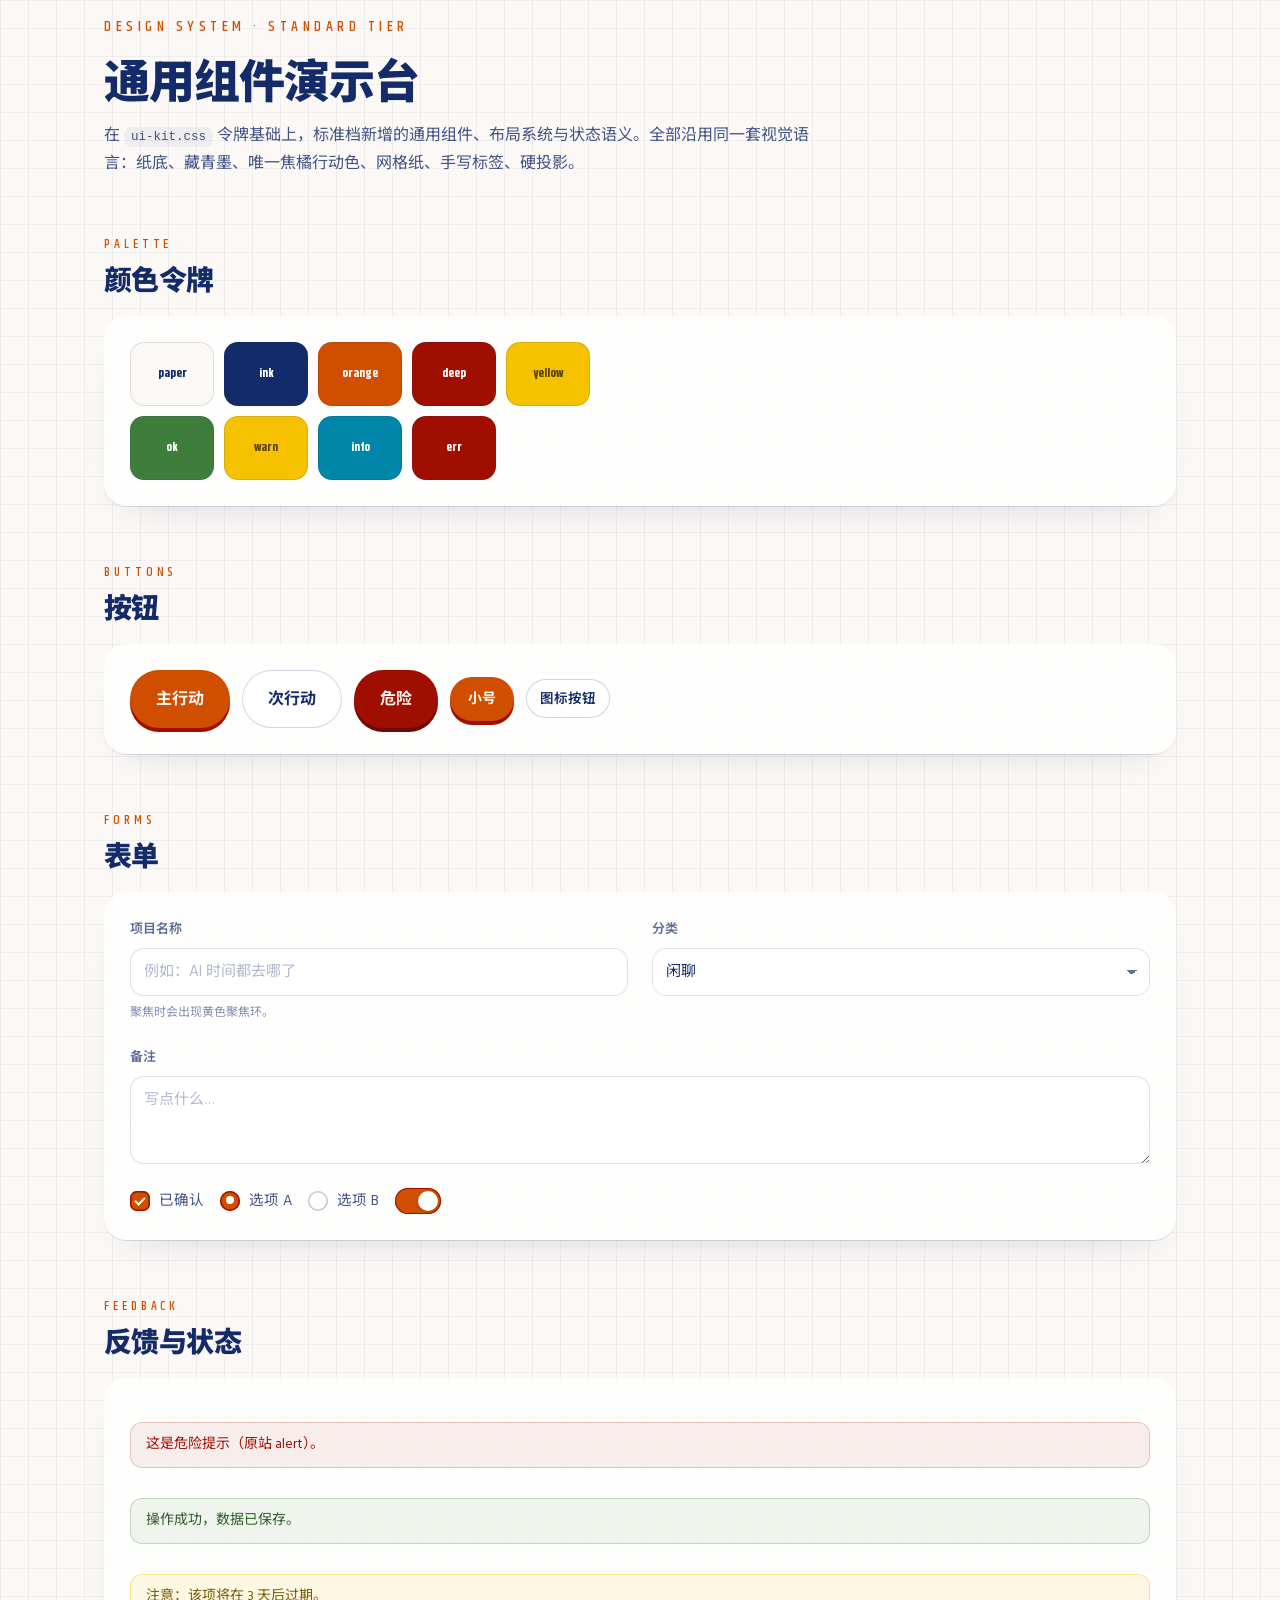
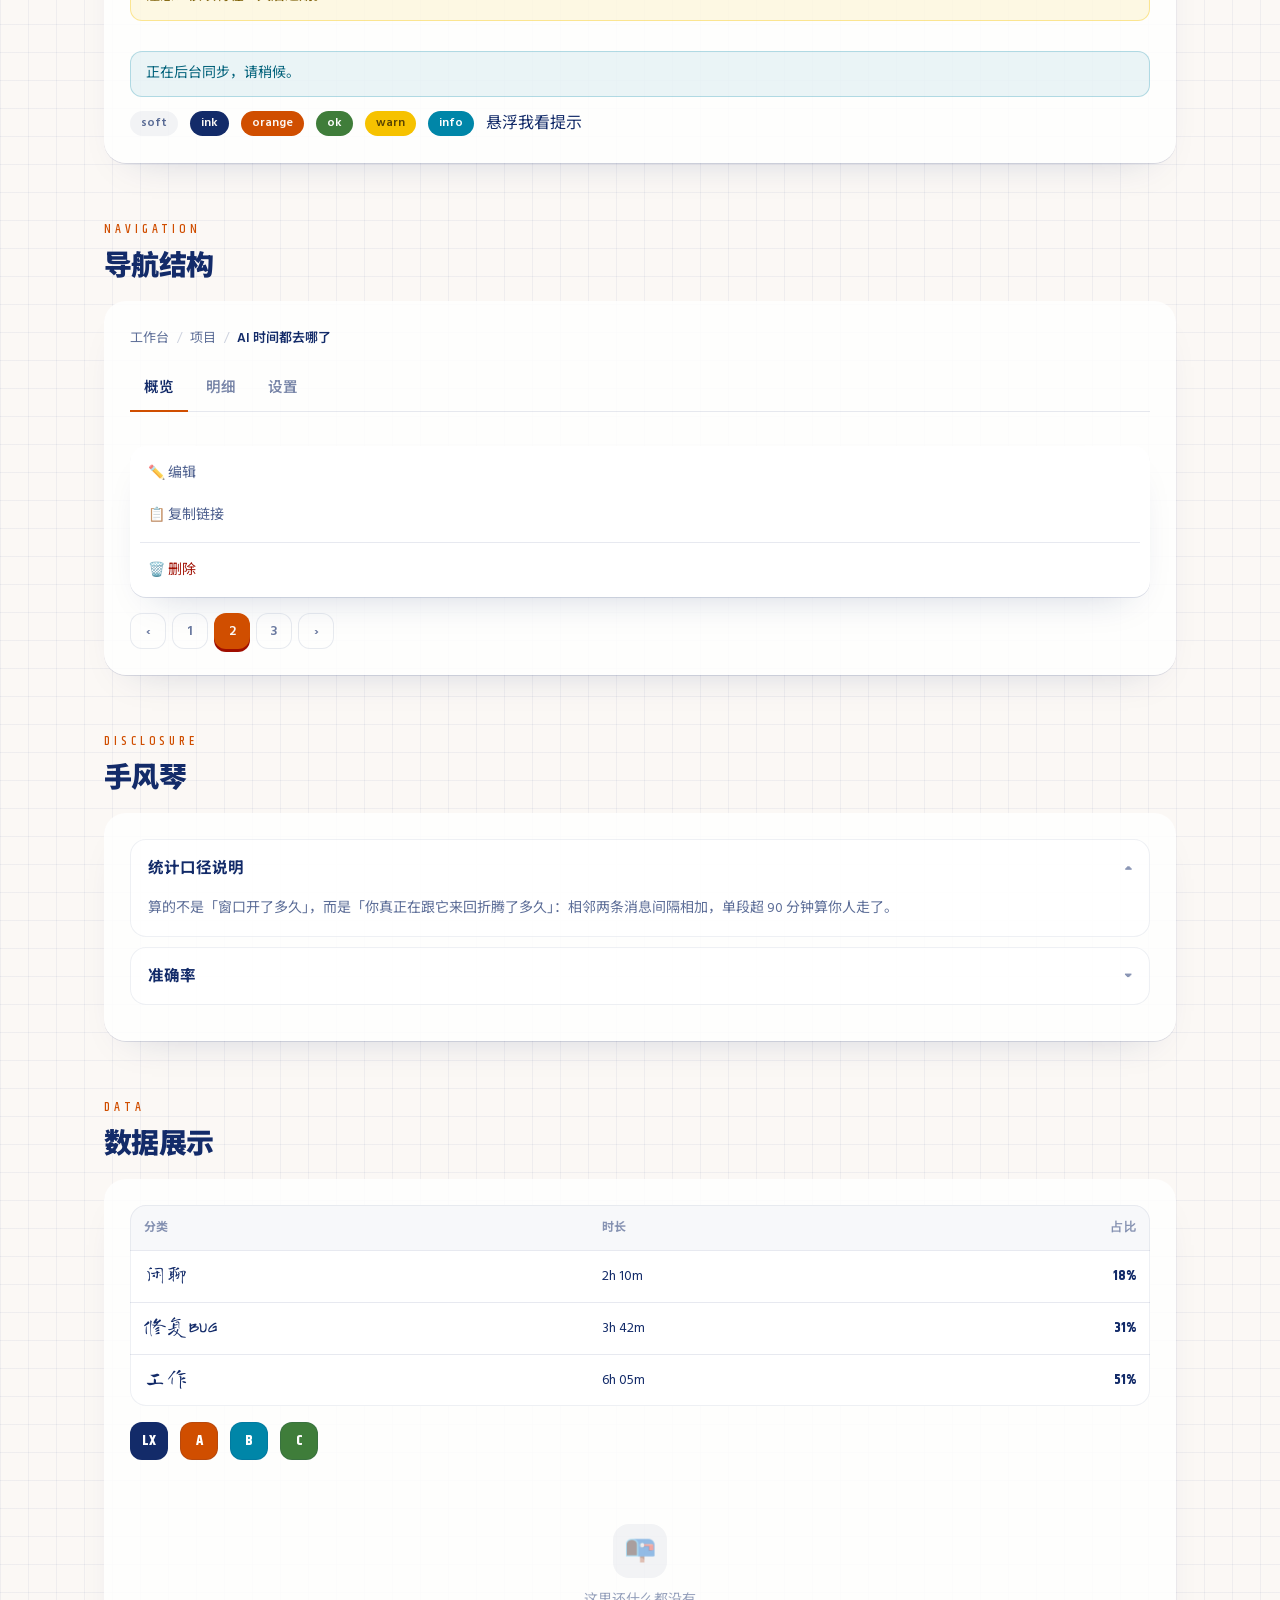
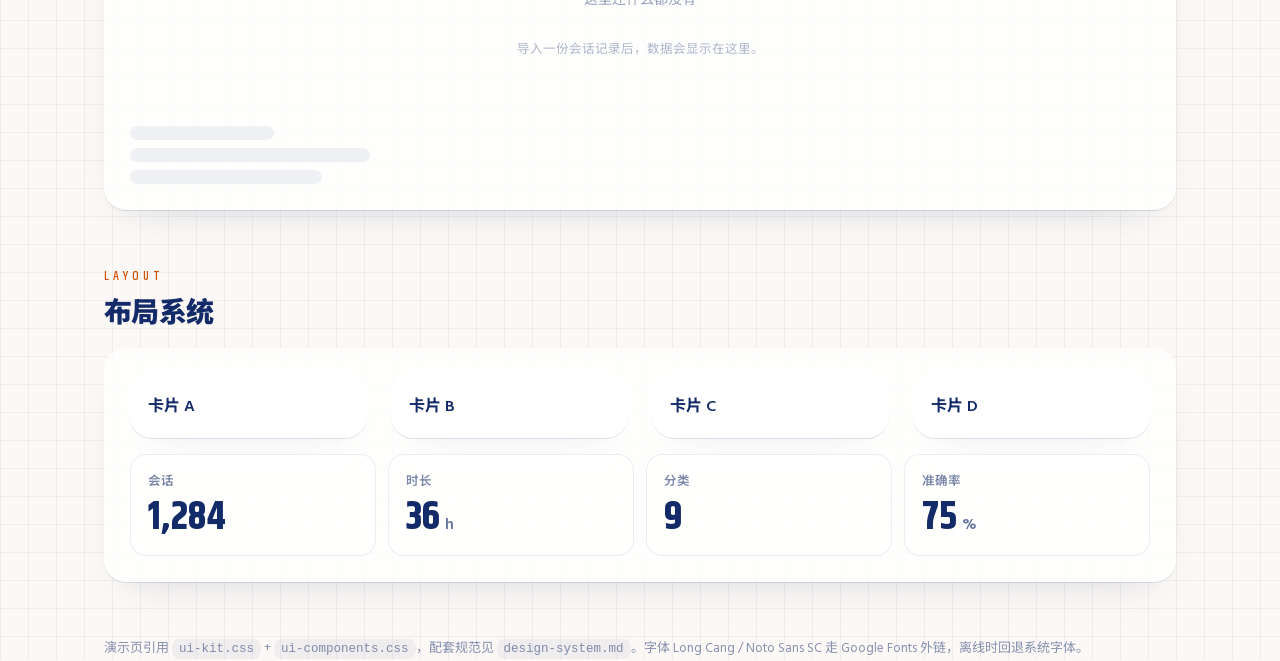
<file: ui/ai-time-where/showcase-components.html>
<!DOCTYPE html>
<html lang="zh-CN">
<head>
<meta charset="UTF-8">
<meta name="viewport" content="width=device-width, initial-scale=1.0">
<title>组件库 · 标准档演示</title>
<link rel="preconnect" href="https://fonts.googleapis.com">
<link rel="preconnect" href="https://fonts.gstatic.com" crossorigin>
<link href="https://fonts.googleapis.com/css2?family=Long+Cang&family=Noto+Sans+SC:wght@400;700;900&display=swap" rel="stylesheet">
<link rel="stylesheet" href="ui-kit.css" />
<link rel="stylesheet" href="ui-components.css" />
<style>
  .sec{margin:56px 0}
  .sec > .lab{font-family:var(--numf);text-transform:uppercase;letter-spacing:.3em;font-size:13px;font-weight:500;color:var(--orange);margin-bottom:4px}
  .sec > h2{font-family:var(--sc);font-weight:900;font-size:28px;letter-spacing:-.02em;margin:0 0 18px}
  .demo{background:#ffffffd9;border-radius:var(--r-card);box-shadow:0 1px 0 #132b6922,0 18px 40px -28px #132b6940;padding:26px}
  .demo + .demo{margin-top:18px}
  .swatch{display:flex;flex-wrap:wrap;gap:10px}
  .sw{width:84px;height:64px;border-radius:14px;display:grid;place-items:center;font-family:var(--numf);font-weight:700;font-size:12px;box-shadow:inset 0 0 0 1px #132b6920}
</style>
</head>
<body class="paper">
<div class="wrap">

  <p class="eyebrow">Design System · Standard Tier</p>
  <h1 class="title-lg">通用组件演示台</h1>
  <p class="sub">在 <code>ui-kit.css</code> 令牌基础上，标准档新增的通用组件、布局系统与状态语义。全部沿用同一套视觉语言：纸底、藏青墨、唯一焦橘行动色、网格纸、手写标签、硬投影。</p>

  <!-- 色板 -->
  <section class="sec">
    <div class="lab">Palette</div>
    <h2>颜色令牌</h2>
    <div class="demo">
      <div class="swatch">
        <div class="sw" style="background:var(--paper);color:var(--ink)">paper</div>
        <div class="sw" style="background:var(--ink);color:#fff">ink</div>
        <div class="sw" style="background:var(--orange);color:#fff">orange</div>
        <div class="sw" style="background:var(--deep);color:#fff">deep</div>
        <div class="sw" style="background:var(--yellow);color:#5a4400">yellow</div>
      </div>
      <div class="swatch" style="margin-top:10px">
        <div class="sw" style="background:var(--ok);color:#fff">ok</div>
        <div class="sw" style="background:var(--warn);color:#5a4400">warn</div>
        <div class="sw" style="background:var(--info);color:#fff">info</div>
        <div class="sw" style="background:var(--err);color:#fff">err</div>
      </div>
    </div>
  </section>

  <!-- 按钮 -->
  <section class="sec">
    <div class="lab">Buttons</div>
    <h2>按钮</h2>
    <div class="demo cluster s3">
      <button class="btn btn-primary">主行动</button>
      <button class="btn btn-ghost">次行动</button>
      <button class="btn btn-danger">危险</button>
      <button class="btn btn-primary btn-sm">小号</button>
      <button class="icon-btn">图标按钮</button>
    </div>
  </section>

  <!-- 表单 -->
  <section class="sec">
    <div class="lab">Forms</div>
    <h2>表单</h2>
    <div class="demo grid c2">
      <div class="field">
        <label>项目名称</label>
        <input class="input" placeholder="例如：AI 时间都去哪了">
        <span class="hint">聚焦时会出现黄色聚焦环。</span>
      </div>
      <div class="field">
        <label>分类</label>
        <select class="select"><option>闲聊</option><option>修复BUG</option><option>工作</option></select>
      </div>
      <div class="field" style="grid-column:1/-1">
        <label>备注</label>
        <textarea class="input" placeholder="写点什么…"></textarea>
      </div>
      <div class="cluster s4">
        <label class="check"><input type="checkbox" checked><span class="box"></span>已确认</label>
        <label class="check radio"><input type="radio" name="r" checked><span class="box"></span>选项 A</label>
        <label class="check radio"><input type="radio" name="r"><span class="box"></span>选项 B</label>
        <label class="switch"><input type="checkbox" checked><span class="track"></span><span class="thumb"></span></label>
      </div>
    </div>
  </section>

  <!-- 反馈 -->
  <section class="sec">
    <div class="lab">Feedback</div>
    <h2>反馈与状态</h2>
    <div class="demo stack s3">
      <div class="alert">这是危险提示（原站 alert）。</div>
      <div class="alert alert-ok">操作成功，数据已保存。</div>
      <div class="alert alert-warn">注意：该项将在 3 天后过期。</div>
      <div class="alert alert-info">正在后台同步，请稍候。</div>
      <div class="cluster s3">
        <span class="tag tag-soft">soft</span>
        <span class="tag tag-ink">ink</span>
        <span class="tag tag-orange">orange</span>
        <span class="tag tag-ok">ok</span>
        <span class="tag tag-warn">warn</span>
        <span class="tag tag-info">info</span>
        <span class="tip" data-tip="纯 CSS 悬浮提示">悬浮我看提示</span>
      </div>
    </div>
  </section>

  <!-- 导航结构 -->
  <section class="sec">
    <div class="lab">Navigation</div>
    <h2>导航结构</h2>
    <div class="demo stack s4">
      <nav class="breadcrumb">
        <a href="#">工作台</a><span class="sep">/</span>
        <a href="#">项目</a><span class="sep">/</span>
        <span class="cur">AI 时间都去哪了</span>
      </nav>
      <div class="tabs">
        <button class="tab" aria-selected="true">概览</button>
        <button class="tab" aria-selected="false">明细</button>
        <button class="tab" aria-selected="false">设置</button>
      </div>
      <ul class="menu" style="display:inline-block">
        <li class="menu-item">✏️ 编辑</li>
        <li class="menu-item">📋 复制链接</li>
        <li class="menu-sep"></li>
        <li class="menu-item danger">🗑️ 删除</li>
      </ul>
      <div class="pager">
        <a class="pg">‹</a><a class="pg">1</a><a class="pg" aria-current="true">2</a><a class="pg">3</a><a class="pg">›</a>
      </div>
    </div>
  </section>

  <!-- 手风琴 -->
  <section class="sec">
    <div class="lab">Disclosure</div>
    <h2>手风琴</h2>
    <div class="demo">
      <details class="acc-item" open>
        <summary class="acc-head">统计口径说明 <span class="chev">▾</span></summary>
        <div class="acc-body">算的不是「窗口开了多久」，而是「你真正在跟它来回折腾了多久」：相邻两条消息间隔相加，单段超 90 分钟算你人走了。</div>
      </details>
      <details class="acc-item">
        <summary class="acc-head">准确率 <span class="chev">▾</span></summary>
        <div class="acc-body">本地规则判，约 75% 准。判错直接下拉改，改完立刻重算并记录在本机。</div>
      </details>
    </div>
  </section>

  <!-- 数据展示 -->
  <section class="sec">
    <div class="lab">Data</div>
    <h2>数据展示</h2>
    <div class="demo stack s4">
      <table class="table">
        <thead><tr><th>分类</th><th>时长</th><th class="num">占比</th></tr></thead>
        <tbody>
          <tr><td><span class="hand" style="font-size:22px">闲聊</span></td><td>2h 10m</td><td class="num">18%</td></tr>
          <tr><td><span class="hand" style="font-size:22px">修复BUG</span></td><td>3h 42m</td><td class="num">31%</td></tr>
          <tr><td><span class="hand" style="font-size:22px">工作</span></td><td>6h 05m</td><td class="num">51%</td></tr>
        </tbody>
      </table>
      <div class="cluster s3">
        <span class="avatar">LX</span>
        <span class="avatar o">A</span>
        <span class="avatar i">B</span>
        <span class="avatar g">C</span>
      </div>
      <div class="empty">
        <div class="ico">📭</div>
        <p>这里还什么都没有</p>
        <span class="sub">导入一份会话记录后，数据会显示在这里。</span>
      </div>
      <div class="cluster s2" style="width:240px">
        <span class="skeleton" style="width:60%"></span>
        <span class="skeleton" style="width:100%"></span>
        <span class="skeleton" style="width:80%"></span>
      </div>
    </div>
  </section>

  <!-- 布局 -->
  <section class="sec">
    <div class="lab">Layout</div>
    <h2>布局系统</h2>
    <div class="demo stack s4">
      <div class="grid c4">
        <div class="card" style="padding:18px"><b>卡片 A</b></div>
        <div class="card" style="padding:18px"><b>卡片 B</b></div>
        <div class="card" style="padding:18px"><b>卡片 C</b></div>
        <div class="card" style="padding:18px"><b>卡片 D</b></div>
      </div>
      <div class="kpis">
        <div class="kpi"><div class="lab">会话</div><div class="val num">1,284</div></div>
        <div class="kpi"><div class="lab">时长</div><div class="val num">36<small>h</small></div></div>
        <div class="kpi"><div class="lab">分类</div><div class="val num">9</div></div>
        <div class="kpi"><div class="lab">准确率</div><div class="val num">75<small>%</small></div></div>
      </div>
    </div>
  </section>

  <p class="note" style="margin:40px 0 60px">演示页引用 <code>ui-kit.css</code> + <code>ui-components.css</code>，配套规范见 <code>design-system.md</code>。字体 Long Cang / Noto Sans SC 走 Google Fonts 外链，离线时回退系统字体。</p>

</div>
</body>
</html>
</file>
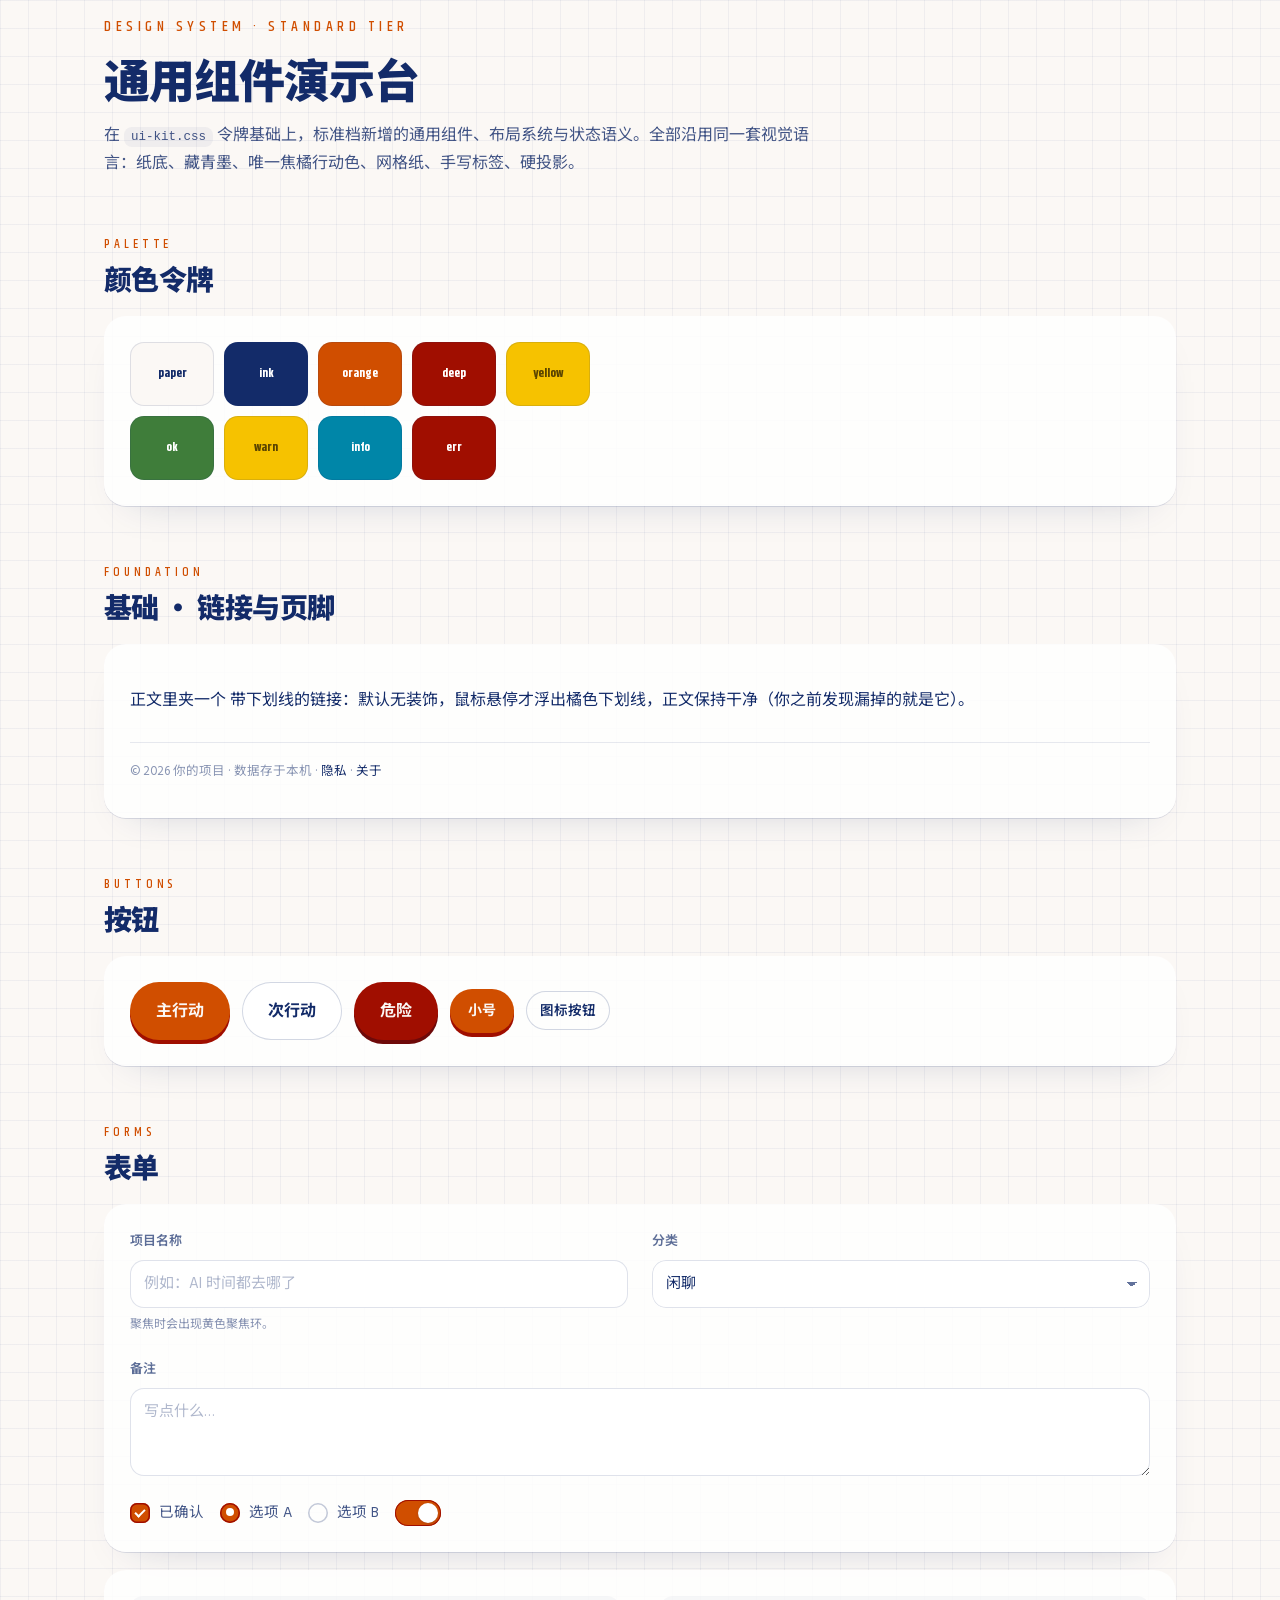
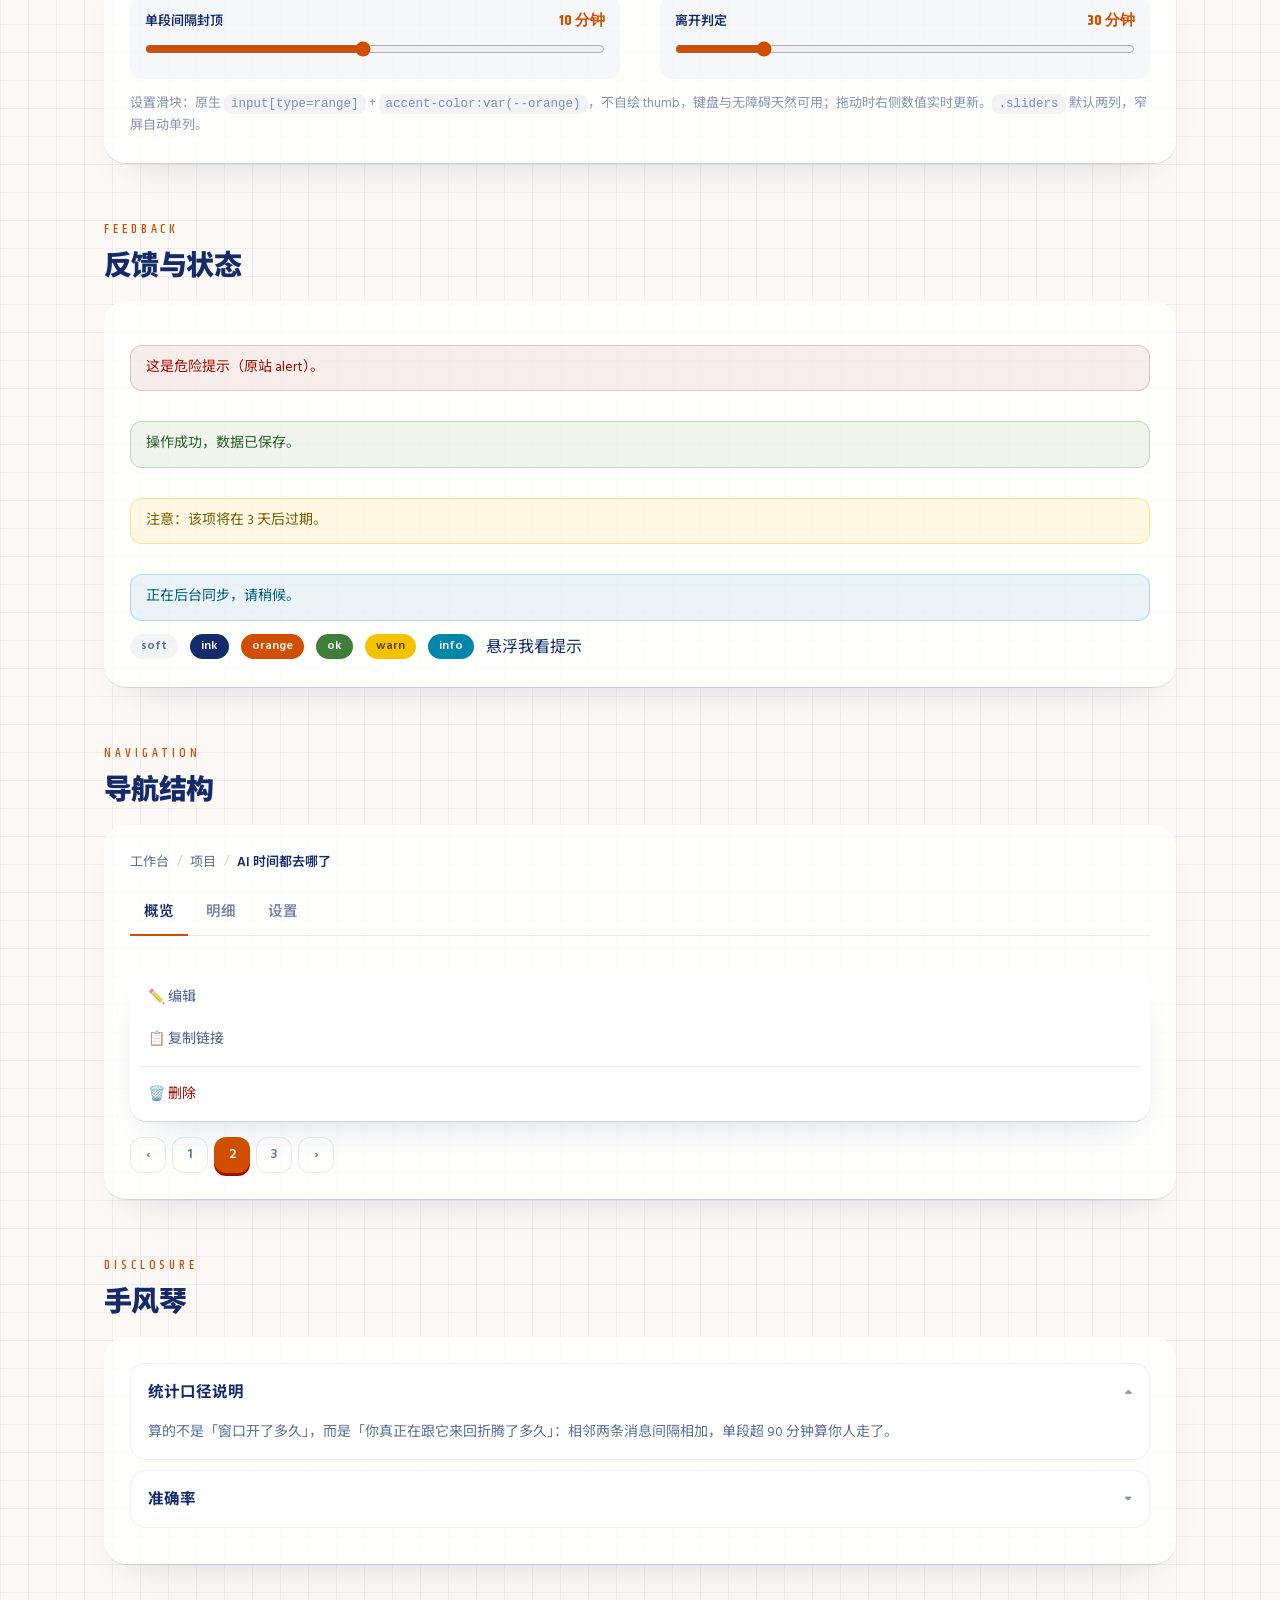
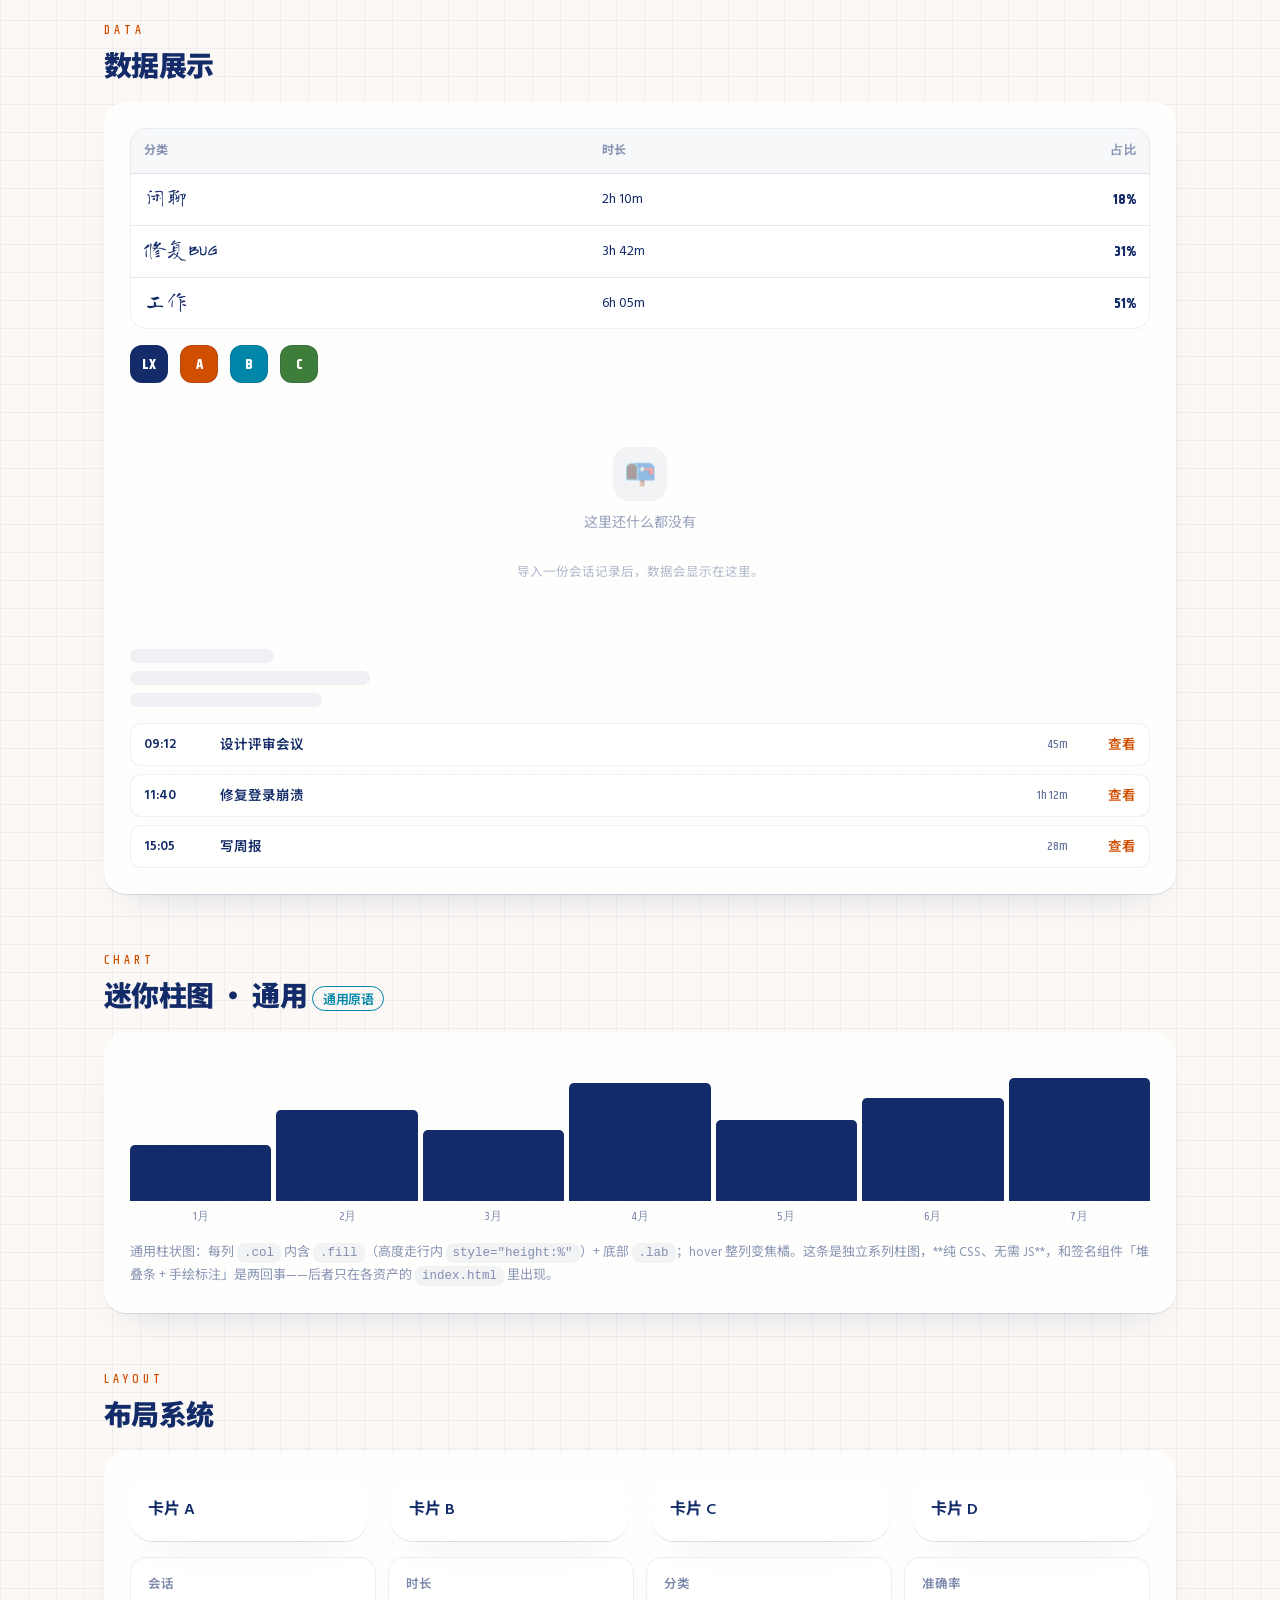
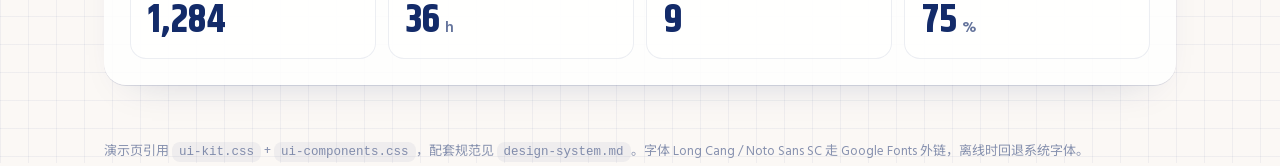
<file: UI/丝网印手绘/showcase-components.html>
<!DOCTYPE html>
<html lang="zh-CN">
<head>
<meta charset="UTF-8">
<meta name="viewport" content="width=device-width, initial-scale=1.0">
<title>组件库 · 标准档演示</title>
<link rel="preconnect" href="https://fonts.googleapis.com">
<link rel="preconnect" href="https://fonts.gstatic.com" crossorigin>
<link href="https://fonts.googleapis.com/css2?family=Long+Cang&family=Noto+Sans+SC:wght@400;700;900&display=swap" rel="stylesheet">
<link rel="stylesheet" href="ui-kit.css" />
<link rel="stylesheet" href="ui-components.css" />
<style>
  .sec{margin:56px 0}
  .sec > .lab{font-family:var(--numf);text-transform:uppercase;letter-spacing:.3em;font-size:13px;font-weight:500;color:var(--orange);margin-bottom:4px}
  .sec > h2{font-family:var(--sc);font-weight:900;font-size:28px;letter-spacing:-.02em;margin:0 0 18px}
  .demo{background:#ffffffd9;border-radius:var(--r-card);box-shadow:0 1px 0 #132b6922,0 18px 40px -28px #132b6940;padding:26px}
  .demo + .demo{margin-top:18px}
  .swatch{display:flex;flex-wrap:wrap;gap:10px}
  .sw{width:84px;height:64px;border-radius:14px;display:grid;place-items:center;font-family:var(--numf);font-weight:700;font-size:12px;box-shadow:inset 0 0 0 1px #132b6920}
</style>
</head>
<body class="paper">
<div class="wrap">

  <p class="eyebrow">Design System · Standard Tier</p>
  <h1 class="title-lg">通用组件演示台</h1>
  <p class="sub">在 <code>ui-kit.css</code> 令牌基础上，标准档新增的通用组件、布局系统与状态语义。全部沿用同一套视觉语言：纸底、藏青墨、唯一焦橘行动色、网格纸、手写标签、硬投影。</p>

  <!-- 色板 -->
  <section class="sec">
    <div class="lab">Palette</div>
    <h2>颜色令牌</h2>
    <div class="demo">
      <div class="swatch">
        <div class="sw" style="background:var(--paper);color:var(--ink)">paper</div>
        <div class="sw" style="background:var(--ink);color:#fff">ink</div>
        <div class="sw" style="background:var(--orange);color:#fff">orange</div>
        <div class="sw" style="background:var(--deep);color:#fff">deep</div>
        <div class="sw" style="background:var(--yellow);color:#5a4400">yellow</div>
      </div>
      <div class="swatch" style="margin-top:10px">
        <div class="sw" style="background:var(--ok);color:#fff">ok</div>
        <div class="sw" style="background:var(--warn);color:#5a4400">warn</div>
        <div class="sw" style="background:var(--info);color:#fff">info</div>
        <div class="sw" style="background:var(--err);color:#fff">err</div>
      </div>
    </div>
  </section>

  <!-- 基础：链接 + 页脚 -->
  <section class="sec">
    <div class="lab">Foundation</div>
    <h2>基础 · 链接与页脚</h2>
    <div class="demo stack s3">
      <p>正文里夹一个 <a class="link" href="#">带下划线的链接</a>：默认无装饰，鼠标悬停才浮出橘色下划线，正文保持干净（你之前发现漏掉的就是它）。</p>
      <footer class="footer" style="margin:0;padding:18px 0 8px">© 2026 你的项目 · 数据存于本机 · <a href="#">隐私</a> · <a href="#">关于</a></footer>
    </div>
  </section>

  <!-- 按钮 -->
  <section class="sec">
    <div class="lab">Buttons</div>
    <h2>按钮</h2>
    <div class="demo cluster s3">
      <button class="btn btn-primary">主行动</button>
      <button class="btn btn-ghost">次行动</button>
      <button class="btn btn-danger">危险</button>
      <button class="btn btn-primary btn-sm">小号</button>
      <button class="icon-btn">图标按钮</button>
    </div>
  </section>

  <!-- 表单 -->
  <section class="sec">
    <div class="lab">Forms</div>
    <h2>表单</h2>
    <div class="demo grid c2">
      <div class="field">
        <label>项目名称</label>
        <input class="input" placeholder="例如：AI 时间都去哪了">
        <span class="hint">聚焦时会出现黄色聚焦环。</span>
      </div>
      <div class="field">
        <label>分类</label>
        <select class="select"><option>闲聊</option><option>修复BUG</option><option>工作</option></select>
      </div>
      <div class="field" style="grid-column:1/-1">
        <label>备注</label>
        <textarea class="input" placeholder="写点什么…"></textarea>
      </div>
      <div class="cluster s4">
        <label class="check"><input type="checkbox" checked><span class="box"></span>已确认</label>
        <label class="check radio"><input type="radio" name="r" checked><span class="box"></span>选项 A</label>
        <label class="check radio"><input type="radio" name="r"><span class="box"></span>选项 B</label>
        <label class="switch"><input type="checkbox" checked><span class="track"></span><span class="thumb"></span></label>
      </div>
    </div>
    <div class="demo">
      <div class="sliders">
        <div class="slider"><label>单段间隔封顶 <span>10 分钟</span></label><input type="range" min="1" max="20" step="1" value="10" data-unit="分钟"></div>
        <div class="slider"><label>离开判定 <span>30 分钟</span></label><input type="range" min="10" max="120" step="5" value="30" data-unit="分钟"></div>
      </div>
      <p class="note" style="margin-top:14px">设置滑块：原生 <code>input[type=range]</code> + <code>accent-color:var(--orange)</code>，不自绘 thumb，键盘与无障碍天然可用；拖动时右侧数值实时更新。<code>.sliders</code> 默认两列，窄屏自动单列。</p>
    </div>
  </section>

  <!-- 反馈 -->
  <section class="sec">
    <div class="lab">Feedback</div>
    <h2>反馈与状态</h2>
    <div class="demo stack s3">
      <div class="alert">这是危险提示（原站 alert）。</div>
      <div class="alert alert-ok">操作成功，数据已保存。</div>
      <div class="alert alert-warn">注意：该项将在 3 天后过期。</div>
      <div class="alert alert-info">正在后台同步，请稍候。</div>
      <div class="cluster s3">
        <span class="tag tag-soft">soft</span>
        <span class="tag tag-ink">ink</span>
        <span class="tag tag-orange">orange</span>
        <span class="tag tag-ok">ok</span>
        <span class="tag tag-warn">warn</span>
        <span class="tag tag-info">info</span>
        <span class="tip" data-tip="纯 CSS 悬浮提示">悬浮我看提示</span>
      </div>
    </div>
  </section>

  <!-- 导航结构 -->
  <section class="sec">
    <div class="lab">Navigation</div>
    <h2>导航结构</h2>
    <div class="demo stack s4">
      <nav class="breadcrumb">
        <a href="#">工作台</a><span class="sep">/</span>
        <a href="#">项目</a><span class="sep">/</span>
        <span class="cur">AI 时间都去哪了</span>
      </nav>
      <div class="tabs">
        <button class="tab" aria-selected="true">概览</button>
        <button class="tab" aria-selected="false">明细</button>
        <button class="tab" aria-selected="false">设置</button>
      </div>
      <ul class="menu" style="display:inline-block">
        <li class="menu-item">✏️ 编辑</li>
        <li class="menu-item">📋 复制链接</li>
        <li class="menu-sep"></li>
        <li class="menu-item danger">🗑️ 删除</li>
      </ul>
      <div class="pager">
        <a class="pg">‹</a><a class="pg">1</a><a class="pg" aria-current="true">2</a><a class="pg">3</a><a class="pg">›</a>
      </div>
    </div>
  </section>

  <!-- 手风琴 -->
  <section class="sec">
    <div class="lab">Disclosure</div>
    <h2>手风琴</h2>
    <div class="demo">
      <details class="acc-item" open>
        <summary class="acc-head">统计口径说明 <span class="chev">▾</span></summary>
        <div class="acc-body">算的不是「窗口开了多久」，而是「你真正在跟它来回折腾了多久」：相邻两条消息间隔相加，单段超 90 分钟算你人走了。</div>
      </details>
      <details class="acc-item">
        <summary class="acc-head">准确率 <span class="chev">▾</span></summary>
        <div class="acc-body">本地规则判，约 75% 准。判错直接下拉改，改完立刻重算并记录在本机。</div>
      </details>
    </div>
  </section>

  <!-- 数据展示 -->
  <section class="sec">
    <div class="lab">Data</div>
    <h2>数据展示</h2>
    <div class="demo stack s4">
      <table class="table">
        <thead><tr><th>分类</th><th>时长</th><th class="num">占比</th></tr></thead>
        <tbody>
          <tr><td><span class="hand" style="font-size:22px">闲聊</span></td><td>2h 10m</td><td class="num">18%</td></tr>
          <tr><td><span class="hand" style="font-size:22px">修复BUG</span></td><td>3h 42m</td><td class="num">31%</td></tr>
          <tr><td><span class="hand" style="font-size:22px">工作</span></td><td>6h 05m</td><td class="num">51%</td></tr>
        </tbody>
      </table>
      <div class="cluster s3">
        <span class="avatar">LX</span>
        <span class="avatar o">A</span>
        <span class="avatar i">B</span>
        <span class="avatar g">C</span>
      </div>
      <div class="empty">
        <div class="ico">📭</div>
        <p>这里还什么都没有</p>
        <span class="sub">导入一份会话记录后，数据会显示在这里。</span>
      </div>
      <div class="cluster s2" style="width:240px">
        <span class="skeleton" style="width:60%"></span>
        <span class="skeleton" style="width:100%"></span>
        <span class="skeleton" style="width:80%"></span>
      </div>
      <div class="list">
        <div class="list-item" data-toggle><span class="t">09:12</span><span class="t">设计评审会议</span><span class="meta">45m</span><span class="act">查看</span><div class="list-detail">参与人 5 人，产出 2 份方案稿；结论：下周进入原型阶段。</div></div>
        <div class="list-item" data-toggle><span class="t">11:40</span><span class="t">修复登录崩溃</span><span class="meta">1h 12m</span><span class="act">查看</span><div class="list-detail">根因：token 过期未刷新；已加拦截器统一处理 401。</div></div>
        <div class="list-item" data-toggle><span class="t">15:05</span><span class="t">写周报</span><span class="meta">28m</span><span class="act">查看</span><div class="list-detail">本周完成 3 项需求、修复 5 个 bug，下周排期见看板。</div></div>
      </div>
    </div>
  </section>

  <!-- 图表（通用） -->
  <section class="sec">
    <div class="lab">Chart</div>
    <h2>迷你柱图 · 通用 <span style="font-size:13px;font-weight:600;color:#0086a8;border:1px solid #0086a8;border-radius:999px;padding:2px 10px;vertical-align:middle;white-space:nowrap">通用原语</span></h2>
    <div class="demo">
      <div class="bar-chart">
        <div class="col"><div class="fill" style="height:38%"></div><div class="lab">1月</div></div>
        <div class="col"><div class="fill" style="height:62%"></div><div class="lab">2月</div></div>
        <div class="col"><div class="fill" style="height:48%"></div><div class="lab">3月</div></div>
        <div class="col"><div class="fill" style="height:80%"></div><div class="lab">4月</div></div>
        <div class="col"><div class="fill" style="height:55%"></div><div class="lab">5月</div></div>
        <div class="col"><div class="fill" style="height:70%"></div><div class="lab">6月</div></div>
        <div class="col"><div class="fill" style="height:92%"></div><div class="lab">7月</div></div>
      </div>
      <p class="note" style="margin-top:14px">通用柱状图：每列 <code>.col</code> 内含 <code>.fill</code>（高度走行内 <code>style="height:%"</code>）+ 底部 <code>.lab</code>；hover 整列变焦橘。这条是独立系列柱图，**纯 CSS、无需 JS**，和签名组件「堆叠条 + 手绘标注」是两回事——后者只在各资产的 <code>index.html</code> 里出现。</p>
    </div>
  </section>

  <!-- 布局 -->
  <section class="sec">
    <div class="lab">Layout</div>
    <h2>布局系统</h2>
    <div class="demo stack s4">
      <div class="grid c4">
        <div class="card" style="padding:18px"><b>卡片 A</b></div>
        <div class="card" style="padding:18px"><b>卡片 B</b></div>
        <div class="card" style="padding:18px"><b>卡片 C</b></div>
        <div class="card" style="padding:18px"><b>卡片 D</b></div>
      </div>
      <div class="kpis">
        <div class="kpi"><div class="lab">会话</div><div class="val num">1,284</div></div>
        <div class="kpi"><div class="lab">时长</div><div class="val num">36<small>h</small></div></div>
        <div class="kpi"><div class="lab">分类</div><div class="val num">9</div></div>
        <div class="kpi"><div class="lab">准确率</div><div class="val num">75<small>%</small></div></div>
      </div>
    </div>
  </section>

  <p class="note" style="margin:40px 0 60px">演示页引用 <code>ui-kit.css</code> + <code>ui-components.css</code>，配套规范见 <code>design-system.md</code>。字体 Long Cang / Noto Sans SC 走 Google Fonts 外链，离线时回退系统字体。</p>

</div>

<script>
// 滑块：拖动时把 value 同步到 label 里的 span（单位放 data-unit）
document.querySelectorAll('.slider input[type=range]').forEach(function(r){
  var span = r.parentNode.querySelector('label span');
  if(!span) return;
  var unit = r.getAttribute('data-unit') || '';
  function sync(){ span.textContent = r.value + (unit ? ' ' + unit : ''); }
  r.addEventListener('input', sync); sync();
});

// 列表行：点击整行切换明细展开（点「查看」不触发展开）
document.querySelectorAll('.list-item[data-toggle]').forEach(function(it){
  it.addEventListener('click', function(e){
    if(e.target.closest('.act')) return;
    it.classList.toggle('open');
  });
});
</script>
</body>
</html>
</file>
<file: idea/styles.css>
:root {
  --bg: #eef0f4;
  --card: #ffffff;
  --ink: #1f2430;
  --muted: #9aa0b0;
  --brand: #5b6cff;
  --brand-soft: #eef0ff;
  --line: #e8eaf0;
  --danger: #ff5b6e;
  --warn: #f0a020;
  --sidebar-bg: #f6f7fb;
}
* { box-sizing: border-box; margin: 0; padding: 0; }
html, body { height: 100%; }
body {
  font-family: -apple-system, "PingFang SC", "Microsoft YaHei", system-ui, sans-serif;
  background: #c9ccd6; color: var(--ink);
}

/* ===== 响应式应用骨架 ===== */
.app {
  display: flex; flex-direction: row;
  height: 100vh; max-width: 1280px; margin: 0 auto;
  background: var(--bg);
  box-shadow: 0 0 40px rgba(0,0,0,.12);
  overflow: hidden;
}

/* 侧栏 */
.sidebar {
  width: 320px; flex: none;
  background: var(--sidebar-bg);
  border-right: 1px solid var(--line);
  display: flex; flex-direction: column;
  padding: 18px 16px; gap: 16px;
  overflow-y: auto;
}
.brand { display: flex; gap: 10px; align-items: center; }
.logo { font-size: 28px; }
.brand h1 { font-size: 18px; }
.brand p { font-size: 11px; color: var(--muted); margin-top: 2px; }

/* 速记输入框 */
.capture { display: flex; flex-direction: column; gap: 8px; }
.input {
  width: 100%; resize: none; border: 1px solid var(--line); border-radius: 12px;
  padding: 11px 13px; font-size: 14px; font-family: inherit; outline: none;
  line-height: 1.4; background: #fff; min-height: 52px; max-height: 160px;
}
.input:focus { border-color: var(--brand); }
.capture-actions { display: flex; gap: 8px; align-items: center; }
.mic {
  flex: none; width: 42px; height: 42px; border-radius: 50%;
  border: none; background: var(--brand-soft); font-size: 20px; cursor: pointer;
}
.mic.on { background: var(--danger); }
.send {
  flex: 1; border: none; background: var(--brand); color: #fff;
  padding: 0 18px; height: 42px; border-radius: 12px; font-size: 14px; font-weight: 600; cursor: pointer;
}
.rec-hint {
  display: none; text-align: center; font-size: 13px; color: #fff;
  background: var(--danger); padding: 8px; border-radius: 10px;
}
.rec-hint.show { display: block; }

/* 导航 */
.nav { display: flex; flex-direction: column; gap: 4px; }
.nav-item {
  text-align: left; border: none; background: transparent; cursor: pointer;
  padding: 10px 12px; border-radius: 10px; font-size: 14px; color: #444;
}
.nav-item:hover { background: #eceef6; }
.nav-item.active { background: var(--brand-soft); color: var(--brand); font-weight: 600; }

/* 筛选 */
.filters { display: flex; flex-direction: column; gap: 8px; }
.filter-title { font-size: 12px; color: var(--muted); font-weight: 600; margin-top: 4px; }
.chips { display: flex; flex-wrap: wrap; gap: 6px; }
.chip {
  font-size: 12px; padding: 5px 11px; border-radius: 12px; cursor: pointer;
  background: #fff; border: 1px solid var(--line); color: #555;
}
.chip:hover { border-color: var(--brand); }
.chip.active { background: var(--brand); color: #fff; border-color: var(--brand); }
.muted-sm { font-size: 12px; color: var(--muted); }
.settings-link {
  margin-top: auto; text-align: left; border: none; background: transparent;
  cursor: pointer; padding: 10px 12px; border-radius: 10px; font-size: 14px; color: #555;
}
.settings-link:hover { background: #eceef6; }

/* 主区 */
.main { flex: 1; display: flex; flex-direction: column; min-width: 0; background: var(--bg); }
.main-head {
  display: flex; align-items: center; justify-content: space-between; gap: 16px;
  padding: 16px 22px; background: var(--card); border-bottom: 1px solid var(--line);
}
.main-head h2 { font-size: 18px; }
.search { position: relative; flex: 1; max-width: 420px; display: flex; align-items: center; }
.search-ic { position: absolute; left: 12px; font-size: 13px; opacity: .6; }
#search {
  width: 100%; padding: 9px 32px 9px 34px; border: 1px solid var(--line);
  border-radius: 20px; font-size: 14px; font-family: inherit; outline: none; background: #fafbff;
}
#search:focus { border-color: var(--brand); }
.clear-search {
  position: absolute; right: 10px; border: none; background: transparent; cursor: pointer;
  color: var(--muted); font-size: 13px;
}

.feed { flex: 1; overflow-y: auto; padding: 18px 22px; display: flex; flex-direction: column; gap: 12px; }
.empty { text-align: center; color: var(--muted); padding: 50px 20px; font-size: 14px; }
.feed-meta { font-size: 12px; color: var(--muted); padding: 0 2px; }

.entry {
  background: var(--card); border: 1px solid var(--line);
  border-radius: 14px; padding: 14px 14px 12px; position: relative;
}
.entry.pending { opacity: .7; }
.ehead { display: flex; justify-content: space-between; align-items: center; margin-bottom: 6px; }
.etype { font-size: 12px; font-weight: 600; color: var(--brand); }
.etime { font-size: 11px; color: var(--muted); }
.etitle { font-size: 15px; font-weight: 600; margin-bottom: 4px; line-height: 1.4; }
.econtent { font-size: 14px; line-height: 1.6; white-space: pre-wrap; word-break: break-word; color: #2c3340; }
.esource { font-size: 12px; color: var(--muted); margin-top: 6px; }
.etags { margin-top: 8px; display: flex; gap: 6px; flex-wrap: wrap; }
.tag { font-size: 11px; background: var(--brand-soft); color: var(--brand); padding: 2px 9px; border-radius: 11px; cursor: pointer; }
.tag:hover { text-decoration: underline; }
.eactions { position: absolute; top: 12px; right: 12px; display: flex; gap: 10px; }
.act { border: none; background: transparent; cursor: pointer; font-size: 12px; }
.act.arch { color: var(--warn); }
.act.unarch { color: var(--brand); }
.act.del { color: var(--danger); }

/* 设置弹层 */
.modal {
  position: fixed; inset: 0; background: rgba(0,0,0,.4);
  display: flex; align-items: center; justify-content: center; padding: 20px; z-index: 50;
}
.modal.hidden { display: none; }
.modal-card { background: #fff; border-radius: 16px; padding: 20px; width: 100%; max-width: 380px; display: flex; flex-direction: column; gap: 12px; }
.modal-head { display: flex; justify-content: space-between; align-items: center; }
.modal-head h2 { font-size: 17px; }
.modal-sub { font-size: 12px; color: var(--muted); margin-top: -6px; }
.modal-card label { display: flex; flex-direction: column; gap: 5px; font-size: 13px; color: #444; }
.modal-card .field { padding: 10px 12px; border: 1px solid var(--line); border-radius: 10px; font-size: 14px; font-family: inherit; outline: none; }
.modal-card .field:focus { border-color: var(--brand); }
.modal-card .check { flex-direction: row; align-items: center; gap: 8px; font-size: 12px; color: #555; }
.btn { padding: 11px 16px; border: none; border-radius: 10px; font-size: 14px; cursor: pointer; font-weight: 600; }
.btn.primary { background: var(--brand); color: #fff; }
.btn.block { width: 100%; }
.cfg-status { font-size: 12px; color: var(--brand); min-height: 16px; }

.toast {
  position: fixed; bottom: 24px; left: 50%; transform: translateX(-50%) translateY(20px);
  background: #1f2430; color: #fff; padding: 10px 18px; border-radius: 20px;
  font-size: 13px; opacity: 0; pointer-events: none; transition: .3s; z-index: 60; max-width: 90%;
}
.toast.show { opacity: 1; transform: translateX(-50%) translateY(0); }

/* ===== 移动端：堆叠成单列，仍是极简一个输入框 ===== */
@media (max-width: 820px) {
  body { background: var(--bg); }
  .app { flex-direction: column; height: 100vh; max-width: 100%; box-shadow: none; }
  .sidebar {
    width: 100%; border-right: none; border-bottom: 1px solid var(--line);
    flex: none; gap: 12px; padding: 14px;
  }
  .brand p { display: none; }
  .filters { display: none; }            /* 移动端隐藏次级筛选，保持极简 */
  .nav { flex-direction: row; }
  .nav-item { flex: 1; text-align: center; font-size: 13px; padding: 8px 4px; }
  .settings-link { display: none; }       /* 设置移入右上角（可选增强） */
  .main { flex: 1; min-height: 0; }
  .main-head { padding: 12px 14px; }
  .feed { padding: 14px; }
}
</file>
<file: ui/_template/tokens.css>
/* ============================================================
   tokens.css —— 设计令牌（集中管理，组件层一律引用变量）
   复制后把 <> 占位换成你这套 UI 的真实值。
   ============================================================ */
:root{
  /* —— 颜色：主色（克制，先定 3–5 个）+ 语义色 —— */
  --paper:#fbf8f5;      /* 背景：通常不用纯白 */
  --ink:#132b69;        /* 正文/描边：通常不用纯黑 */
  --brand:#d04e00;      /* 唯一行动色 */
  --deep:#a00e00;       /* 硬投影/危险 */
  --accent:#f6c200;     /* 高亮/聚焦环 */
  --ok:#3f7d3a; --warn:#f6c200; --info:#0086a8; --err:#a00e00;
  --line: color-mix(in srgb, var(--ink) 10%, transparent); /* 分割线用主色派生 */

  /* —— 字体：每款角色一个变量 + 回退链 —— */
  --numf:'Khand','Bahnschrift',Arial Narrow,sans-serif;     /* 数字/英文小标 */
  --hand:'Long Cang','华文行楷','STXingkai','KaiTi',cursive;/* 手写标签 */
  --sc:'Noto Sans SC','PingFang SC','Microsoft YaHei',sans-serif; /* 中文 */

  /* —— 字阶（1.25 比例阶梯，按需增减） —— */
  --fs-display:40px; --fs-h1:32px; --fs-h2:24px; --fs-h3:20px;
  --fs-body:16px; --fs-sm:13px;

  /* —— 间距尺度：4 的倍数，组件禁止裸像素 —— */
  --s1:4px; --s2:8px; --s3:12px; --s4:16px; --s5:24px; --s6:32px; --s7:48px; --s8:64px;

  /* —— 圆角 —— */
  --r-card:22px; --r-panel:20px; --r-kpi:16px; --r-row:13px; --r-pill:999px;

  /* —— 阴影/描边：薄阴影优先 —— */
  --shadow-card: 0 18px 40px -28px rgba(0,0,0,.25);

  /* —— 动效 —— */
  --t-fast:120ms; --t-base:200ms; --ease:cubic-bezier(.2,.9,.3,1.2);

  /* —— 层级 —— */
  --z-modal:100; --z-toast:200; --z-tooltip:300;
}

/* 暗色模式（可选）：只覆盖颜色变量，组件样式不改 */
[data-theme="dark"]{
  --paper:#0e1116; --ink:#e8edf5; --line: color-mix(in srgb, var(--ink) 12%, transparent);
}
</file>
<file: ui/_template/components.css>
/* ============================================================
   components.css —— 具体组件（基于 tokens.css 的变量）
   只写你这套 UI 真实覆盖的组件，没覆盖的不写。
   参考命名：btn / card / kpi / tag / alert / modal / tabs ……
   ============================================================ */

/* —— 排版基础（引用令牌） —— */
.eyebrow{font-family:var(--numf);text-transform:uppercase;letter-spacing:.3em;font-size:var(--fs-sm);opacity:.7}
.title-lg{font-family:var(--sc);font-weight:900;font-size:var(--fs-display);line-height:1.1;letter-spacing:-.02em;margin:0}
.lede{font-size:var(--fs-body);opacity:.8;max-width:60ch}

/* —— 按钮 —— */
.btn{display:inline-flex;align-items:center;gap:9px;border:0;border-radius:var(--r-pill);
  font-family:var(--sc);font-weight:700;padding:14px 24px;font-size:16px;cursor:pointer;
  transition:transform var(--t-fast),box-shadow var(--t-fast),background var(--t-fast)}
.btn-primary{background:var(--brand);color:var(--paper);box-shadow:0 4px 0 var(--deep)}
.btn-primary:active{transform:translateY(4px);box-shadow:none}
.btn-ghost{background:transparent;color:var(--ink);box-shadow:inset 0 0 0 1px var(--line)}
.btn-danger{background:var(--err);color:#fff}
.btn:focus-visible{outline:3px solid var(--accent);outline-offset:2px}

/* —— 卡片 —— */
.card{background:#ffffffd9;border-radius:var(--r-card);box-shadow:var(--shadow-card);
  padding:26px 26px 24px}

/* ↓↓↓ 按 notes.md 覆盖的组件，继续往下加（table / tabs / modal / alert …） ↓↓↓ */
</file>
<file: UI/_template/ui-kit.css>
/* ============================================================
   ui-kit.css —— 设计令牌 + 基础原语（集中管理，组件层一律引用变量）
   复制后把 <> 占位换成你这套 UI 的真实值。
   基础原语（按钮/卡片/输入/排版…）也放这里；具体业务组件放 ui-components.css。
   ============================================================ */
:root{
  /* —— 颜色：主色（克制，先定 3–5 个）+ 语义色 —— */
  --paper:#fbf8f5;      /* 背景：通常不用纯白 */
  --ink:#132b69;        /* 正文/描边：通常不用纯黑 */
  --brand:#d04e00;      /* 唯一行动色 */
  --deep:#a00e00;       /* 硬投影/危险 */
  --accent:#f6c200;     /* 高亮/聚焦环 */
  --ok:#3f7d3a; --warn:#f6c200; --info:#0086a8; --err:#a00e00;
  --line: color-mix(in srgb, var(--ink) 10%, transparent); /* 分割线用主色派生 */

  /* —— 字体：每款角色一个变量 + 回退链 —— */
  --numf:'Khand','Bahnschrift',Arial Narrow,sans-serif;     /* 数字/英文小标 */
  --hand:'Long Cang','华文行楷','STXingkai','KaiTi',cursive;/* 手写标签 */
  --sc:'Noto Sans SC','PingFang SC','Microsoft YaHei',sans-serif; /* 中文 */

  /* —— 字阶（1.25 比例阶梯，按需增减） —— */
  --fs-display:40px; --fs-h1:32px; --fs-h2:24px; --fs-h3:20px;
  --fs-body:16px; --fs-sm:13px;

  /* —— 间距尺度：4 的倍数，组件禁止裸像素 —— */
  --s1:4px; --s2:8px; --s3:12px; --s4:16px; --s5:24px; --s6:32px; --s7:48px; --s8:64px;

  /* —— 圆角 —— */
  --r-card:22px; --r-panel:20px; --r-kpi:16px; --r-row:13px; --r-pill:999px;

  /* —— 阴影/描边：薄阴影优先 —— */
  --shadow-card: 0 18px 40px -28px rgba(0,0,0,.25);

  /* —— 动效 —— */
  --t-fast:120ms; --t-base:200ms; --ease:cubic-bezier(.2,.9,.3,1.2);

  /* —— 层级 —— */
  --z-modal:100; --z-toast:200; --z-tooltip:300;
}

/* 暗色模式（可选）：只覆盖颜色变量，组件样式不改 */
[data-theme="dark"]{
  --paper:#0e1116; --ink:#e8edf5; --line: color-mix(in srgb, var(--ink) 12%, transparent);
}
</file>
<file: UI/_template/ui-components.css>
/* ============================================================
   ui-components.css —— 具体组件（基于 ui-kit.css 的变量）
   只写你这套 UI 真实覆盖的组件，没覆盖的不写。
   组件 id 对齐 STANDARD.md 第 3 节「组件注册表」（如 button / card / kpi / slider / link / list …）。
   ============================================================ */

/* —— 排版基础（引用令牌） —— */
.eyebrow{font-family:var(--numf);text-transform:uppercase;letter-spacing:.3em;font-size:var(--fs-sm);opacity:.7}
.title-lg{font-family:var(--sc);font-weight:900;font-size:var(--fs-display);line-height:1.1;letter-spacing:-.02em;margin:0}
.lede{font-size:var(--fs-body);opacity:.8;max-width:60ch}

/* —— 按钮 —— */
.btn{display:inline-flex;align-items:center;gap:9px;border:0;border-radius:var(--r-pill);
  font-family:var(--sc);font-weight:700;padding:14px 24px;font-size:16px;cursor:pointer;
  transition:transform var(--t-fast),box-shadow var(--t-fast),background var(--t-fast)}
.btn-primary{background:var(--brand);color:var(--paper);box-shadow:0 4px 0 var(--deep)}
.btn-primary:active{transform:translateY(4px);box-shadow:none}
.btn-ghost{background:transparent;color:var(--ink);box-shadow:inset 0 0 0 1px var(--line)}
.btn-danger{background:var(--err);color:#fff}
.btn:focus-visible{outline:3px solid var(--accent);outline-offset:2px}

/* —— 卡片 —— */
.card{background:#ffffffd9;border-radius:var(--r-card);box-shadow:var(--shadow-card);
  padding:26px 26px 24px}

/* ↓↓↓ 按 design-system.md 覆盖的组件，继续往下加（table / tabs / modal / alert …） ↓↓↓ */
</file>
<file: UI/丝网印手绘/ui-kit.css>
/* ============================================================
   AI 时间都去哪了 · UI Kit
   从 https://ai-time-where.app.workbuddy.host/ 提取的可复用设计系统
   ------------------------------------------------------------
   风格定位：中文复古印刷 / 丝网印（Risograph）+ 网格纸 + 手写批注
   特点：无框架纯手写 CSS，纸底(#fbf8f5) + 藏青墨(#132b69)
        单点高饱和橘(#d04e00)做唯一行动色，按钮用「硬投影」做印刷立体感
   ============================================================ */

/* ---------- 本地字体（Khand / Hind，latin 子集） ---------- */
@font-face{font-family:'Khand';font-style:normal;font-weight:500;font-display:swap;
  src:url('fonts/khand-500-latin-ext.woff2') format('woff2');
  unicode-range:U+0100-02BA,U+02BD-02C5,U+02C7-02CC,U+02CE-02D7,U+02DD-02FF,U+0304,U+0308,U+0329,U+1D00-1DBF,U+1E00-1E9F,U+1EF2-1EFF,U+2020,U+20A0-20AB,U+20AD-20C0,U+2113,U+2C60-2C7F,U+A720-A7FF;}
@font-face{font-family:'Khand';font-style:normal;font-weight:500;font-display:swap;
  src:url('fonts/khand-500-latin.woff2') format('woff2');
  unicode-range:U+0000-00FF,U+0131,U+0152-0153,U+02BB-02BC,U+02C6,U+02DA,U+02DC,U+0304,U+0308,U+0329,U+2000-206F,U+20AC,U+2122,U+2191,U+2193,U+2212,U+2215,U+FEFF,U+FFFD;}
@font-face{font-family:'Khand';font-style:normal;font-weight:700;font-display:swap;
  src:url('fonts/khand-700-latin-ext.woff2') format('woff2');
  unicode-range:U+0100-02BA,U+02BD-02C5,U+02C7-02CC,U+02CE-02D7,U+02DD-02FF,U+0304,U+0308,U+0329,U+1D00-1DBF,U+1E00-1E9F,U+1EF2-1EFF,U+2020,U+20A0-20AB,U+20AD-20C0,U+2113,U+2C60-2C7F,U+A720-A7FF;}
@font-face{font-family:'Khand';font-style:normal;font-weight:700;font-display:swap;
  src:url('fonts/khand-700-latin.woff2') format('woff2');
  unicode-range:U+0000-00FF,U+0131,U+0152-0153,U+02BB-02BC,U+02C6,U+02DA,U+02DC,U+0304,U+0308,U+0329,U+2000-206F,U+20AC,U+2122,U+2191,U+2193,U+2212,U+2215,U+FEFF,U+FFFD;}
@font-face{font-family:'Hind';font-style:normal;font-weight:400;font-display:swap;
  src:url('fonts/hind-400-latin-ext.woff2') format('woff2');
  unicode-range:U+0100-02BA,U+02BD-02C5,U+02C7-02CC,U+02CE-02D7,U+02DD-02FF,U+0304,U+0308,U+0329,U+1D00-1DBF,U+1E00-1E9F,U+1EF2-1EFF,U+2020,U+20A0-20AB,U+20AD-20C0,U+2113,U+2C60-2C7F,U+A720-A7FF;}
@font-face{font-family:'Hind';font-style:normal;font-weight:400;font-display:swap;
  src:url('fonts/hind-400-latin.woff2') format('woff2');
  unicode-range:U+0000-00FF,U+0131,U+0152-0153,U+02BB-02BC,U+02C6,U+02DA,U+02DC,U+0304,U+0308,U+0329,U+2000-206F,U+20AC,U+2122,U+2191,U+2193,U+2212,U+2215,U+FEFF,U+FFFD;}
@font-face{font-family:'Hind';font-style:normal;font-weight:600;font-display:swap;
  src:url('fonts/hind-600-latin-ext.woff2') format('woff2');
  unicode-range:U+0100-02BA,U+02BD-02C5,U+02C7-02CC,U+02CE-02D7,U+02DD-02FF,U+0304,U+0308,U+0329,U+1D00-1DBF,U+1E00-1E9F,U+1EF2-1EFF,U+2020,U+20A0-20AB,U+20AD-20C0,U+2113,U+2C60-2C7F,U+A720-A7FF;}
@font-face{font-family:'Hind';font-style:normal;font-weight:600;font-display:swap;
  src:url('fonts/hind-600-latin.woff2') format('woff2');
  unicode-range:U+0000-00FF,U+0131,U+0152-0153,U+02BB-02BC,U+02C6,U+02DA,U+02DC,U+0304,U+0308,U+0329,U+2000-206F,U+20AC,U+2122,U+2191,U+2193,U+2212,U+2215,U+FEFF,U+FFFD;}

/* ---------- 设计令牌 ---------- */
:root{
  /* 主色板：只有 5 个色，克制是关键 */
  --paper:#fbf8f5;   /* 纸底（暖白，不用纯白） */
  --ink:#132b69;     /* 藏青墨（正文与所有描边，不用纯黑） */
  --orange:#d04e00;  /* 焦橘（唯一行动色） */
  --deep:#a00e00;    /* 深枣红（按钮硬投影 / 危险提示） */
  --yellow:#f6c200;  /* 芥末黄（高亮 / 聚焦环 / 渐变尾） */
  --line:#132b691a;  /* 墨色 10% 分割线 */
  --card:#ffffff;

  /* 分类色（9 类，低饱和印刷色，非霓虹） */
  --c-chat:#e58aa6; --c-bug:#a00e00;  --c-env:#d04e00;
  --c-skill:#f6c200;--c-search:#0086a8;--c-img:#5f8f3e;
  --c-video:#7b4fa3;--c-novel:#8a6d3b;--c-work:#132b69;

  /* 字体：三套各司其职 */
  --numf:'Khand','Bahnschrift','Arial Narrow','Oswald',ui-sans-serif,sans-serif;      /* 数字/英文小标 */
  --hand:'Long Cang','华文行楷','STXingkai','Xingkai SC','KaiTi','楷体','STKaiti','Kaiti SC',cursive; /* 手写中文标签 */
  --sc:'Noto Sans SC','PingFang SC','Hiragino Sans GB','Microsoft YaHei',sans-serif;   /* 中文正文/标题 */

  /* 圆角与阴影：圆角大、阴影薄（靠 inset 1px 描边而非投影） */
  --r-card:22px; --r-panel:20px; --r-kpi:16px; --r-row:13px; --r-pill:999px;
}

/* ---------- 基础 ---------- */
*,*::before,*::after{box-sizing:border-box;border-width:0;border-style:solid;border-color:#e5e7eb}
html,body{height:100%}
body{
  margin:0;overflow-x:hidden;
  background:var(--paper);color:var(--ink);
  font-family:Hind,var(--sc),-apple-system,'Segoe UI',sans-serif;
  -webkit-font-smoothing:antialiased;
  font-feature-settings:'tnum';
}
/* 网格纸底纹：28px 方格，墨色 5% —— 这套 UI 的灵魂之一 */
.paper{
  min-height:100dvh;
  background-color:var(--paper);
  background-image:
    linear-gradient(#132b690d 1px,transparent 1px),
    linear-gradient(90deg,#132b690d 1px,transparent 1px);
  background-size:28px 28px;
}
button{font:inherit;color:inherit;background:none;border:none;cursor:pointer}
input,select{font:inherit;color:inherit}
a{color:inherit}
.wrap{max-width:1120px;margin:0 auto;padding:0 24px}

/* ---------- 排版工具类 ---------- */
.num{font-family:var(--numf);font-weight:700;font-variant-numeric:tabular-nums;letter-spacing:.01em}
.hand{font-family:var(--hand);line-height:1}
/* 英文小标：Khand + 极宽字距 + 大写，复古画册感 */
.eyebrow{font-family:var(--numf);text-transform:uppercase;letter-spacing:.3em;font-size:15px;font-weight:500;color:var(--orange)}
/* 大标题：Noto Sans SC 900 + 负字距，扎实不飘 */
h1,h2,h3{font-family:var(--sc);font-weight:900;letter-spacing:-.02em}
.title-xl{font-size:clamp(38px,6vw,60px);line-height:1.05;margin:10px 0 0}
.title-lg{font-size:clamp(30px,4.4vw,46px);line-height:1.1;margin:6px 0 0}
.sub{margin:18px 0 0;font-size:16px;line-height:1.75;color:#132b69cc;max-width:46em}
.lede{margin:10px 0 0;font-size:14.5px;color:#132b69a6}
.note{margin:14px 0 0;font-size:13px;line-height:1.7;color:#132b6980}

/* ---------- 按钮：硬投影 = 印刷立体感 ---------- */
.btn{
  display:inline-flex;align-items:center;justify-content:center;gap:9px;
  border-radius:var(--r-pill);font-weight:700;
  padding:15px 26px;font-size:16px;
  transition:transform .12s,box-shadow .12s,background .12s;
}
.btn-primary{background:var(--orange);color:var(--paper);box-shadow:0 4px 0 var(--deep)}
.btn-primary:hover{background:#e05600}
/* 关键交互：按下时整体下沉 4px、投影归零，模拟真实按压 */
.btn-primary:active{transform:translateY(4px);box-shadow:none}
.btn-ghost{background:#fff;box-shadow:inset 0 0 0 1px #132b6930}
.btn-ghost:hover{box-shadow:inset 0 0 0 1px #132b6960,0 2px 8px #132b691a}
.btn:focus-visible{outline:3px solid var(--yellow);outline-offset:3px}
.btn-sm{padding:10px 18px;font-size:14px}

/* ---------- 卡片 / 面板 ---------- */
.card{
  background:#ffffffd9;
  border-radius:var(--r-card);
  box-shadow:0 1px 0 #132b6922,0 18px 40px -28px #132b6940;
  padding:26px 26px 24px;
}
.panel{
  background:#ffffffb3;border-radius:var(--r-panel);padding:22px 24px;
  box-shadow:inset 0 0 0 1px #132b6912;
}
.panel h2{font-size:17px;margin:0}
.panel .hint{font-size:12.5px;color:#132b6985;margin:5px 0 0;line-height:1.6}

/* ---------- 分隔圆点清单 ---------- */
.chips{display:flex;flex-wrap:wrap;margin:0;padding:0;list-style:none;font-size:12.5px;font-weight:500;color:#132b698c}
.chips li{display:inline-flex;align-items:center}
.chips li::after{content:'·';margin:0 9px;color:#132b6947}
.chips li:last-child::after{content:'';margin:0}

/* ---------- 分段控件（segmented control） ---------- */
.seg{display:inline-flex;background:#132b690d;border-radius:var(--r-pill);padding:3px}
.seg button{padding:6px 13px;border-radius:var(--r-pill);font-size:13px;font-weight:600;color:#132b69a0}
.seg button[aria-pressed=true]{background:#fff;color:var(--ink);box-shadow:0 1px 3px #132b6926}

/* ---------- 胶囊小按钮 ---------- */
.icon-btn{display:inline-flex;align-items:center;gap:6px;padding:8px 14px;border-radius:var(--r-pill);font-size:13.5px;font-weight:600;box-shadow:inset 0 0 0 1px #132b6930}
.icon-btn:hover{background:#fff}

/* ---------- KPI 数字卡：Khand 大数字是这套设计的记忆点 ---------- */
.kpis{display:grid;grid-template-columns:repeat(4,1fr);gap:12px}
.kpi{background:#ffffffcc;border-radius:var(--r-kpi);padding:16px 18px;box-shadow:inset 0 0 0 1px #132b6914}
.kpi .lab{font-size:12.5px;color:#132b6990;font-weight:600}
.kpi .val{font-size:40px;line-height:1.1;margin-top:4px;display:flex;align-items:baseline;gap:4px}
.kpi .val small{font-size:15px;font-weight:600;font-family:Hind,sans-serif;opacity:.65}

/* ---------- 堆叠条：横向 100% 构成 ---------- */
/* ⚠️ 关键坑：给 .seg-i 设颜色必须用 background-color，绝不能用 background 简写。
   background 会把这里 background-image 的斜纹重置成 none，斜纹和流动动画会静默消失。
   原站 JS 里就是 style="background-color:'+color+'" 这样拼的。 */
.stage{position:relative;margin:34px 0 0;height:340px}
.bar{position:absolute;left:0;right:0;top:126px;height:112px;display:flex;filter:drop-shadow(0 10px 0 #132b6914)}
.seg-i{
  position:relative;height:100%;overflow:hidden;
  background-image:repeating-linear-gradient(115deg,rgba(255,255,255,.07) 0 10px,transparent 10px 22px);
  background-size:200% 100%;animation:drift 18s linear infinite;
  transition:width .5s cubic-bezier(.2,.9,.3,1.2);
}
@keyframes drift{to{background-position:-400px 0}}
.seg-i:first-child{border-radius:14px 0 0 14px}
.seg-i:last-child{border-radius:0 14px 14px 0}
.seg-i:only-child{border-radius:14px}
.seg-i:hover{filter:brightness(1.06)}
/* 斜纹遮罩：让大色块不死板，且会缓慢流动 */

/* ---------- 堆叠条的三个附属层：百分比 / 引线 / 手写标签 ---------- */
/* 结构固定四层，缺一层就不是这套东西了：
   .bar(色块) → .pcts(块内百分比) → .leads(引线) → .hand-wrap(条外标签)
   后三层宽高都对齐 .stage，靠 JS 测量分段位置来摆放（见 js/stacked-bar.js） */
.pcts{position:absolute;inset:0;pointer-events:none}
.pct{position:absolute;display:inline-flex;align-items:baseline;gap:5px;white-space:nowrap;
  font-family:var(--numf);font-weight:700;font-size:34px;line-height:1;color:var(--ink)}
.pct i{font-style:normal;font-size:15px;opacity:.85}   /* % 号降一级，不跟数字抢 */
.leads{position:absolute;inset:0;pointer-events:none;overflow:visible}
.leads path{fill:none;stroke:var(--ink);stroke-width:2.2;stroke-linecap:round;opacity:.85}
.hand-wrap{position:absolute;top:0;left:0;pointer-events:none;will-change:transform}
.hand-wrap .hand-label{display:block;white-space:nowrap;color:var(--ink);font-family:var(--hand);line-height:1.05}

/* ---------- 图例表格行 ---------- */
.legend{display:grid;gap:8px}
.row{
  display:grid;grid-template-columns:14px 1.3fr 88px 1fr 62px 96px;align-items:center;gap:14px;
  background:#ffffffb3;border-radius:var(--r-row);padding:11px 16px;
  box-shadow:inset 0 0 0 1px #132b6912;
}
.row.head{background:none;box-shadow:none;padding:4px 16px;font-size:12px;color:#132b6980;font-weight:600}
.dot{width:14px;height:14px;border-radius:50%;box-shadow:inset 0 0 0 1px #132b6930}
.row .nm{font-family:var(--hand);font-size:26px;line-height:1}   /* 手写体做分类名 */
.row .h{font-family:var(--numf);font-size:22px;font-weight:700;text-align:right}
.row .h small{font-size:12px;font-weight:600;opacity:.6;margin-left:3px}
.row .pc{font-family:var(--numf);font-size:18px;text-align:right;opacity:.85}
.row .ct{font-size:12.5px;text-align:right;color:#132b6990}
.mini{height:7px;border-radius:var(--r-pill);background:#132b6910;overflow:hidden}
.mini i{display:block;height:100%;border-radius:var(--r-pill)}

/* ---------- 进度条 / 提示 / 徽章 ---------- */
.bar-track{height:12px;border-radius:var(--r-pill);background:#132b6914;overflow:hidden}
.bar-fill{height:100%;background:linear-gradient(90deg,var(--orange),var(--yellow));border-radius:var(--r-pill);transition:width .25s ease}
.alert{margin:18px 0 0;padding:12px 16px;border-radius:12px;background:#a00e0012;color:var(--deep);font-size:14px;line-height:1.6;box-shadow:inset 0 0 0 1px #a00e0030}
.stem{display:flex;flex-wrap:wrap;align-items:center;gap:14px;padding:14px 18px;border-radius:14px;background:#f6c2001a;box-shadow:inset 0 0 0 1px #f6c2005c}
.badge{display:inline-flex;align-items:center;gap:6px;padding:3px 10px;border-radius:var(--r-pill);font-size:12px;font-weight:600;background:#132b690d;color:#132b69b0}
code{background:#132b690d;border-radius:8px;padding:3px 7px;font-size:12.5px;font-family:ui-monospace,Consolas,monospace}

/* ---------- 设置滑块（range）：原生控件 + 唯一行动色 ---------- */
/* 原站不自绘 thumb，只给原生 range 上 accent-color：
   Chrome/Safari/Edge 会自动得到「橘色填充 + 橘色圆钮 + 灰轨」，
   零 JS、零伪元素，键盘与无障碍天然可用。 */
.sliders{display:grid;gap:26px 40px;grid-template-columns:1fr 1fr}
.slider{background:#132b6908;border-radius:13px;padding:13px 15px}
.slider label{display:flex;justify-content:space-between;align-items:baseline;gap:10px;font-size:13px;font-weight:600;margin-bottom:8px}
.slider label span{font-family:var(--numf);font-size:15px;font-weight:700;color:var(--orange);white-space:nowrap}
input[type=range]{width:100%;margin:0;cursor:pointer;accent-color:var(--orange)}
input[type=range]:focus-visible{outline:3px solid var(--yellow);outline-offset:3px;border-radius:var(--r-pill)}

/* ---------- 链接：默认无下划线，hover 才出橘色下划线（你之前看到漏掉的就是这条） ---------- */
a{color:var(--ink);text-decoration:none;transition:color .12s}
a:hover{text-decoration:underline;text-decoration-color:var(--orange);text-decoration-thickness:2px;text-underline-offset:3px}
.link{color:var(--ink);text-decoration:none;cursor:pointer}
.link:hover{text-decoration:underline;text-decoration-color:var(--orange);text-decoration-thickness:2px;text-underline-offset:3px}
.link:visited{color:#7b4fa3}

/* ---------- 页脚 ---------- */
.footer{margin:52px 0 0;padding:22px 0 60px;border-top:1px solid var(--line);font-size:12.5px;line-height:1.85;color:#132b6980}
.footer a{color:var(--ink)}
.footer a:hover{text-decoration:underline;text-decoration-color:var(--orange);text-underline-offset:3px}

/* ---------- 列表行：可展开明细（通用 list 组件，从原站会话列表提炼） ---------- */
.list{display:grid;gap:8px}
.list-item{display:grid;grid-template-columns:64px 1fr 92px 56px;gap:12px;align-items:center;
  background:#ffffffcc;border-radius:11px;padding:10px 14px;box-shadow:inset 0 0 0 1px #132b6912;font-size:13.5px}
.list-item .t{font-weight:600;white-space:nowrap;overflow:hidden;text-overflow:ellipsis}
.list-item .meta{color:#132b69a6;font-size:12.5px;text-align:right;font-family:var(--numf)}
.list-item .act{color:var(--orange);font-weight:600;cursor:pointer;text-align:right}
.list-detail{grid-column:1/-1;font-size:12.5px;line-height:1.75;color:#132b69a6;border-top:1px dashed var(--line);margin-top:4px;padding-top:8px;display:none}
.list-item.open .list-detail{display:block}
.list-item.open{box-shadow:inset 0 0 0 1px #132b6930}

/* ---------- 迷你柱图（通用 bar-chart，无需 JS；区别于签名组件「堆叠条」） ---------- */
.bar-chart{display:flex;align-items:stretch;gap:5px;height:150px;margin:20px 0 0;overflow-x:auto;padding-bottom:2px}
.bar-chart .col{flex:1 1 0;min-width:16px;display:flex;flex-direction:column;justify-content:flex-end;gap:6px}
.bar-chart .col .fill{background:var(--ink);border-radius:5px 5px 0 0;transition:height .4s,background .2s;min-height:2px}
.bar-chart .col .lab{font-family:var(--numf);font-size:12px;color:#132b6980;text-align:center;white-space:nowrap}
.bar-chart .col:hover .fill{background:var(--orange)}

/* ---------- 吸顶导航 ---------- */
.topbar{position:sticky;top:0;z-index:30;backdrop-filter:blur(10px);background:#fbf8f5e8;border-bottom:1px solid var(--line)}
.topbar .inner{display:flex;align-items:center;gap:16px;height:62px}
.brand{font-family:var(--sc);font-weight:900;font-size:17px;letter-spacing:-.01em}

/* ---------- 响应式 ---------- */
@media (max-width:860px){
  .kpis{grid-template-columns:repeat(2,1fr)}
  .sliders{grid-template-columns:1fr}
  .row{display:flex;flex-wrap:wrap;gap:6px 10px}
  .row .mini{flex:1 1 100%}
  .stage{height:auto}
  .bar{position:relative;top:auto;height:78px;border-radius:14px;overflow:hidden}
  /* 窄屏放弃标注层：手写标签必然打架，百分比缩小后留在块内 */
  .pct{font-size:21px}
  .pct i{font-size:11px}
  .leads,.hand-wrap{display:none!important}
}
/* 窄屏隐藏工具类：默认显示，≤560px 隐藏（原站 .hide-sm） */
.hide-sm{display:initial}
@media (max-width:560px){.hide-sm{display:none!important}}
@media (prefers-reduced-motion:reduce){*{animation:none!important;transition:none!important}}
</file>
<file: ui/ai-time-where/ui-kit.css>
/* ============================================================
   AI 时间都去哪了 · UI Kit
   从 https://ai-time-where.app.workbuddy.host/ 提取的可复用设计系统
   ------------------------------------------------------------
   风格定位：中文复古印刷 / 丝网印（Risograph）+ 网格纸 + 手写批注
   特点：无框架纯手写 CSS，纸底(#fbf8f5) + 藏青墨(#132b69)
        单点高饱和橘(#d04e00)做唯一行动色，按钮用「硬投影」做印刷立体感
   ============================================================ */

/* ---------- 本地字体（Khand / Hind，latin 子集） ---------- */
@font-face{font-family:'Khand';font-style:normal;font-weight:500;font-display:swap;
  src:url('fonts/khand-500-latin-ext.woff2') format('woff2');
  unicode-range:U+0100-02BA,U+02BD-02C5,U+02C7-02CC,U+02CE-02D7,U+02DD-02FF,U+0304,U+0308,U+0329,U+1D00-1DBF,U+1E00-1E9F,U+1EF2-1EFF,U+2020,U+20A0-20AB,U+20AD-20C0,U+2113,U+2C60-2C7F,U+A720-A7FF;}
@font-face{font-family:'Khand';font-style:normal;font-weight:500;font-display:swap;
  src:url('fonts/khand-500-latin.woff2') format('woff2');
  unicode-range:U+0000-00FF,U+0131,U+0152-0153,U+02BB-02BC,U+02C6,U+02DA,U+02DC,U+0304,U+0308,U+0329,U+2000-206F,U+20AC,U+2122,U+2191,U+2193,U+2212,U+2215,U+FEFF,U+FFFD;}
@font-face{font-family:'Khand';font-style:normal;font-weight:700;font-display:swap;
  src:url('fonts/khand-700-latin-ext.woff2') format('woff2');
  unicode-range:U+0100-02BA,U+02BD-02C5,U+02C7-02CC,U+02CE-02D7,U+02DD-02FF,U+0304,U+0308,U+0329,U+1D00-1DBF,U+1E00-1E9F,U+1EF2-1EFF,U+2020,U+20A0-20AB,U+20AD-20C0,U+2113,U+2C60-2C7F,U+A720-A7FF;}
@font-face{font-family:'Khand';font-style:normal;font-weight:700;font-display:swap;
  src:url('fonts/khand-700-latin.woff2') format('woff2');
  unicode-range:U+0000-00FF,U+0131,U+0152-0153,U+02BB-02BC,U+02C6,U+02DA,U+02DC,U+0304,U+0308,U+0329,U+2000-206F,U+20AC,U+2122,U+2191,U+2193,U+2212,U+2215,U+FEFF,U+FFFD;}
@font-face{font-family:'Hind';font-style:normal;font-weight:400;font-display:swap;
  src:url('fonts/hind-400-latin-ext.woff2') format('woff2');
  unicode-range:U+0100-02BA,U+02BD-02C5,U+02C7-02CC,U+02CE-02D7,U+02DD-02FF,U+0304,U+0308,U+0329,U+1D00-1DBF,U+1E00-1E9F,U+1EF2-1EFF,U+2020,U+20A0-20AB,U+20AD-20C0,U+2113,U+2C60-2C7F,U+A720-A7FF;}
@font-face{font-family:'Hind';font-style:normal;font-weight:400;font-display:swap;
  src:url('fonts/hind-400-latin.woff2') format('woff2');
  unicode-range:U+0000-00FF,U+0131,U+0152-0153,U+02BB-02BC,U+02C6,U+02DA,U+02DC,U+0304,U+0308,U+0329,U+2000-206F,U+20AC,U+2122,U+2191,U+2193,U+2212,U+2215,U+FEFF,U+FFFD;}
@font-face{font-family:'Hind';font-style:normal;font-weight:600;font-display:swap;
  src:url('fonts/hind-600-latin-ext.woff2') format('woff2');
  unicode-range:U+0100-02BA,U+02BD-02C5,U+02C7-02CC,U+02CE-02D7,U+02DD-02FF,U+0304,U+0308,U+0329,U+1D00-1DBF,U+1E00-1E9F,U+1EF2-1EFF,U+2020,U+20A0-20AB,U+20AD-20C0,U+2113,U+2C60-2C7F,U+A720-A7FF;}
@font-face{font-family:'Hind';font-style:normal;font-weight:600;font-display:swap;
  src:url('fonts/hind-600-latin.woff2') format('woff2');
  unicode-range:U+0000-00FF,U+0131,U+0152-0153,U+02BB-02BC,U+02C6,U+02DA,U+02DC,U+0304,U+0308,U+0329,U+2000-206F,U+20AC,U+2122,U+2191,U+2193,U+2212,U+2215,U+FEFF,U+FFFD;}

/* ---------- 设计令牌 ---------- */
:root{
  /* 主色板：只有 5 个色，克制是关键 */
  --paper:#fbf8f5;   /* 纸底（暖白，不用纯白） */
  --ink:#132b69;     /* 藏青墨（正文与所有描边，不用纯黑） */
  --orange:#d04e00;  /* 焦橘（唯一行动色） */
  --deep:#a00e00;    /* 深枣红（按钮硬投影 / 危险提示） */
  --yellow:#f6c200;  /* 芥末黄（高亮 / 聚焦环 / 渐变尾） */
  --line:#132b691a;  /* 墨色 10% 分割线 */
  --card:#ffffff;

  /* 分类色（9 类，低饱和印刷色，非霓虹） */
  --c-chat:#e58aa6; --c-bug:#a00e00;  --c-env:#d04e00;
  --c-skill:#f6c200;--c-search:#0086a8;--c-img:#5f8f3e;
  --c-video:#7b4fa3;--c-novel:#8a6d3b;--c-work:#132b69;

  /* 字体：三套各司其职 */
  --numf:'Khand','Bahnschrift','Arial Narrow','Oswald',ui-sans-serif,sans-serif;      /* 数字/英文小标 */
  --hand:'Long Cang','华文行楷','STXingkai','Xingkai SC','KaiTi','楷体','STKaiti','Kaiti SC',cursive; /* 手写中文标签 */
  --sc:'Noto Sans SC','PingFang SC','Hiragino Sans GB','Microsoft YaHei',sans-serif;   /* 中文正文/标题 */

  /* 圆角与阴影：圆角大、阴影薄（靠 inset 1px 描边而非投影） */
  --r-card:22px; --r-panel:20px; --r-kpi:16px; --r-row:13px; --r-pill:999px;
}

/* ---------- 基础 ---------- */
*,*::before,*::after{box-sizing:border-box;border-width:0;border-style:solid;border-color:#e5e7eb}
html,body{height:100%}
body{
  margin:0;overflow-x:hidden;
  background:var(--paper);color:var(--ink);
  font-family:Hind,var(--sc),-apple-system,'Segoe UI',sans-serif;
  -webkit-font-smoothing:antialiased;
  font-feature-settings:'tnum';
}
/* 网格纸底纹：28px 方格，墨色 5% —— 这套 UI 的灵魂之一 */
.paper{
  min-height:100dvh;
  background-color:var(--paper);
  background-image:
    linear-gradient(#132b690d 1px,transparent 1px),
    linear-gradient(90deg,#132b690d 1px,transparent 1px);
  background-size:28px 28px;
}
button{font:inherit;color:inherit;background:none;border:none;cursor:pointer}
input,select{font:inherit;color:inherit}
a{color:inherit}
.wrap{max-width:1120px;margin:0 auto;padding:0 24px}

/* ---------- 排版工具类 ---------- */
.num{font-family:var(--numf);font-weight:700;font-variant-numeric:tabular-nums;letter-spacing:.01em}
.hand{font-family:var(--hand);line-height:1}
/* 英文小标：Khand + 极宽字距 + 大写，复古画册感 */
.eyebrow{font-family:var(--numf);text-transform:uppercase;letter-spacing:.3em;font-size:15px;font-weight:500;color:var(--orange)}
/* 大标题：Noto Sans SC 900 + 负字距，扎实不飘 */
h1,h2,h3{font-family:var(--sc);font-weight:900;letter-spacing:-.02em}
.title-xl{font-size:clamp(38px,6vw,60px);line-height:1.05;margin:10px 0 0}
.title-lg{font-size:clamp(30px,4.4vw,46px);line-height:1.1;margin:6px 0 0}
.sub{margin:18px 0 0;font-size:16px;line-height:1.75;color:#132b69cc;max-width:46em}
.lede{margin:10px 0 0;font-size:14.5px;color:#132b69a6}
.note{margin:14px 0 0;font-size:13px;line-height:1.7;color:#132b6980}

/* ---------- 按钮：硬投影 = 印刷立体感 ---------- */
.btn{
  display:inline-flex;align-items:center;justify-content:center;gap:9px;
  border-radius:var(--r-pill);font-weight:700;
  padding:15px 26px;font-size:16px;
  transition:transform .12s,box-shadow .12s,background .12s;
}
.btn-primary{background:var(--orange);color:var(--paper);box-shadow:0 4px 0 var(--deep)}
.btn-primary:hover{background:#e05600}
/* 关键交互：按下时整体下沉 4px、投影归零，模拟真实按压 */
.btn-primary:active{transform:translateY(4px);box-shadow:none}
.btn-ghost{background:#fff;box-shadow:inset 0 0 0 1px #132b6930}
.btn-ghost:hover{box-shadow:inset 0 0 0 1px #132b6960,0 2px 8px #132b691a}
.btn:focus-visible{outline:3px solid var(--yellow);outline-offset:3px}
.btn-sm{padding:10px 18px;font-size:14px}

/* ---------- 卡片 / 面板 ---------- */
.card{
  background:#ffffffd9;
  border-radius:var(--r-card);
  box-shadow:0 1px 0 #132b6922,0 18px 40px -28px #132b6940;
  padding:26px 26px 24px;
}
.panel{
  background:#ffffffb3;border-radius:var(--r-panel);padding:22px 24px;
  box-shadow:inset 0 0 0 1px #132b6912;
}
.panel h2{font-size:17px;margin:0}
.panel .hint{font-size:12.5px;color:#132b6985;margin:5px 0 0;line-height:1.6}

/* ---------- 分隔圆点清单 ---------- */
.chips{display:flex;flex-wrap:wrap;margin:0;padding:0;list-style:none;font-size:12.5px;font-weight:500;color:#132b698c}
.chips li{display:inline-flex;align-items:center}
.chips li::after{content:'·';margin:0 9px;color:#132b6947}
.chips li:last-child::after{content:'';margin:0}

/* ---------- 分段控件（segmented control） ---------- */
.seg{display:inline-flex;background:#132b690d;border-radius:var(--r-pill);padding:3px}
.seg button{padding:6px 13px;border-radius:var(--r-pill);font-size:13px;font-weight:600;color:#132b69a0}
.seg button[aria-pressed=true]{background:#fff;color:var(--ink);box-shadow:0 1px 3px #132b6926}

/* ---------- 胶囊小按钮 ---------- */
.icon-btn{display:inline-flex;align-items:center;gap:6px;padding:8px 14px;border-radius:var(--r-pill);font-size:13.5px;font-weight:600;box-shadow:inset 0 0 0 1px #132b6930}
.icon-btn:hover{background:#fff}

/* ---------- KPI 数字卡：Khand 大数字是这套设计的记忆点 ---------- */
.kpis{display:grid;grid-template-columns:repeat(4,1fr);gap:12px}
.kpi{background:#ffffffcc;border-radius:var(--r-kpi);padding:16px 18px;box-shadow:inset 0 0 0 1px #132b6914}
.kpi .lab{font-size:12.5px;color:#132b6990;font-weight:600}
.kpi .val{font-size:40px;line-height:1.1;margin-top:4px;display:flex;align-items:baseline;gap:4px}
.kpi .val small{font-size:15px;font-weight:600;font-family:Hind,sans-serif;opacity:.65}

/* ---------- 堆叠条：横向 100% 构成 ---------- */
/* ⚠️ 关键坑：给 .seg-i 设颜色必须用 background-color，绝不能用 background 简写。
   background 会把这里 background-image 的斜纹重置成 none，斜纹和流动动画会静默消失。
   原站 JS 里就是 style="background-color:'+color+'" 这样拼的。 */
.stage{position:relative;margin:34px 0 0;height:340px}
.bar{position:absolute;left:0;right:0;top:126px;height:112px;display:flex;filter:drop-shadow(0 10px 0 #132b6914)}
.seg-i{
  position:relative;height:100%;overflow:hidden;
  background-image:repeating-linear-gradient(115deg,rgba(255,255,255,.07) 0 10px,transparent 10px 22px);
  background-size:200% 100%;animation:drift 18s linear infinite;
  transition:width .5s cubic-bezier(.2,.9,.3,1.2);
}
@keyframes drift{to{background-position:-400px 0}}
.seg-i:first-child{border-radius:14px 0 0 14px}
.seg-i:last-child{border-radius:0 14px 14px 0}
.seg-i:only-child{border-radius:14px}
.seg-i:hover{filter:brightness(1.06)}
/* 斜纹遮罩：让大色块不死板，且会缓慢流动 */

/* ---------- 图例表格行 ---------- */
.legend{display:grid;gap:8px}
.row{
  display:grid;grid-template-columns:14px 1.3fr 88px 1fr 62px 96px;align-items:center;gap:14px;
  background:#ffffffb3;border-radius:var(--r-row);padding:11px 16px;
  box-shadow:inset 0 0 0 1px #132b6912;
}
.row.head{background:none;box-shadow:none;padding:4px 16px;font-size:12px;color:#132b6980;font-weight:600}
.dot{width:14px;height:14px;border-radius:50%;box-shadow:inset 0 0 0 1px #132b6930}
.row .nm{font-family:var(--hand);font-size:26px;line-height:1}   /* 手写体做分类名 */
.row .h{font-family:var(--numf);font-size:22px;font-weight:700;text-align:right}
.row .h small{font-size:12px;font-weight:600;opacity:.6;margin-left:3px}
.row .pc{font-family:var(--numf);font-size:18px;text-align:right;opacity:.85}
.row .ct{font-size:12.5px;text-align:right;color:#132b6990}
.mini{height:7px;border-radius:var(--r-pill);background:#132b6910;overflow:hidden}
.mini i{display:block;height:100%;border-radius:var(--r-pill)}

/* ---------- 进度条 / 提示 / 徽章 ---------- */
.bar-track{height:12px;border-radius:var(--r-pill);background:#132b6914;overflow:hidden}
.bar-fill{height:100%;background:linear-gradient(90deg,var(--orange),var(--yellow));border-radius:var(--r-pill);transition:width .25s ease}
.alert{margin:18px 0 0;padding:12px 16px;border-radius:12px;background:#a00e0012;color:var(--deep);font-size:14px;line-height:1.6;box-shadow:inset 0 0 0 1px #a00e0030}
.stem{display:flex;flex-wrap:wrap;align-items:center;gap:14px;padding:14px 18px;border-radius:14px;background:#f6c2001a;box-shadow:inset 0 0 0 1px #f6c2005c}
.badge{display:inline-flex;align-items:center;gap:6px;padding:3px 10px;border-radius:var(--r-pill);font-size:12px;font-weight:600;background:#132b690d;color:#132b69b0}
code{background:#132b690d;border-radius:8px;padding:3px 7px;font-size:12.5px;font-family:ui-monospace,Consolas,monospace}

/* ---------- 吸顶导航 ---------- */
.topbar{position:sticky;top:0;z-index:30;backdrop-filter:blur(10px);background:#fbf8f5e8;border-bottom:1px solid var(--line)}
.topbar .inner{display:flex;align-items:center;gap:16px;height:62px}
.brand{font-family:var(--sc);font-weight:900;font-size:17px;letter-spacing:-.01em}

/* ---------- 响应式 ---------- */
@media (max-width:860px){
  .kpis{grid-template-columns:repeat(2,1fr)}
  .row{display:flex;flex-wrap:wrap;gap:6px 10px}
  .row .mini{flex:1 1 100%}
  .stage{height:auto}
  .bar{position:relative;top:auto;height:78px;border-radius:14px;overflow:hidden}
}
@media (prefers-reduced-motion:reduce){*{animation:none!important;transition:none!important}}
</file>
<file: ui/ai-time-where/ui-components.css>
/* ============================================================
   AI 时间都去哪了 · UI Kit — 标准档扩展组件层
   ------------------------------------------------------------
   依赖：ui-kit.css（设计令牌 --paper/--ink/--orange... 在此定义）
   本文件只「补充」通用组件 / 布局系统 / 状态语义，
   视觉语言与 ui-kit.css 完全一致：大圆角、薄阴影、硬投影、
   网格纸、手写标签、Khand 数字、tabular-nums。

   使用：
     <link rel="stylesheet" href="ui-kit.css" />
     <link rel="stylesheet" href="ui-components.css" />
   ============================================================ */

/* ---------- 追加令牌：状态色 & 层级 & 间距尺度 ---------- */
:root{
  /* 语义状态色（印刷感，非霓虹），映射到现有色板 */
  --ok:#3f7d3a;       /* 成功 / 正常 */
  --warn:#f6c200;     /* 警示 / 注意 */
  --info:#0086a8;     /* 信息 / 进行中 */
  --err:#a00e00;      /* 错误 / 危险 */

  /* 层级 */
  --z-nav:30; --z-drop:60; --z-modal:100; --z-toast:200;

  /* 间距尺度（8 基准），工具类统一引用 */
  --s1:4px; --s2:8px; --s3:12px; --s4:16px; --s5:24px; --s6:32px; --s7:48px; --s8:64px;
}

/* ============================================================
   按钮补充：危险态（硬投影配色换深红）
   ============================================================ */
.btn-danger{background:var(--err);color:var(--paper);box-shadow:0 4px 0 #6e0909}
.btn-danger:hover{background:#b01010}
.btn-danger:active{transform:translateY(4px);box-shadow:none}

/* ============================================================
   表单
   ============================================================ */
.field{display:flex;flex-direction:column;gap:var(--s2);margin:0}
.field > label{font-size:13px;font-weight:600;color:#132b69b0}
.field .hint{font-size:12px;color:#132b6985;line-height:1.5}

.input,.select,textarea.input{
  width:100%;font:inherit;color:var(--ink);
  background:#ffffffee;border-radius:14px;padding:12px 14px;font-size:15px;
  box-shadow:inset 0 0 0 1px #132b6922;
  transition:box-shadow .15s,background .15s;
}
.input::placeholder{color:#132b6955}
.input:focus,textarea.input:focus,.select:focus{
  outline:none;background:#fff;
  box-shadow:inset 0 0 0 1px #132b6940,0 0 0 3px #f6c20066;  /* 黄色聚焦环 */
}
textarea.input{resize:vertical;min-height:88px;line-height:1.6}
.select{
  appearance:none;-webkit-appearance:none;
  background-image:linear-gradient(45deg,transparent 50%,#132b69aa 50%),
                   linear-gradient(135deg,#132b69aa 50%,transparent 50%);
  background-position:calc(100% - 18px) 52%,calc(100% - 13px) 52%;
  background-size:5px 5px,5px 5px;background-repeat:no-repeat;padding-right:38px;
}

/* 复选 / 单选（自定义盒） */
.check{display:inline-flex;align-items:center;gap:9px;font-size:14.5px;cursor:pointer;color:#132b69cc;user-select:none}
.check input{position:absolute;opacity:0;width:0;height:0}
.check .box{width:20px;height:20px;border-radius:7px;box-shadow:inset 0 0 0 1.5px #132b6940;display:inline-grid;place-items:center;transition:.15s;flex:none}
.check .box::after{content:'';width:10px;height:6px;border-left:2.5px solid #fff;border-bottom:2.5px solid #fff;transform:rotate(-45deg) scale(0);transition:.15s;margin-top:-2px}
.check input:checked + .box{background:var(--orange);box-shadow:inset 0 0 0 1.5px var(--deep)}
.check input:checked + .box::after{transform:rotate(-45deg) scale(1)}
.check input:focus-visible + .box{box-shadow:inset 0 0 0 1.5px var(--orange),0 0 0 3px #f6c20066}
.check.radio .box{border-radius:50%}
.check.radio input:checked + .box::after{width:8px;height:8px;border:none;border-radius:50%;background:#fff;transform:scale(1)}

/* 开关 */
.switch{position:relative;display:inline-flex;width:46px;height:26px;cursor:pointer;flex:none}
.switch input{position:absolute;opacity:0;width:0;height:0}
.switch .track{position:absolute;inset:0;border-radius:999px;background:#132b6920;transition:.18s;box-shadow:inset 0 0 0 1px #132b6920}
.switch .thumb{position:absolute;top:3px;left:3px;width:20px;height:20px;border-radius:50%;background:#fff;box-shadow:0 1px 3px #132b6930;transition:.18s}
.switch input:checked + .track{background:var(--orange);box-shadow:inset 0 0 0 1px var(--deep)}
.switch input:checked + .track + .thumb{transform:translateX(20px)}

/* ============================================================
   反馈：alert 状态变体 / modal / toast / tooltip
   ============================================================ */
.alert-ok{background:#3f7d3a14;color:#2f5f2b;box-shadow:inset 0 0 0 1px #3f7d3a40}
.alert-warn{background:#f6c2001a;color:#7a5c00;box-shadow:inset 0 0 0 1px #f6c2005c}
.alert-info{background:#0086a814;color:#00617a;box-shadow:inset 0 0 0 1px #0086a840}

.modal-backdrop{position:fixed;inset:0;background:#132b6959;backdrop-filter:blur(3px);display:grid;place-items:center;z-index:var(--z-modal);padding:24px}
.modal{background:#fff;border-radius:var(--r-card);box-shadow:0 1px 0 #132b6922,0 30px 60px -30px #132b6960;max-width:480px;width:100%;padding:26px 26px 22px}
.modal h3{margin:0 0 8px;font-size:22px}
.modal p{margin:0;font-size:14px;line-height:1.7;color:#132b69b0}
.modal .m-foot{display:flex;justify-content:flex-end;gap:10px;margin-top:22px}

.toast{position:fixed;left:50%;bottom:28px;transform:translateX(-50%);background:var(--ink);color:var(--paper);padding:13px 20px;border-radius:14px;font-size:14px;font-weight:600;box-shadow:0 14px 30px -14px #132b6980;z-index:var(--z-toast);display:flex;align-items:center;gap:9px}
.toast .dotk{width:8px;height:8px;border-radius:50%;background:var(--yellow);flex:none}

.tip{position:relative}
.tip::after{content:attr(data-tip);position:absolute;left:50%;bottom:calc(100% + 8px);transform:translateX(-50%);background:var(--ink);color:var(--paper);font-size:12px;font-weight:500;padding:6px 10px;border-radius:8px;white-space:nowrap;opacity:0;pointer-events:none;transition:.15s;z-index:var(--z-drop)}
.tip:hover::after{opacity:1}

/* ============================================================
   导航结构：tabs / breadcrumb / pager / menu / accordion
   ============================================================ */
.tabs{display:flex;gap:4px;border-bottom:1px solid var(--line);margin-bottom:18px;flex-wrap:wrap}
.tab{appearance:none;background:none;border:none;cursor:pointer;padding:10px 14px;font-size:14.5px;font-weight:600;color:#132b6990;border-bottom:2.5px solid transparent;margin-bottom:-1px;transition:.15s}
.tab:hover{color:var(--ink)}
.tab[aria-selected=true]{color:var(--ink);border-bottom-color:var(--orange)}

.breadcrumb{display:flex;align-items:center;gap:8px;font-size:13px;color:#132b6985;flex-wrap:wrap}
.breadcrumb a{color:#132b69b0;text-decoration:none}
.breadcrumb a:hover{color:var(--orange)}
.breadcrumb .sep{opacity:.4}
.breadcrumb .cur{color:var(--ink);font-weight:600}

.pager{display:flex;align-items:center;gap:6px;flex-wrap:wrap}
.pager a,.pager .pg{cursor:pointer;min-width:36px;height:36px;display:inline-grid;place-items:center;padding:0 10px;border-radius:12px;font-size:14px;font-weight:600;color:#132b69a0;box-shadow:inset 0 0 0 1px #132b6918}
.pager a:hover{color:var(--ink);box-shadow:inset 0 0 0 1px #132b6940}
.pager .pg[aria-current=true]{background:var(--orange);color:var(--paper);box-shadow:0 3px 0 var(--deep)}

.menu{list-style:none;margin:0;padding:6px;background:#fff;border-radius:16px;box-shadow:0 1px 0 #132b6922,0 18px 40px -24px #132b6940;min-width:180px}
.menu-item{display:flex;align-items:center;gap:10px;padding:9px 12px;border-radius:10px;font-size:14px;color:#132b69c0;cursor:pointer}
.menu-item:hover{background:#132b690d;color:var(--ink)}
.menu-sep{height:1px;background:var(--line);margin:6px 4px}
.menu-item.danger{color:var(--err)}

.acc-item{border-radius:16px;background:#ffffffd9;box-shadow:inset 0 0 0 1px #132b6912;margin-bottom:10px;overflow:hidden}
.acc-head{width:100%;text-align:left;padding:16px 18px;font-size:15.5px;font-weight:700;color:var(--ink);display:flex;justify-content:space-between;align-items:center;cursor:pointer;background:none;border:none}
.acc-head .chev{transition:.2s;color:#132b6980;flex:none}
.acc-item[open] .chev{transform:rotate(180deg)}
.acc-body{padding:0 18px 16px;font-size:14px;line-height:1.7;color:#132b69b0}

/* ============================================================
   数据展示：table / empty / skeleton / tag / avatar
   ============================================================ */
.table{width:100%;border-collapse:collapse;font-size:14px;background:#fff;border-radius:16px;overflow:hidden;box-shadow:inset 0 0 0 1px #132b6912}
.table th,.table td{padding:12px 14px;text-align:left;border-bottom:1px solid var(--line)}
.table th{font-size:12px;font-weight:700;color:#132b6980;text-transform:uppercase;letter-spacing:.04em;background:#132b6908}
.table tbody tr:last-child td{border-bottom:none}
.table tbody tr:hover{background:#132b6907}
.table .num{text-align:right}

.empty{display:flex;flex-direction:column;align-items:center;gap:10px;padding:48px 24px;text-align:center;color:#132b6970}
.empty .ico{width:54px;height:54px;border-radius:16px;display:grid;place-items:center;background:#132b690d;font-size:26px}
.empty p{margin:0;font-size:14px}
.empty .sub{font-size:12.5px;color:#132b6955}

.skeleton{display:block;height:14px;border-radius:8px;background:linear-gradient(90deg,#132b6910 25%,#132b6918 37%,#132b6910 63%);background-size:400% 100%;animation:sk 1.4s ease infinite}
@keyframes sk{to{background-position:-400% 0}}

.tag{display:inline-flex;align-items:center;gap:5px;padding:3px 11px;border-radius:999px;font-size:12px;font-weight:600;line-height:1.6}
.tag-soft{background:#132b690d;color:#132b69b0}
.tag-ink{background:var(--ink);color:var(--paper)}
.tag-orange{background:var(--orange);color:var(--paper)}
.tag-ok{background:var(--ok);color:#fff}
.tag-warn{background:var(--warn);color:#5a4400}
.tag-info{background:var(--info);color:#fff}

.avatar{width:38px;height:38px;border-radius:12px;display:grid;place-items:center;font-family:var(--numf);font-weight:700;color:#fff;background:var(--ink);box-shadow:inset 0 0 0 1px #132b6920;font-size:15px;flex:none}
.avatar.o{background:var(--orange)}.avatar.i{background:var(--info)}.avatar.g{background:var(--ok)}

/* ============================================================
   布局系统：容器变体 / 栅格 / 间距组合工具
   ============================================================ */
.wrap-wide{max-width:1320px}
.wrap-narrow{max-width:760px}

.grid{display:grid;gap:var(--s5)}
.grid.c2{grid-template-columns:repeat(2,1fr)}
.grid.c3{grid-template-columns:repeat(3,1fr)}
.grid.c4{grid-template-columns:repeat(4,1fr)}
.grid.auto{grid-template-columns:repeat(auto-fill,minmax(220px,1fr))}
@media (max-width:860px){.grid.c2,.grid.c3,.grid.c4{grid-template-columns:1fr}}

/* 间距工具：用 flex 组合类替代 mt-* 海洋 */
.stack{display:flex;flex-direction:column}
.stack.s2{gap:var(--s2)}.stack.s3{gap:var(--s3)}.stack.s4{gap:var(--s4)}.stack.s5{gap:var(--s5)}.stack.s6{gap:var(--s6)}
.cluster{display:flex;flex-wrap:wrap;align-items:center}
.cluster.s2{gap:var(--s2)}.cluster.s3{gap:var(--s3)}.cluster.s4{gap:var(--s4)}.cluster.s5{gap:var(--s5)}
.between{justify-content:space-between}
</file>
<file: UI/丝网印手绘/ui-components.css>
/* ============================================================
   AI 时间都去哪了 · UI Kit — 标准档扩展组件层
   ------------------------------------------------------------
   依赖：ui-kit.css（设计令牌 --paper/--ink/--orange... 在此定义）
   本文件只「补充」通用组件 / 布局系统 / 状态语义，
   视觉语言与 ui-kit.css 完全一致：大圆角、薄阴影、硬投影、
   网格纸、手写标签、Khand 数字、tabular-nums。

   使用：
     <link rel="stylesheet" href="ui-kit.css" />
     <link rel="stylesheet" href="ui-components.css" />
   ============================================================ */

/* ---------- 追加令牌：状态色 & 层级 & 间距尺度 ---------- */
:root{
  /* 语义状态色（印刷感，非霓虹），映射到现有色板 */
  --ok:#3f7d3a;       /* 成功 / 正常 */
  --warn:#f6c200;     /* 警示 / 注意 */
  --info:#0086a8;     /* 信息 / 进行中 */
  --err:#a00e00;      /* 错误 / 危险 */

  /* 层级 */
  --z-nav:30; --z-drop:60; --z-modal:100; --z-toast:200;

  /* 间距尺度（8 基准），工具类统一引用 */
  --s1:4px; --s2:8px; --s3:12px; --s4:16px; --s5:24px; --s6:32px; --s7:48px; --s8:64px;
}

/* ============================================================
   按钮补充：危险态（硬投影配色换深红）
   ============================================================ */
.btn-danger{background:var(--err);color:var(--paper);box-shadow:0 4px 0 #6e0909}
.btn-danger:hover{background:#b01010}
.btn-danger:active{transform:translateY(4px);box-shadow:none}

/* ============================================================
   表单
   ============================================================ */
.field{display:flex;flex-direction:column;gap:var(--s2);margin:0}
.field > label{font-size:13px;font-weight:600;color:#132b69b0}
.field .hint{font-size:12px;color:#132b6985;line-height:1.5}

.input,.select,textarea.input{
  width:100%;font:inherit;color:var(--ink);
  background:#ffffffee;border-radius:14px;padding:12px 14px;font-size:15px;
  box-shadow:inset 0 0 0 1px #132b6922;
  transition:box-shadow .15s,background .15s;
}
.input::placeholder{color:#132b6955}
.input:focus,textarea.input:focus,.select:focus{
  outline:none;background:#fff;
  box-shadow:inset 0 0 0 1px #132b6940,0 0 0 3px #f6c20066;  /* 黄色聚焦环 */
}
textarea.input{resize:vertical;min-height:88px;line-height:1.6}
.select{
  appearance:none;-webkit-appearance:none;
  background-image:linear-gradient(45deg,transparent 50%,#132b69aa 50%),
                   linear-gradient(135deg,#132b69aa 50%,transparent 50%);
  background-position:calc(100% - 18px) 52%,calc(100% - 13px) 52%;
  background-size:5px 5px,5px 5px;background-repeat:no-repeat;padding-right:38px;
}

/* 复选 / 单选（自定义盒） */
.check{display:inline-flex;align-items:center;gap:9px;font-size:14.5px;cursor:pointer;color:#132b69cc;user-select:none}
.check input{position:absolute;opacity:0;width:0;height:0}
.check .box{width:20px;height:20px;border-radius:7px;box-shadow:inset 0 0 0 1.5px #132b6940;display:inline-grid;place-items:center;transition:.15s;flex:none}
.check .box::after{content:'';width:10px;height:6px;border-left:2.5px solid #fff;border-bottom:2.5px solid #fff;transform:rotate(-45deg) scale(0);transition:.15s;margin-top:-2px}
.check input:checked + .box{background:var(--orange);box-shadow:inset 0 0 0 1.5px var(--deep)}
.check input:checked + .box::after{transform:rotate(-45deg) scale(1)}
.check input:focus-visible + .box{box-shadow:inset 0 0 0 1.5px var(--orange),0 0 0 3px #f6c20066}
.check.radio .box{border-radius:50%}
.check.radio input:checked + .box::after{width:8px;height:8px;border:none;border-radius:50%;background:#fff;transform:scale(1)}

/* 开关 */
.switch{position:relative;display:inline-flex;width:46px;height:26px;cursor:pointer;flex:none}
.switch input{position:absolute;opacity:0;width:0;height:0}
.switch .track{position:absolute;inset:0;border-radius:999px;background:#132b6920;transition:.18s;box-shadow:inset 0 0 0 1px #132b6920}
.switch .thumb{position:absolute;top:3px;left:3px;width:20px;height:20px;border-radius:50%;background:#fff;box-shadow:0 1px 3px #132b6930;transition:.18s}
.switch input:checked + .track{background:var(--orange);box-shadow:inset 0 0 0 1px var(--deep)}
.switch input:checked + .track + .thumb{transform:translateX(20px)}

/* ============================================================
   反馈：alert 状态变体 / modal / toast / tooltip
   ============================================================ */
.alert-ok{background:#3f7d3a14;color:#2f5f2b;box-shadow:inset 0 0 0 1px #3f7d3a40}
.alert-warn{background:#f6c2001a;color:#7a5c00;box-shadow:inset 0 0 0 1px #f6c2005c}
.alert-info{background:#0086a814;color:#00617a;box-shadow:inset 0 0 0 1px #0086a840}

.modal-backdrop{position:fixed;inset:0;background:#132b6959;backdrop-filter:blur(3px);display:grid;place-items:center;z-index:var(--z-modal);padding:24px}
.modal{background:#fff;border-radius:var(--r-card);box-shadow:0 1px 0 #132b6922,0 30px 60px -30px #132b6960;max-width:480px;width:100%;padding:26px 26px 22px}
.modal h3{margin:0 0 8px;font-size:22px}
.modal p{margin:0;font-size:14px;line-height:1.7;color:#132b69b0}
.modal .m-foot{display:flex;justify-content:flex-end;gap:10px;margin-top:22px}

.toast{position:fixed;left:50%;bottom:28px;transform:translateX(-50%);background:var(--ink);color:var(--paper);padding:13px 20px;border-radius:14px;font-size:14px;font-weight:600;box-shadow:0 14px 30px -14px #132b6980;z-index:var(--z-toast);display:flex;align-items:center;gap:9px}
.toast .dotk{width:8px;height:8px;border-radius:50%;background:var(--yellow);flex:none}

.tip{position:relative}
.tip::after{content:attr(data-tip);position:absolute;left:50%;bottom:calc(100% + 8px);transform:translateX(-50%);background:var(--ink);color:var(--paper);font-size:12px;font-weight:500;padding:6px 10px;border-radius:8px;white-space:nowrap;opacity:0;pointer-events:none;transition:.15s;z-index:var(--z-drop)}
.tip:hover::after{opacity:1}

/* ============================================================
   导航结构：tabs / breadcrumb / pager / menu / accordion
   ============================================================ */
.tabs{display:flex;gap:4px;border-bottom:1px solid var(--line);margin-bottom:18px;flex-wrap:wrap}
.tab{appearance:none;background:none;border:none;cursor:pointer;padding:10px 14px;font-size:14.5px;font-weight:600;color:#132b6990;border-bottom:2.5px solid transparent;margin-bottom:-1px;transition:.15s}
.tab:hover{color:var(--ink)}
.tab[aria-selected=true]{color:var(--ink);border-bottom-color:var(--orange)}

.breadcrumb{display:flex;align-items:center;gap:8px;font-size:13px;color:#132b6985;flex-wrap:wrap}
.breadcrumb a{color:#132b69b0;text-decoration:none}
.breadcrumb a:hover{color:var(--orange)}
.breadcrumb .sep{opacity:.4}
.breadcrumb .cur{color:var(--ink);font-weight:600}

.pager{display:flex;align-items:center;gap:6px;flex-wrap:wrap}
.pager a,.pager .pg{cursor:pointer;min-width:36px;height:36px;display:inline-grid;place-items:center;padding:0 10px;border-radius:12px;font-size:14px;font-weight:600;color:#132b69a0;box-shadow:inset 0 0 0 1px #132b6918}
.pager a:hover{color:var(--ink);box-shadow:inset 0 0 0 1px #132b6940}
.pager .pg[aria-current=true]{background:var(--orange);color:var(--paper);box-shadow:0 3px 0 var(--deep)}

.menu{list-style:none;margin:0;padding:6px;background:#fff;border-radius:16px;box-shadow:0 1px 0 #132b6922,0 18px 40px -24px #132b6940;min-width:180px}
.menu-item{display:flex;align-items:center;gap:10px;padding:9px 12px;border-radius:10px;font-size:14px;color:#132b69c0;cursor:pointer}
.menu-item:hover{background:#132b690d;color:var(--ink)}
.menu-sep{height:1px;background:var(--line);margin:6px 4px}
.menu-item.danger{color:var(--err)}

.acc-item{border-radius:16px;background:#ffffffd9;box-shadow:inset 0 0 0 1px #132b6912;margin-bottom:10px;overflow:hidden}
.acc-head{width:100%;text-align:left;padding:16px 18px;font-size:15.5px;font-weight:700;color:var(--ink);display:flex;justify-content:space-between;align-items:center;cursor:pointer;background:none;border:none}
.acc-head .chev{transition:.2s;color:#132b6980;flex:none}
.acc-item[open] .chev{transform:rotate(180deg)}
.acc-body{padding:0 18px 16px;font-size:14px;line-height:1.7;color:#132b69b0}

/* ============================================================
   数据展示：table / empty / skeleton / tag / avatar
   ============================================================ */
.table{width:100%;border-collapse:collapse;font-size:14px;background:#fff;border-radius:16px;overflow:hidden;box-shadow:inset 0 0 0 1px #132b6912}
.table th,.table td{padding:12px 14px;text-align:left;border-bottom:1px solid var(--line)}
.table th{font-size:12px;font-weight:700;color:#132b6980;text-transform:uppercase;letter-spacing:.04em;background:#132b6908}
.table tbody tr:last-child td{border-bottom:none}
.table tbody tr:hover{background:#132b6907}
.table .num{text-align:right}

.empty{display:flex;flex-direction:column;align-items:center;gap:10px;padding:48px 24px;text-align:center;color:#132b6970}
.empty .ico{width:54px;height:54px;border-radius:16px;display:grid;place-items:center;background:#132b690d;font-size:26px}
.empty p{margin:0;font-size:14px}
.empty .sub{font-size:12.5px;color:#132b6955}

.skeleton{display:block;height:14px;border-radius:8px;background:linear-gradient(90deg,#132b6910 25%,#132b6918 37%,#132b6910 63%);background-size:400% 100%;animation:sk 1.4s ease infinite}
@keyframes sk{to{background-position:-400% 0}}

.tag{display:inline-flex;align-items:center;gap:5px;padding:3px 11px;border-radius:999px;font-size:12px;font-weight:600;line-height:1.6}
.tag-soft{background:#132b690d;color:#132b69b0}
.tag-ink{background:var(--ink);color:var(--paper)}
.tag-orange{background:var(--orange);color:var(--paper)}
.tag-ok{background:var(--ok);color:#fff}
.tag-warn{background:var(--warn);color:#5a4400}
.tag-info{background:var(--info);color:#fff}

.avatar{width:38px;height:38px;border-radius:12px;display:grid;place-items:center;font-family:var(--numf);font-weight:700;color:#fff;background:var(--ink);box-shadow:inset 0 0 0 1px #132b6920;font-size:15px;flex:none}
.avatar.o{background:var(--orange)}.avatar.i{background:var(--info)}.avatar.g{background:var(--ok)}

/* ============================================================
   布局系统：容器变体 / 栅格 / 间距组合工具
   ============================================================ */
.wrap-wide{max-width:1320px}
.wrap-narrow{max-width:760px}

.grid{display:grid;gap:var(--s5)}
.grid.c2{grid-template-columns:repeat(2,1fr)}
.grid.c3{grid-template-columns:repeat(3,1fr)}
.grid.c4{grid-template-columns:repeat(4,1fr)}
.grid.auto{grid-template-columns:repeat(auto-fill,minmax(220px,1fr))}
@media (max-width:860px){.grid.c2,.grid.c3,.grid.c4{grid-template-columns:1fr}}

/* 间距工具：用 flex 组合类替代 mt-* 海洋 */
.stack{display:flex;flex-direction:column}
.stack.s2{gap:var(--s2)}.stack.s3{gap:var(--s3)}.stack.s4{gap:var(--s4)}.stack.s5{gap:var(--s5)}.stack.s6{gap:var(--s6)}
.cluster{display:flex;flex-wrap:wrap;align-items:center}
.cluster.s2{gap:var(--s2)}.cluster.s3{gap:var(--s3)}.cluster.s4{gap:var(--s4)}.cluster.s5{gap:var(--s5)}
.between{justify-content:space-between}
</file>
